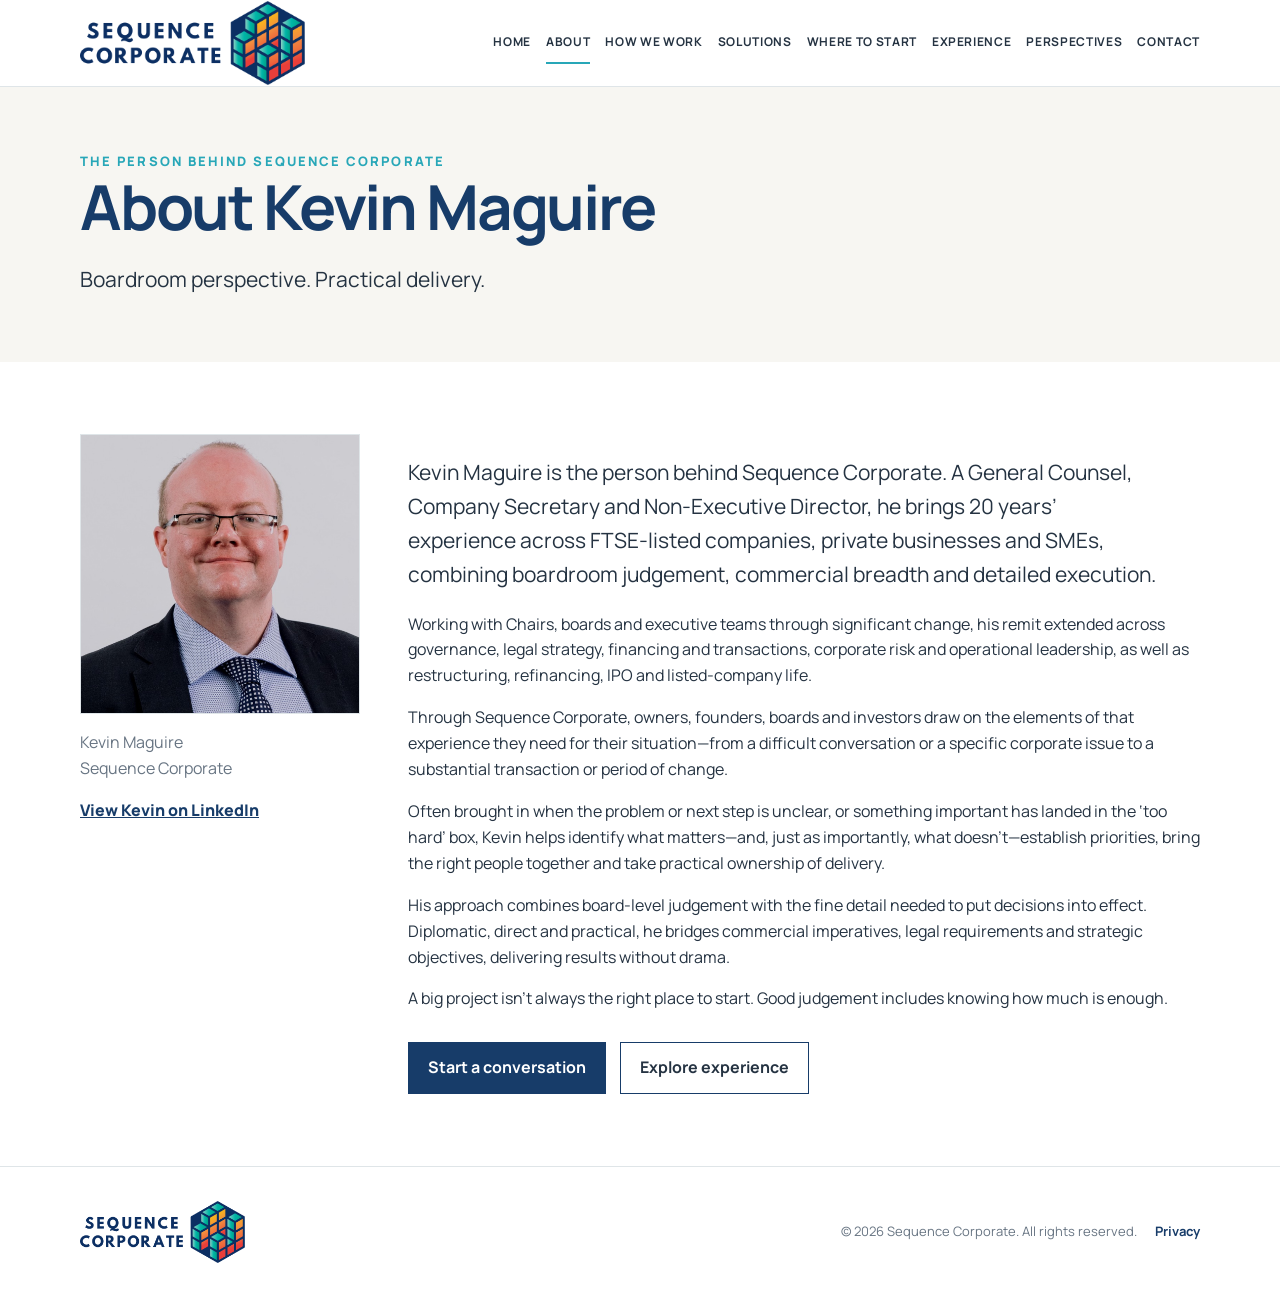
<file: about.html>
<!DOCTYPE html>
<html lang="en"><head><meta charset="utf-8"/><meta content="width=device-width,initial-scale=1" name="viewport"/><title>About Kevin Maguire | Sequence Corporate</title><meta content="Kevin Maguire brings 20 years of FTSE-listed, private business and SME experience as General Counsel, Company Secretary and Non-Executive Director." name="description"/><link href="assets/sequence-icon.png" rel="icon"/><link href="https://fonts.googleapis.com" rel="preconnect"/><link crossorigin="" href="https://fonts.gstatic.com" rel="preconnect"/><link href="https://fonts.googleapis.com/css2?family=Manrope:wght@400;500;600;700;800&amp;display=swap" rel="stylesheet"/><link href="assets/styles.css" rel="stylesheet"/><link href="https://sequencecorporate.life/about" rel="canonical"/><meta content="index, follow" name="robots"/><meta content="Sequence Corporate" property="og:site_name"/><meta content="website" property="og:type"/><meta content="About Kevin Maguire | Sequence Corporate" property="og:title"/><meta content="Kevin Maguire brings 20 years of FTSE-listed, private business and SME experience as General Counsel, Company Secretary and Non-Executive Director." property="og:description"/><meta content="https://sequencecorporate.life/about" property="og:url"/><meta content="summary" name="twitter:card"/><meta content="About Kevin Maguire | Sequence Corporate" name="twitter:title"/><meta content="Kevin Maguire brings 20 years of FTSE-listed, private business and SME experience as General Counsel, Company Secretary and Non-Executive Director." name="twitter:description"/><link href="assets/perspectives.css" rel="stylesheet"/><link href="assets/navigation-v12.css" rel="stylesheet"/></head><body><header><div class="wrap nav"><a href="index.html"><img alt="Sequence Corporate" class="logo" src="assets/sequence-logo.png"/></a><button aria-label="Open menu" class="menu">☰</button><nav><a class="" href="index.html">Home</a><a class="active" href="about.html">About</a><a class="" href="how-we-work.html">How we work</a><a class="" href="solutions.html">Solutions</a><a class="" href="where-to-start.html">Where to start</a><a class="" href="experience.html">Experience</a><a class="" href="perspectives.html">Perspectives</a><a class="" href="contact.html">Contact</a></nav></div></header><main><div class="pagehead"><div class="wrap"><div class="eyebrow">The person behind Sequence Corporate</div><h1>About Kevin Maguire</h1><p class="lead">Boardroom perspective. Practical delivery.</p></div></div><section><div class="wrap experience"><div><img class="about-portrait" src="assets/kevin-maguire.png" alt="Kevin Maguire" width="549" height="550"/><p class="muted">Kevin Maguire<br>Sequence Corporate</p><a class="text-link" href="https://www.linkedin.com/in/kevin-maguire-5ab64832/">View Kevin on LinkedIn</a></div><div class="about-copy"><p class="lead">Kevin Maguire is the person behind Sequence Corporate. A General Counsel, Company Secretary and Non-Executive Director, he brings 20 years’ experience across FTSE-listed companies, private businesses and SMEs, combining boardroom judgement, commercial breadth and detailed execution.</p>
<p>Working with Chairs, boards and executive teams through significant change, his remit extended across governance, legal strategy, financing and transactions, corporate risk and operational leadership, as well as restructuring, refinancing, IPO and listed-company life.</p>
<p>Through Sequence Corporate, owners, founders, boards and investors draw on the elements of that experience they need for their situation—from a difficult conversation or a specific corporate issue to a substantial transaction or period of change.</p>
<p>Often brought in when the problem or next step is unclear, or something important has landed in the ‘too hard’ box, Kevin helps identify what matters—and, just as importantly, what doesn’t—establish priorities, bring the right people together and take practical ownership of delivery.</p>
<p>His approach combines board-level judgement with the fine detail needed to put decisions into effect. Diplomatic, direct and practical, he bridges commercial imperatives, legal requirements and strategic objectives, delivering results without drama.</p>
<p>A big project isn’t always the right place to start. Good judgement includes knowing how much is enough.</p>
<div class="actions"><a class="btn primary" href="contact.html">Start a conversation</a><a class="btn" href="experience.html">Explore experience</a></div></div></div></section></main><footer><div class="wrap footer"><img alt="Sequence Corporate" src="assets/sequence-logo.png"/><div class="footer-meta"><span>© 2026 Sequence Corporate. All rights reserved.</span><a href="privacy.html">Privacy</a></div></div></footer><script src="js/site.js"></script></body></html>
</file>
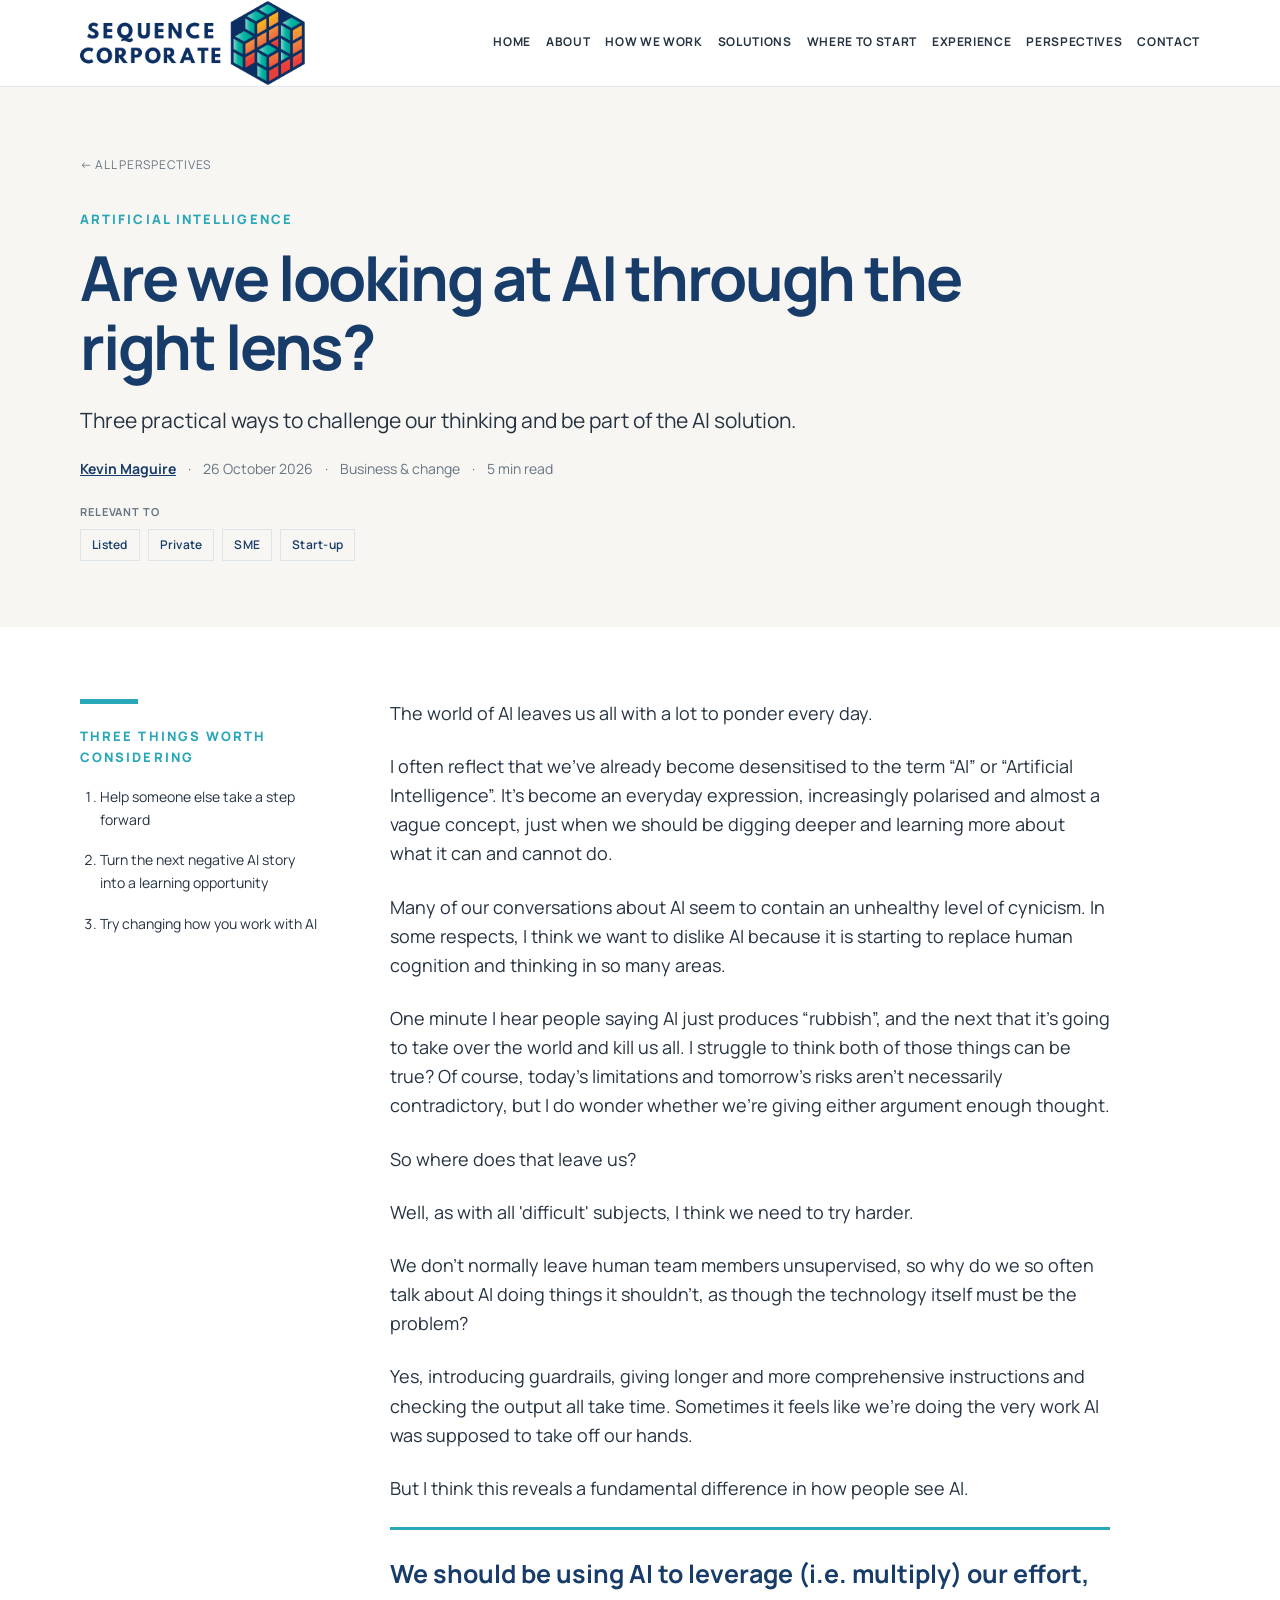
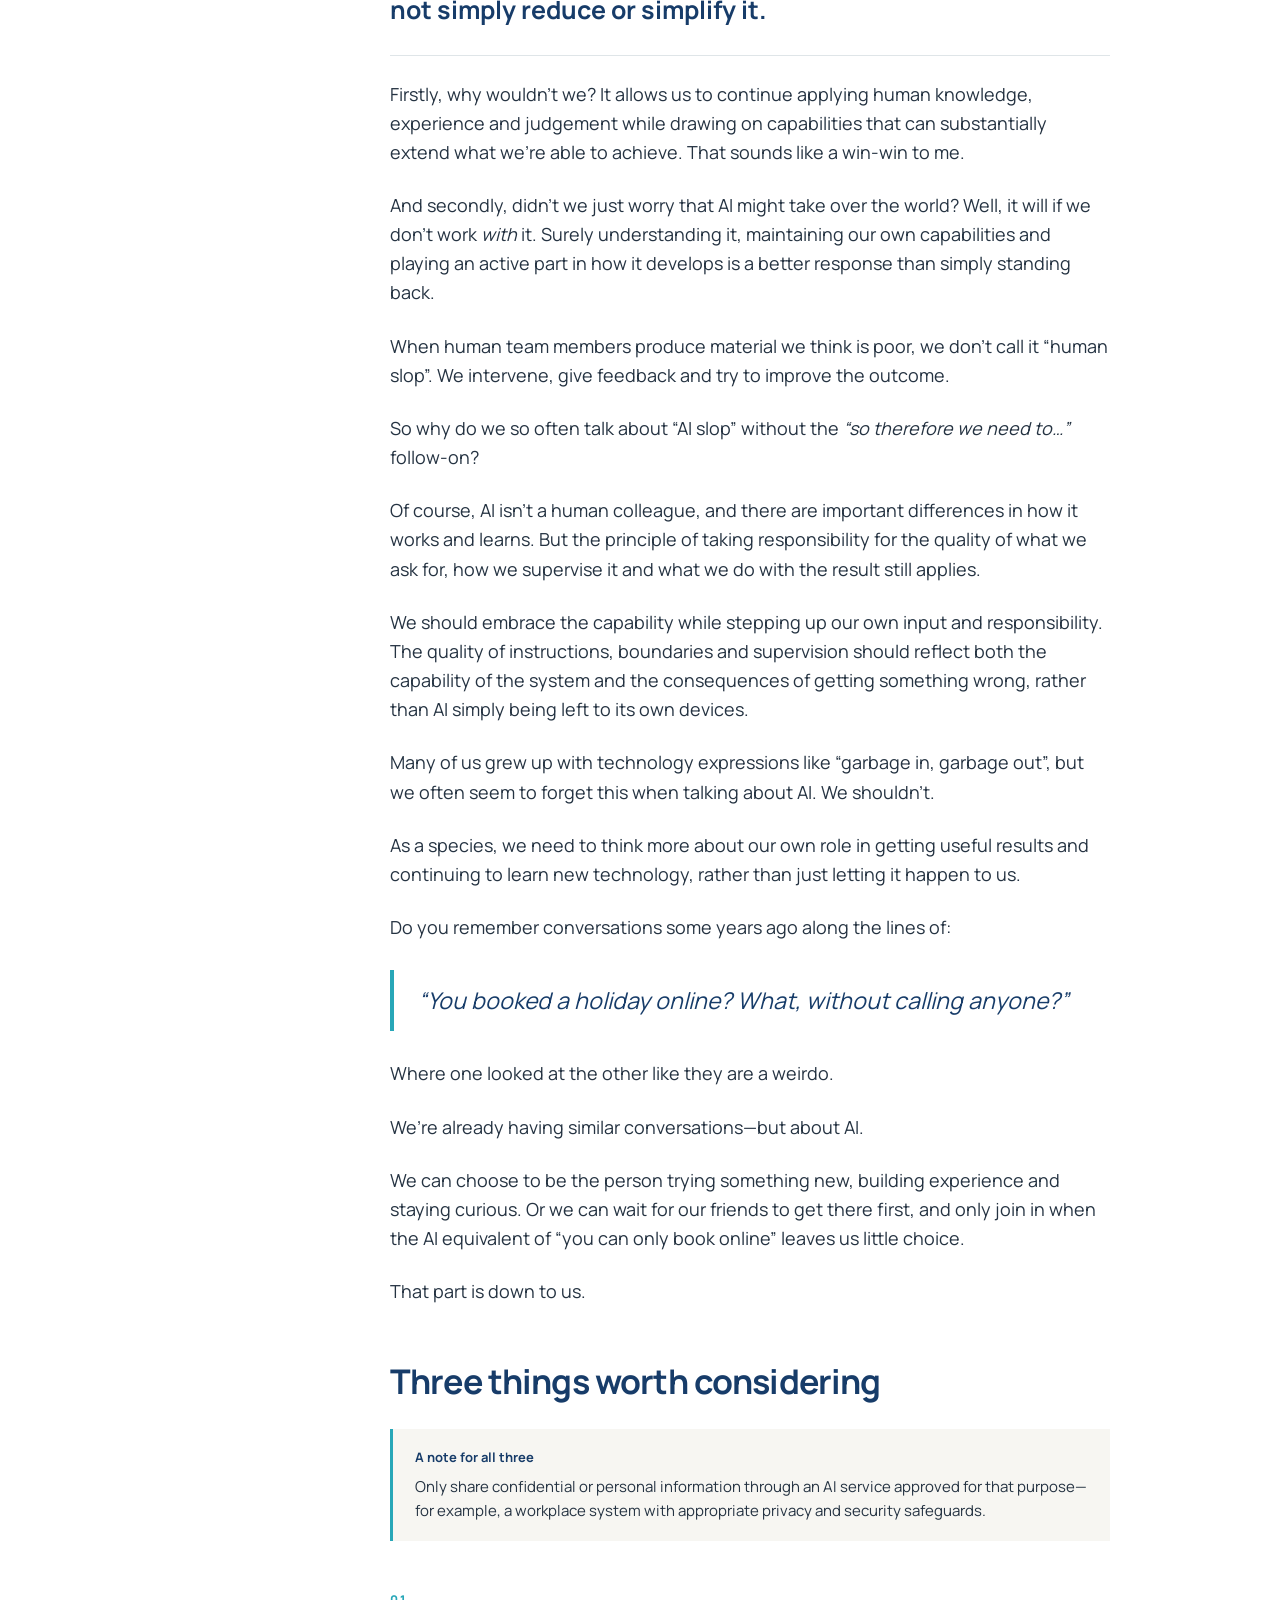
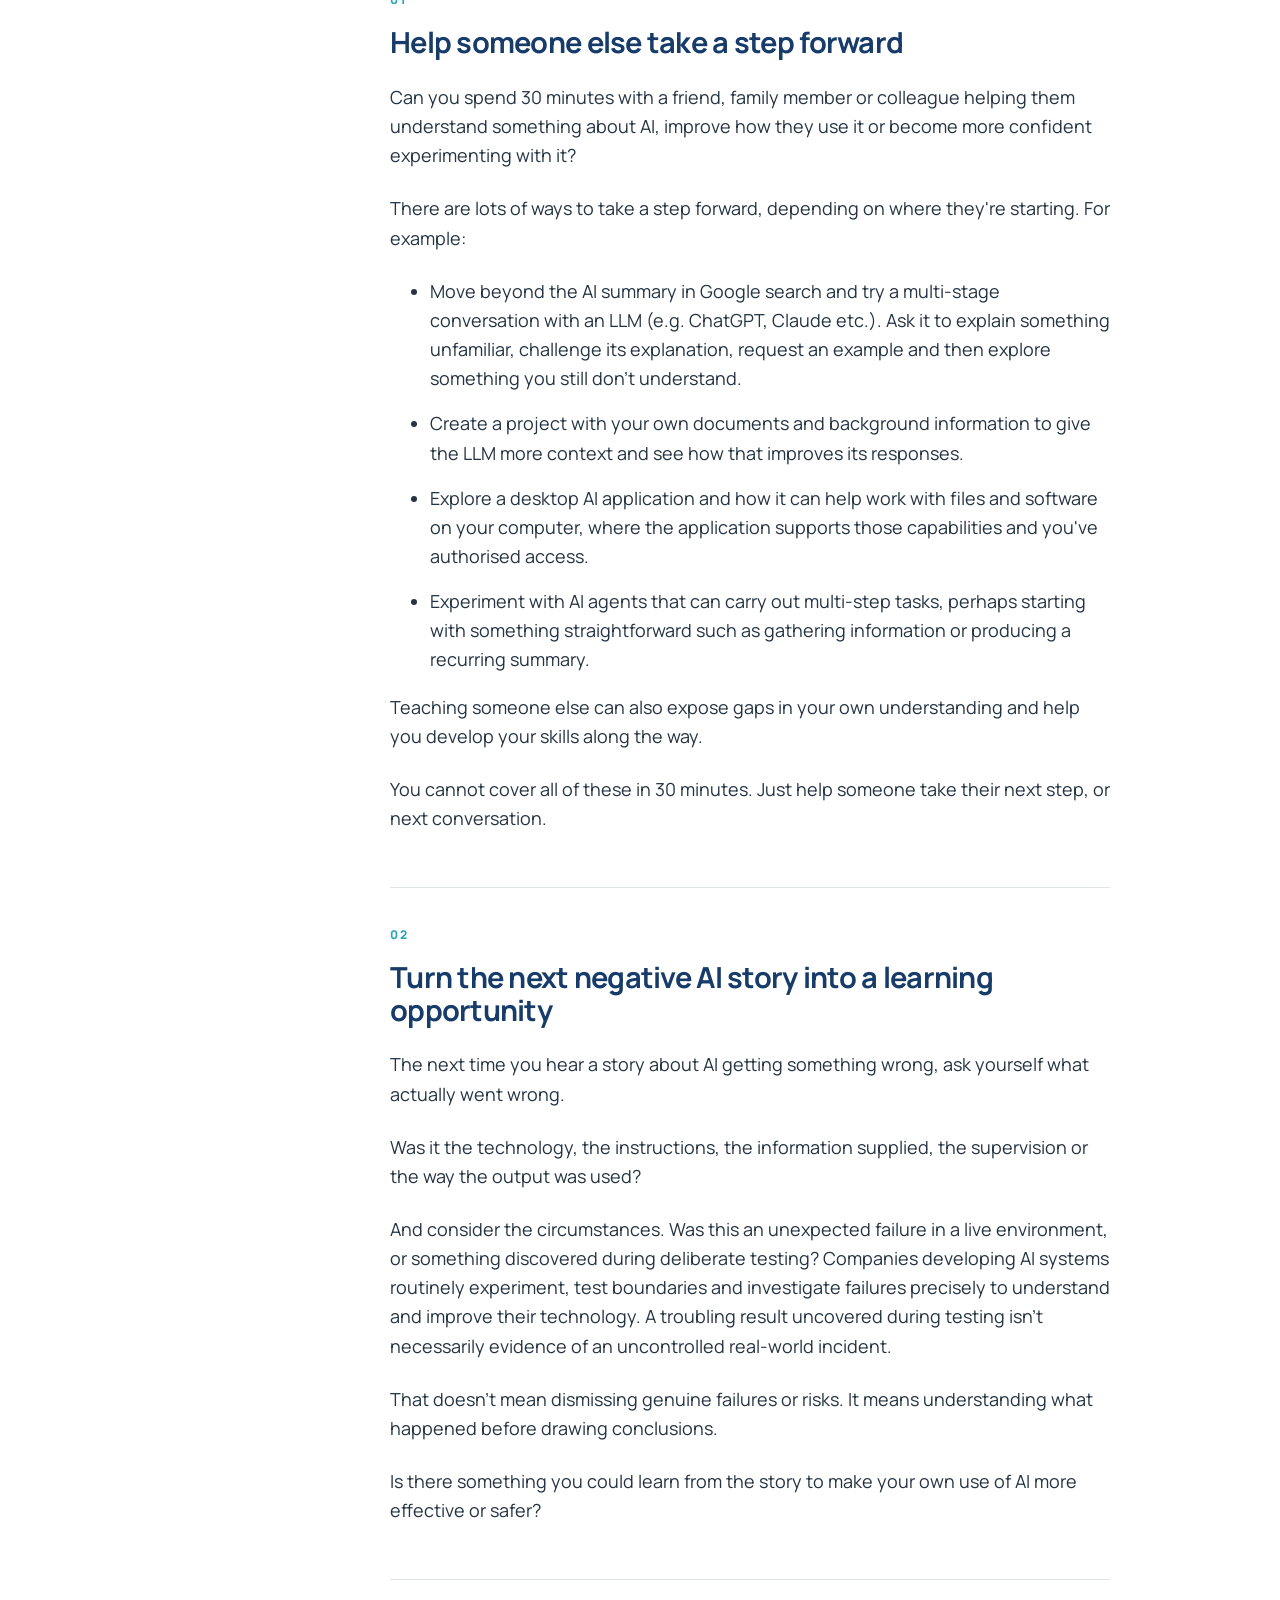
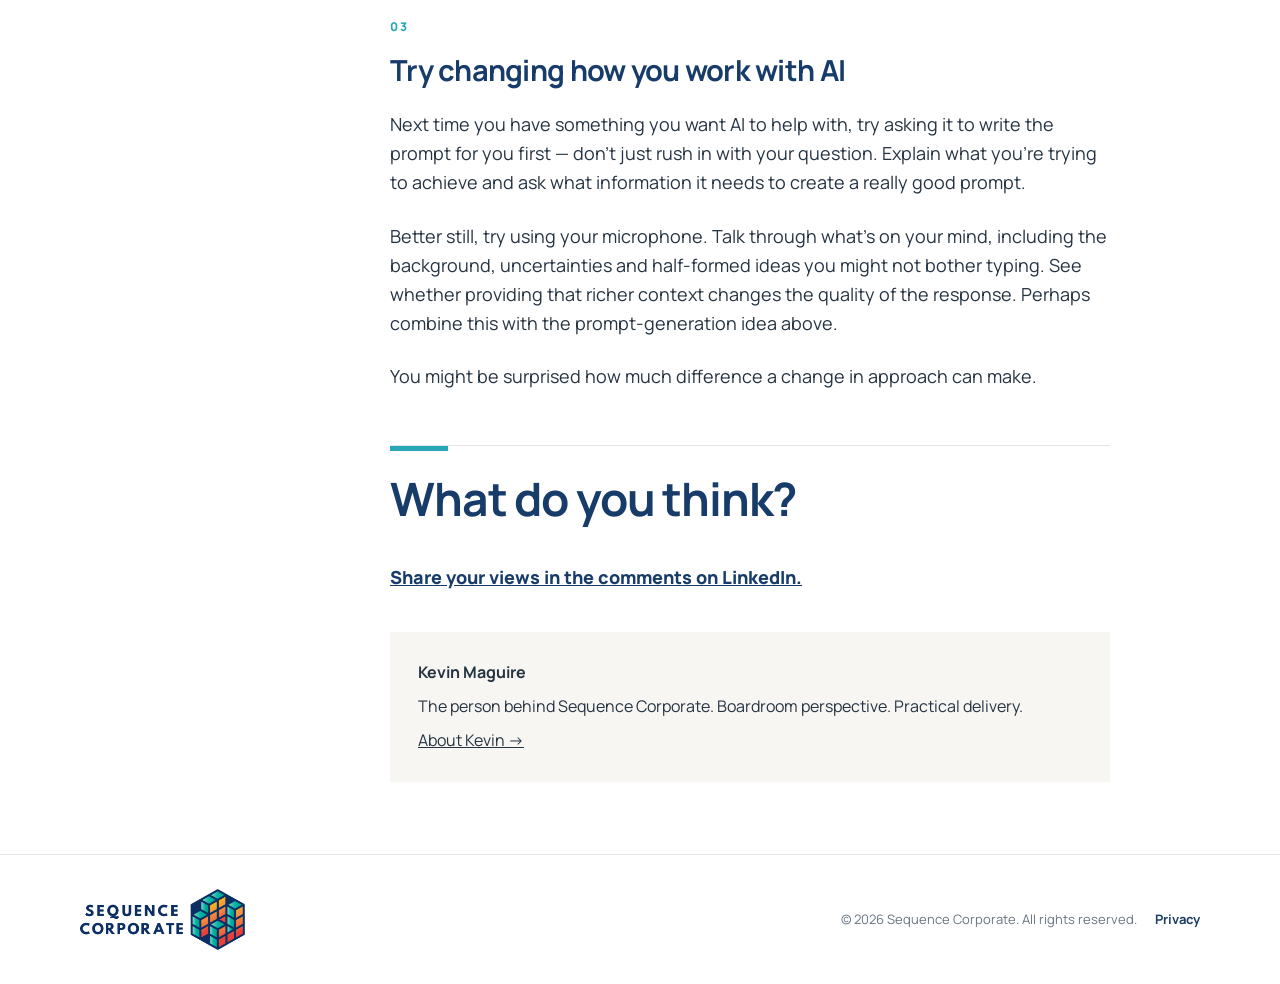
<file: are-we-looking-at-ai-through-the-right-lens.html>
<!DOCTYPE html>
<html lang="en"><head><meta charset="utf-8"/><meta content="width=device-width,initial-scale=1" name="viewport"/><title>Are we looking at AI through the right lens? | Sequence Corporate</title><meta content="Three practical ways to challenge our thinking and be part of the AI solution." name="description"/><link href="assets/sequence-icon.png" rel="icon"/><link href="https://fonts.googleapis.com" rel="preconnect"/><link crossorigin="" href="https://fonts.gstatic.com" rel="preconnect"/><link href="https://fonts.googleapis.com/css2?family=Manrope:wght@400;500;600;700;800&amp;display=swap" rel="stylesheet"/><link href="assets/styles.css" rel="stylesheet"/><link href="https://sequencecorporate.life/are-we-looking-at-ai-through-the-right-lens" rel="canonical"/><meta content="index, follow" name="robots"/><meta content="Sequence Corporate" property="og:site_name"/><meta content="article" property="og:type"/><meta content="Are we looking at AI through the right lens? | Sequence Corporate" property="og:title"/><meta content="Three practical ways to challenge our thinking and be part of the AI solution." property="og:description"/><meta content="https://sequencecorporate.life/are-we-looking-at-ai-through-the-right-lens" property="og:url"/><meta content="summary_large_image" name="twitter:card"/><meta content="Are we looking at AI through the right lens? | Sequence Corporate" name="twitter:title"/><meta content="Three practical ways to challenge our thinking and be part of the AI solution." name="twitter:description"/><link href="assets/perspectives.css" rel="stylesheet"/><link href="assets/navigation-v12.css" rel="stylesheet"/><script type="application/ld+json">{"@context":"https://schema.org","@type":"Article","headline":"Are we looking at AI through the right lens?","description":"Three practical ways to challenge our thinking and be part of the AI solution.","datePublished":"2026-10-26","author":{"@type":"Person","name":"Kevin Maguire","url":"https://sequencecorporate.life/about"},"publisher":{"@type":"Organization","name":"Sequence Corporate","url":"https://sequencecorporate.life/"},"mainEntityOfPage":"https://sequencecorporate.life/are-we-looking-at-ai-through-the-right-lens","articleSection":"Artificial intelligence","inLanguage":"en-GB","image":"https://sequencecorporate.life/are-we-looking-at-ai-through-the-right-lens.png"}</script><meta property="og:image" content="https://sequencecorporate.life/are-we-looking-at-ai-through-the-right-lens.png"/><meta property="og:image:type" content="image/png"/><meta property="og:image:width" content="1200"/><meta property="og:image:height" content="627"/><meta property="og:image:alt" content="Perspectives by Sequence Corporate: Are we looking at AI through the right lens?"/><meta name="twitter:image" content="https://sequencecorporate.life/are-we-looking-at-ai-through-the-right-lens.png"/><meta name="twitter:image:alt" content="Perspectives by Sequence Corporate: Are we looking at AI through the right lens?"/></head><body><header><div class="wrap nav"><a href="index.html"><img alt="Sequence Corporate" class="logo" src="assets/sequence-logo.png"/></a><button aria-label="Open menu" class="menu">☰</button><nav><a class="" href="index.html">Home</a><a class="" href="about.html">About</a><a class="" href="how-we-work.html">How we work</a><a class="" href="solutions.html">Solutions</a><a class="" href="where-to-start.html">Where to start</a><a class="" href="experience.html">Experience</a><a class="" href="perspectives.html">Perspectives</a><a class="" href="contact.html">Contact</a></nav></div></header><main><div class="pagehead article-head"><div class="wrap"><a class="back" href="perspectives.html">← All perspectives</a><p class="eyebrow">Artificial intelligence</p><h1>Are we looking at AI through the right lens?</h1><p class="lead">Three practical ways to challenge our thinking and be part of the AI solution.</p><p class="article-meta"><a href="about.html">Kevin Maguire</a> <span>·</span> <time datetime="2026-10-26">26 October 2026</time> <span>·</span> Business &amp; change <span>·</span> <span class="reading-time">5 min read</span></p><div class="perspective-categories" aria-label="Relevant to"><span class="category-label">Relevant to</span><ul><li>Listed</li><li>Private</li><li>SME</li><li>Start-up</li></ul></div></div></div><section><div class="wrap article-layout"><aside><div class="rule"></div><p class="eyebrow">Three things worth considering</p><ol><li><a href="#next-step">Help someone else take a step forward</a></li><li><a href="#stories">Turn the next negative AI story into a learning opportunity</a></li><li><a href="#conversation">Try changing how you work with AI</a></li></ol></aside><article class="article-prose"><p>The world of AI leaves us all with a lot to ponder every day.</p>
<p>I often reflect that we've already become desensitised to the term “AI” or “Artificial Intelligence”. It's become an everyday expression, increasingly polarised and almost a vague concept, just when we should be digging deeper and learning more about what it can and cannot do.</p>
<p>Many of our conversations about AI seem to contain an unhealthy level of cynicism. In some respects, I think we want to dislike AI because it is starting to replace human cognition and thinking in so many areas.</p>
<p>One minute I hear people saying AI just produces “rubbish”, and the next that it's going to take over the world and kill us all. I struggle to think both of those things can be true? Of course, today's limitations and tomorrow's risks aren't necessarily contradictory, but I do wonder whether we're giving either argument enough thought.</p>
<p>So where does that leave us?</p>
<p>Well, as with all 'difficult' subjects, I think we need to try harder.</p>
<p>We don't normally leave human team members unsupervised, so why do we so often talk about AI doing things it shouldn't, as though the technology itself must be the problem?</p>
<p>Yes, introducing guardrails, giving longer and more comprehensive instructions and checking the output all take time. Sometimes it feels like we're doing the very work AI was supposed to take off our hands.</p>
<p>But I think this reveals a fundamental difference in how people see AI.</p>
<p class="article-pull"><strong>We should be using AI to leverage (i.e. multiply) our effort, not simply reduce or simplify it.</strong></p>
<p>Firstly, why wouldn't we? It allows us to continue applying human knowledge, experience and judgement while drawing on capabilities that can substantially extend what we're able to achieve. That sounds like a win-win to me.</p>
<p>And secondly, didn't we just worry that AI might take over the world? Well, it will if we don't work <em>with</em> it. Surely understanding it, maintaining our own capabilities and playing an active part in how it develops is a better response than simply standing back.</p>
<p>When human team members produce material we think is poor, we don't call it “human slop”. We intervene, give feedback and try to improve the outcome.</p>
<p>So why do we so often talk about “AI slop” without the <em>“so therefore we need to…”</em> follow-on?</p>
<p>Of course, AI isn't a human colleague, and there are important differences in how it works and learns. But the principle of taking responsibility for the quality of what we ask for, how we supervise it and what we do with the result still applies.</p>
<p>We should embrace the capability while stepping up our own input and responsibility. The quality of instructions, boundaries and supervision should reflect both the capability of the system and the consequences of getting something wrong, rather than AI simply being left to its own devices.</p>
<p>Many of us grew up with technology expressions like “garbage in, garbage out”, but we often seem to forget this when talking about AI. We shouldn't.</p>
<p>As a species, we need to think more about our own role in getting useful results and continuing to learn new technology, rather than just letting it happen to us.</p>
<p>Do you remember conversations some years ago along the lines of:</p>
<blockquote><em>“You booked a holiday online? What, without calling anyone?”</em></blockquote>
<p>Where one looked at the other like they are a weirdo.</p>
<p>We’re already having similar conversations—but about AI.</p>
<p>We can choose to be the person trying something new, building experience and staying curious. Or we can wait for our friends to get there first, and only join in when the AI equivalent of “you can only book online” leaves us little choice.</p>
<p>That part is down to us.</p>
<h2 class="consider-heading">Three things worth considering</h2>
<aside class="article-shared-note" aria-label="A note for all three suggestions"><strong>A note for all three</strong><p>Only share confidential or personal information through an AI service approved for that purpose—for example, a workplace system with appropriate privacy and security safeguards.</p></aside>
<section id="next-step"><span class="topic-number">01</span><h2>Help someone else take a step forward</h2>
<p>Can you spend 30 minutes with a friend, family member or colleague helping them understand something about AI, improve how they use it or become more confident experimenting with it?</p>
<p>There are lots of ways to take a step forward, depending on where they're starting. For example:</p>
<ul>
<li>Move beyond the AI summary in Google search and try a multi-stage conversation with an LLM (e.g. ChatGPT, Claude etc.). Ask it to explain something unfamiliar, challenge its explanation, request an example and then explore something you still don't understand.</li>
<li>Create a project with your own documents and background information to give the LLM more context and see how that improves its responses.</li>
<li>Explore a desktop AI application and how it can help work with files and software on your computer, where the application supports those capabilities and you've authorised access.</li>
<li>Experiment with AI agents that can carry out multi-step tasks, perhaps starting with something straightforward such as gathering information or producing a recurring summary.</li>
</ul>
<p>Teaching someone else can also expose gaps in your own understanding and help you develop your skills along the way.</p>
<p>You cannot cover all of these in 30 minutes. Just help someone take their next step, or next conversation.</p>
</section>
<section id="stories"><span class="topic-number">02</span><h2>Turn the next negative AI story into a learning opportunity</h2>
<p>The next time you hear a story about AI getting something wrong, ask yourself what actually went wrong.</p>
<p>Was it the technology, the instructions, the information supplied, the supervision or the way the output was used?</p>
<p>And consider the circumstances. Was this an unexpected failure in a live environment, or something discovered during deliberate testing? Companies developing AI systems routinely experiment, test boundaries and investigate failures precisely to understand and improve their technology. A troubling result uncovered during testing isn't necessarily evidence of an uncontrolled real-world incident.</p>
<p>That doesn't mean dismissing genuine failures or risks. It means understanding what happened before drawing conclusions.</p>
<p>Is there something you could learn from the story to make your own use of AI more effective or safer?</p>
</section>
<section id="conversation"><span class="topic-number">03</span><h2>Try changing how you work with AI</h2>
<p>Next time you have something you want AI to help with, try asking it to write the prompt for you first — don't just rush in with your question. Explain what you're trying to achieve and ask what information it needs to create a really good prompt.</p>
<p>Better still, try using your microphone. Talk through what's on your mind, including the background, uncertainties and half-formed ideas you might not bother typing. See whether providing that richer context changes the quality of the response. Perhaps combine this with the prompt-generation idea above.</p>

<p>You might be surprised how much difference a change in approach can make.</p>
</section>
<!-- LinkedIn destination is set in js/article-discussions.js after the post is published. -->
<div class="article-discussion" data-discussion="are-we-looking-at-ai-through-the-right-lens"><div class="rule"></div><h2>What do you think?</h2><p class="discussion-invitation"><a class="text-link" href="https://lnkd.in/p/eVQCSge2">Share your views in the comments on LinkedIn.</a></p></div><div class="author-card"><strong>Kevin Maguire</strong><p>The person behind Sequence Corporate. Boardroom perspective. Practical delivery.</p><a href="about.html">About Kevin →</a></div></article></div></section></main><footer><div class="wrap footer"><img alt="Sequence Corporate" src="assets/sequence-logo.png"/><div class="footer-meta"><span>© 2026 Sequence Corporate. All rights reserved.</span><a href="privacy.html">Privacy</a></div></div></footer><script src="js/site.js"></script></body></html>
</file>
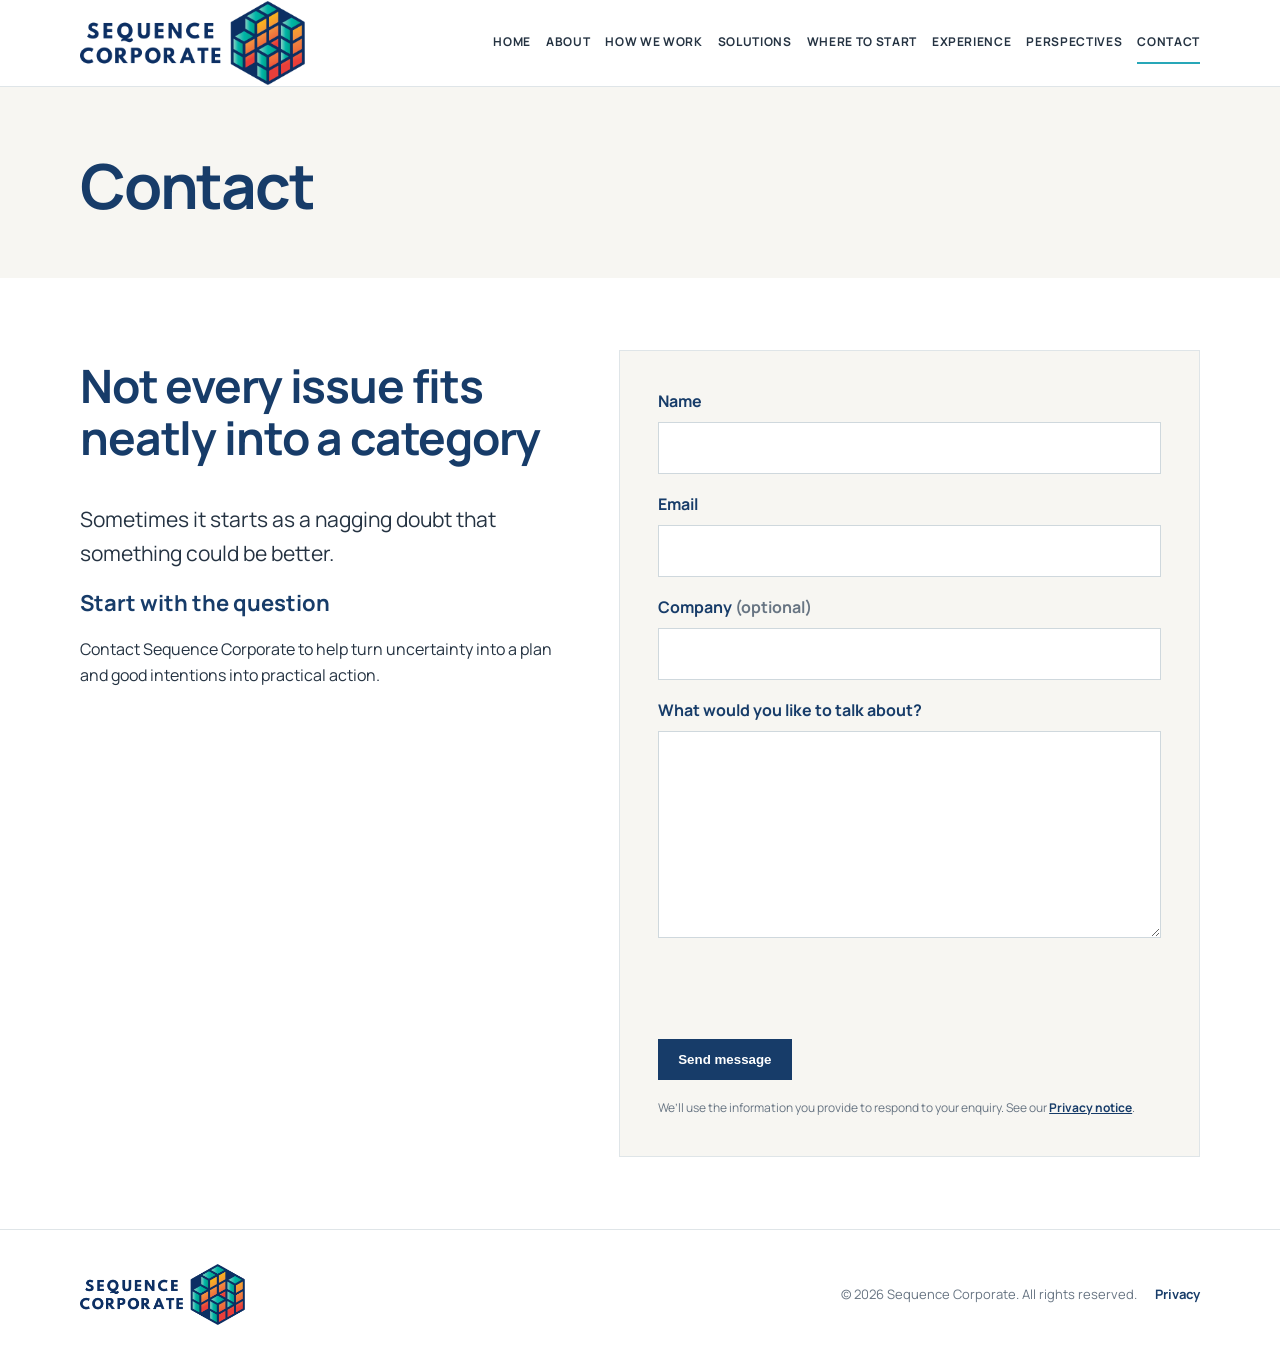
<file: contact.html>
<!DOCTYPE html>
<html lang="en"><head><meta charset="utf-8"/><meta content="width=device-width,initial-scale=1" name="viewport"/><title>Contact Sequence Corporate | Start With the Question</title><meta content="Contact Sequence Corporate for practical support with governance, risk, transactions and complex business challenges. You do not need to arrive with a finished brief." name="description"/><link href="assets/sequence-icon.png" rel="icon"/><link href="https://fonts.googleapis.com" rel="preconnect"/><link crossorigin="" href="https://fonts.gstatic.com" rel="preconnect"/><link href="https://fonts.googleapis.com/css2?family=Manrope:wght@400;500;600;700;800&amp;display=swap" rel="stylesheet"/><link href="assets/styles.css" rel="stylesheet"/><script async="" defer="" src="https://challenges.cloudflare.com/turnstile/v0/api.js"></script><link href="https://sequencecorporate.life/contact" rel="canonical"/><meta content="index, follow" name="robots"/><meta content="Sequence Corporate" property="og:site_name"/><meta content="website" property="og:type"/><meta content="Contact | Sequence Corporate" property="og:title"/><meta content="Contact Sequence Corporate for practical support with governance, risk, transactions and complex business challenges. You do not need to arrive with a finished brief." property="og:description"/><meta content="https://sequencecorporate.life/contact" property="og:url"/><meta content="summary" name="twitter:card"/><meta content="Contact | Sequence Corporate" name="twitter:title"/><meta content="Contact Sequence Corporate for practical support with governance, risk, transactions and complex business challenges. You do not need to arrive with a finished brief." name="twitter:description"/><link href="assets/navigation-v12.css" rel="stylesheet"/></head><body><header><div class="wrap nav"><a href="index.html"><img alt="Sequence Corporate" class="logo" src="assets/sequence-logo.png"/></a><button aria-label="Open menu" class="menu">☰</button><nav><a href="index.html">Home</a><a class="" href="about.html">About</a><a href="how-we-work.html">How we work</a><a href="solutions.html">Solutions</a><a href="where-to-start.html">Where to start</a><a href="experience.html">Experience</a><a class="" href="perspectives.html">Perspectives</a><a class="active" href="contact.html">Contact</a></nav></div></header><main><div class="pagehead"><div class="wrap"><h1>Contact</h1></div></div><section><div class="wrap contact-layout"><div class="contact-copy"><h2>Not every issue fits neatly into a category</h2><p class="lead">Sometimes it starts as a nagging doubt that something could be better.</p><h3>Start with the question</h3><p>Contact Sequence Corporate to help turn uncertainty into a plan and good intentions into practical action.</p></div><div class="contactbox"><form action="/api/contact" class="contact-form" method="post"><div class="field"><label for="name">Name</label><input autocomplete="name" id="name" maxlength="100" name="name" required="" type="text"/></div><div class="field"><label for="email">Email</label><input autocomplete="email" id="email" maxlength="200" name="email" required="" type="email"/></div><div class="field"><label for="company">Company <span class="muted">(optional)</span></label><input autocomplete="organization" id="company" maxlength="150" name="company" type="text"/></div><div class="field"><label for="message">What would you like to talk about?</label><textarea id="message" maxlength="5000" name="message" required="" rows="7"></textarea></div><div aria-hidden="true" class="hp"><label for="website">Website</label><input autocomplete="off" id="website" name="website" tabindex="-1" type="text"/></div><div class="cf-turnstile" data-action="contact" data-sitekey="0x4AAAAAAEt1tBxW5BlvfXlB" data-theme="light"></div><button class="btn primary" type="submit">Send message</button><p class="form-note">We’ll use the information you provide to respond to your enquiry. See our <a href="privacy.html">Privacy notice</a>.</p></form></div></div></section></main><footer><div class="wrap footer"><img alt="Sequence Corporate" src="assets/sequence-logo.png"/><div class="footer-meta"><span>© 2026 Sequence Corporate. All rights reserved.</span><a href="privacy.html">Privacy</a></div></div></footer><script src="js/site.js"></script></body></html>
</file>
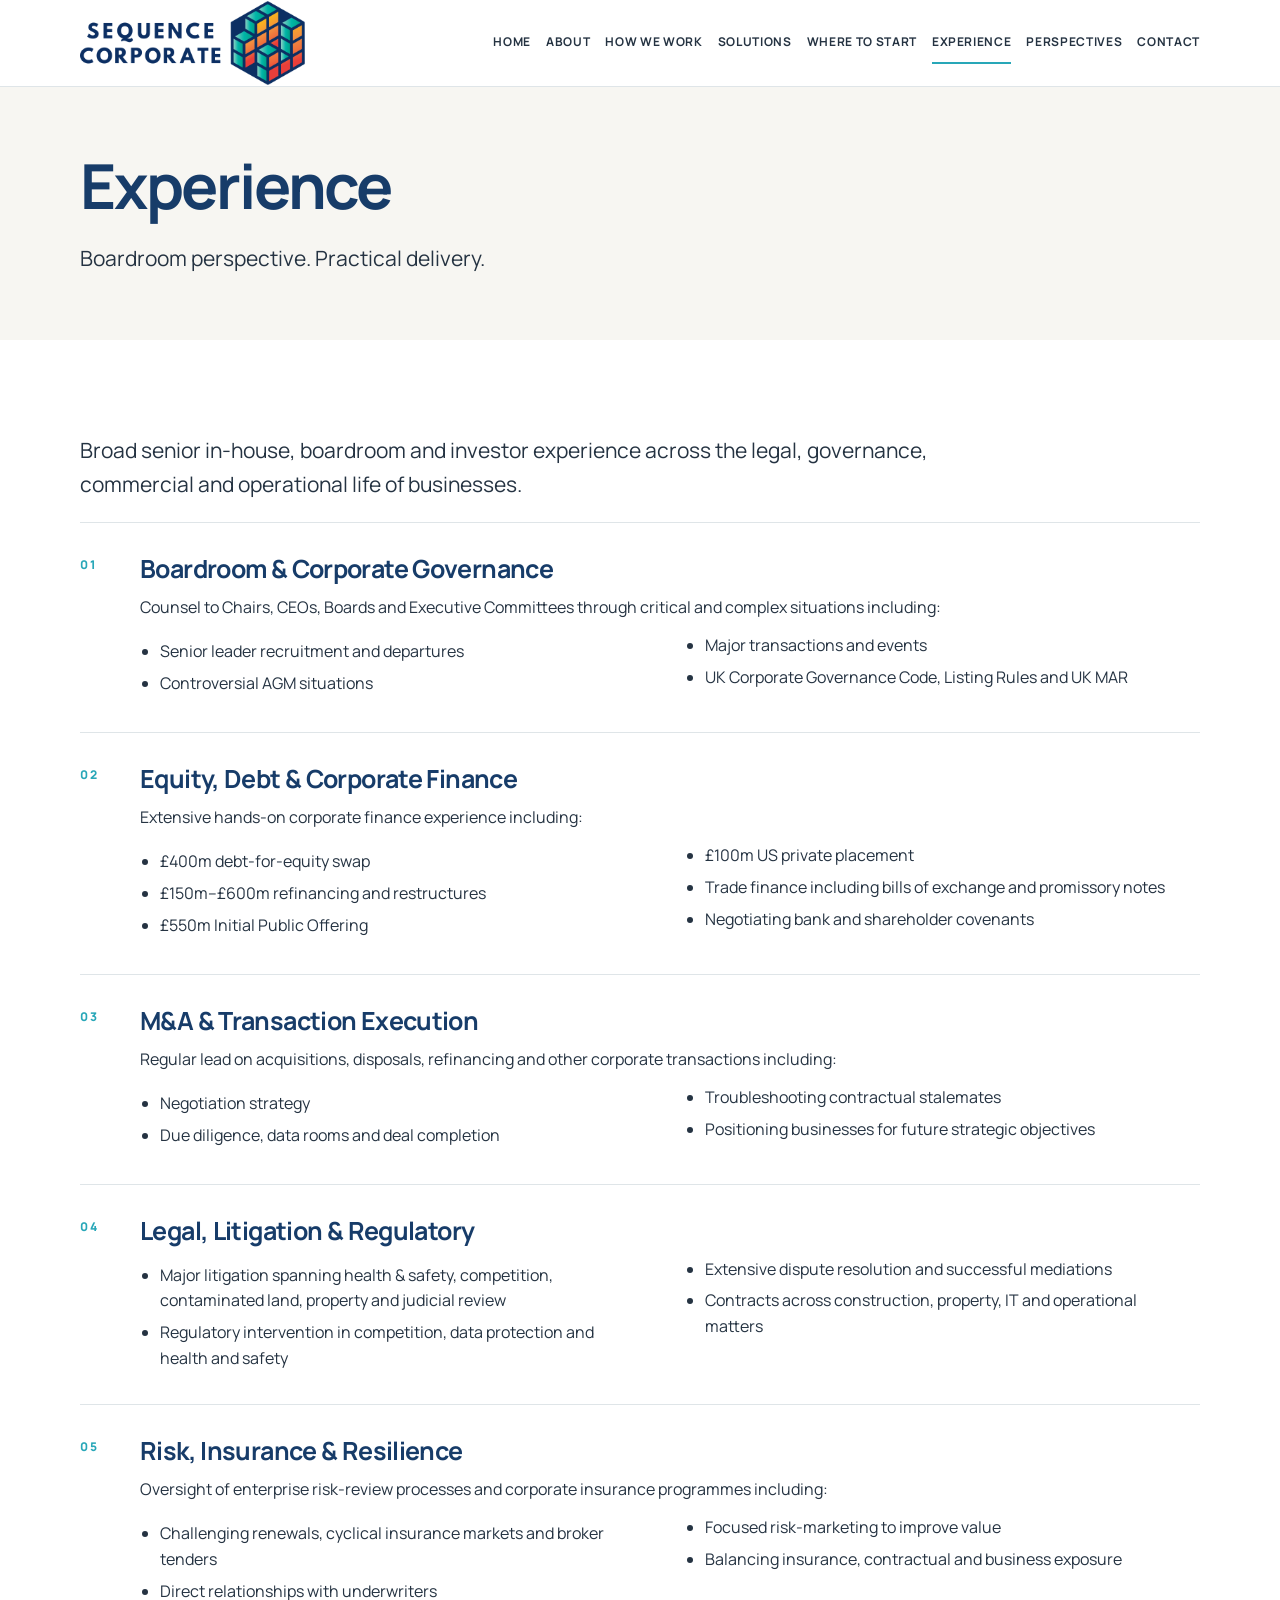
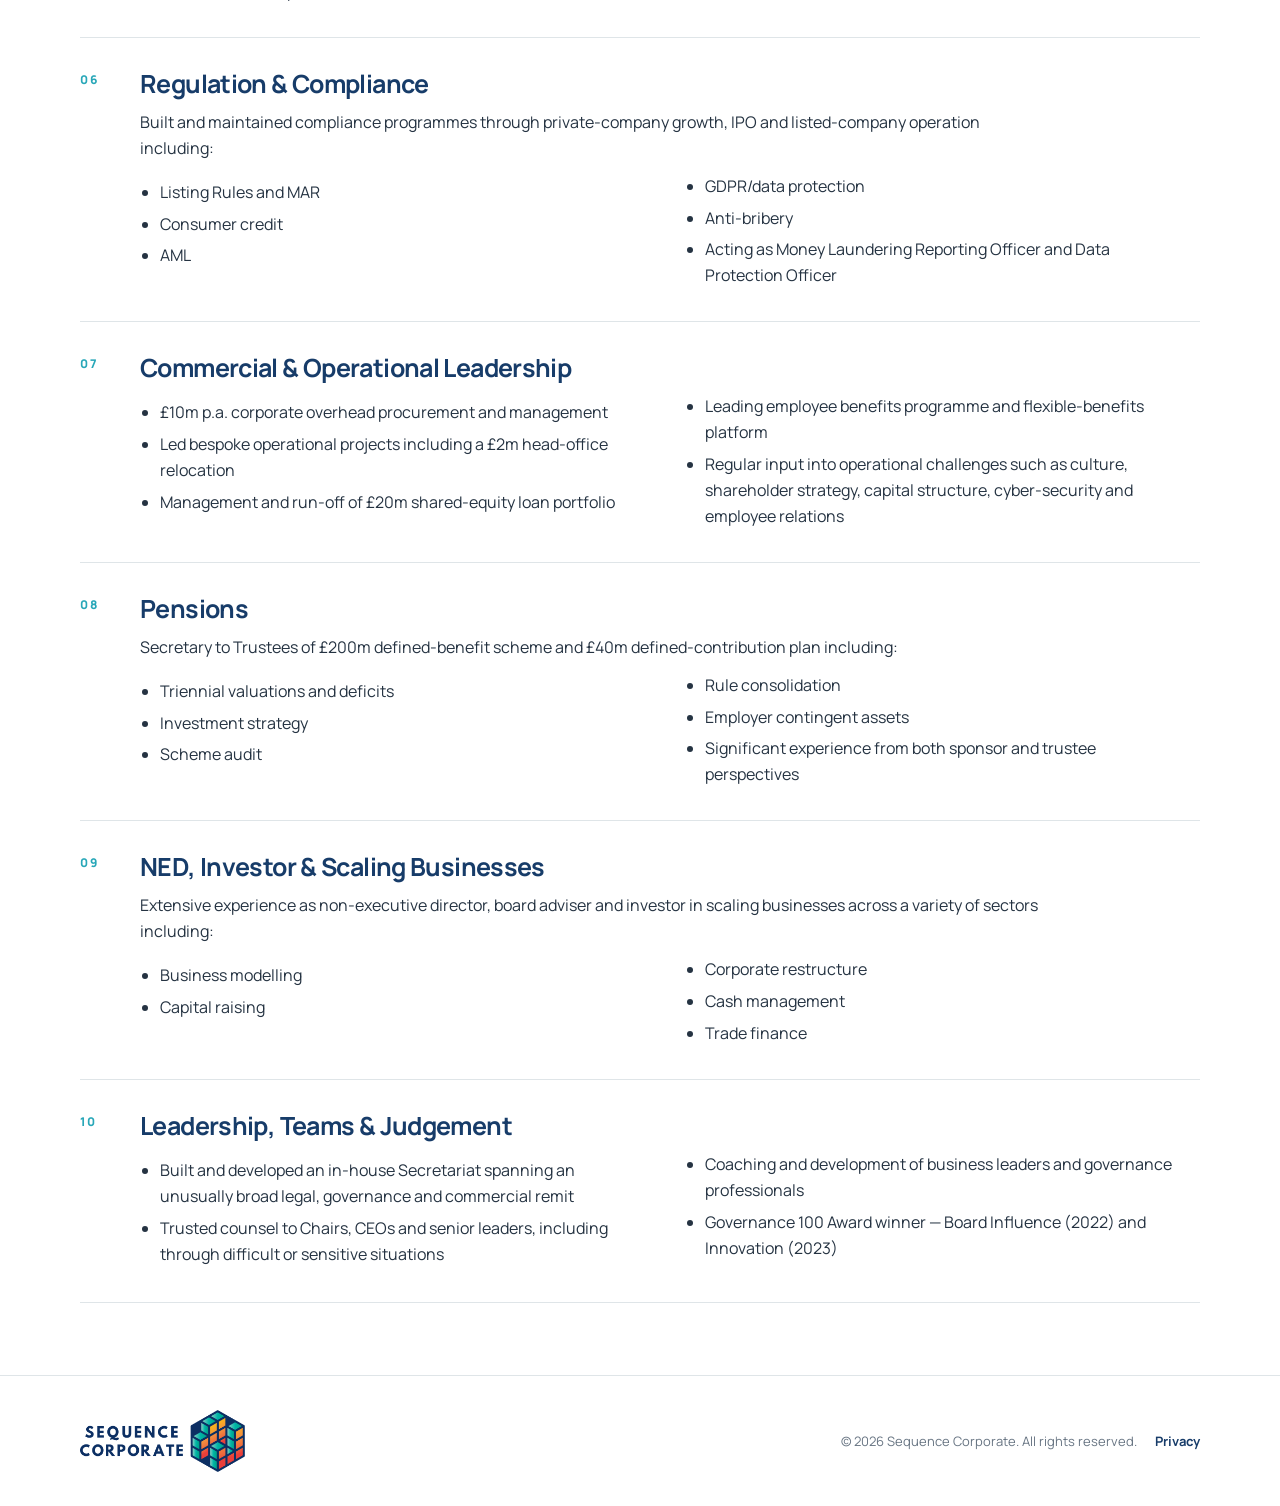
<file: experience.html>
<!DOCTYPE html>

<html lang="en"><head><meta charset="utf-8"/><meta content="width=device-width,initial-scale=1" name="viewport"/><title>Boardroom, Legal &amp; Corporate Finance Experience | Sequence Corporate</title><meta content="Senior boardroom, governance, corporate finance, M&amp;A, legal, regulatory, risk, insurance and operational experience across the life of businesses." name="description"/><link href="assets/sequence-icon.png" rel="icon"/><link href="https://fonts.googleapis.com" rel="preconnect"/><link crossorigin="" href="https://fonts.gstatic.com" rel="preconnect"/><link href="https://fonts.googleapis.com/css2?family=Manrope:wght@400;500;600;700;800&amp;display=swap" rel="stylesheet"/><link href="assets/styles.css" rel="stylesheet"/><link href="https://sequencecorporate.life/experience" rel="canonical"/><meta content="index, follow" name="robots"/><meta content="Sequence Corporate" property="og:site_name"/><meta content="website" property="og:type"/><meta content="Experience | Sequence Corporate" property="og:title"/><meta content="Senior boardroom, governance, corporate finance, M&amp;A, legal, regulatory, risk, insurance and operational experience across the life of businesses." property="og:description"/><meta content="https://sequencecorporate.life/experience" property="og:url"/><meta content="summary" name="twitter:card"/><meta content="Experience | Sequence Corporate" name="twitter:title"/><meta content="Senior boardroom, governance, corporate finance, M&amp;A, legal, regulatory, risk, insurance and operational experience across the life of businesses." name="twitter:description"/><link href="assets/navigation-v12.css" rel="stylesheet"/></head><body><header><div class="wrap nav"><a href="index.html"><img alt="Sequence Corporate" class="logo" src="assets/sequence-logo.png"/></a><button aria-label="Open menu" class="menu">☰</button><nav><a class="" href="index.html">Home</a><a class="" href="about.html">About</a><a class="" href="how-we-work.html">How we work</a><a class="" href="solutions.html">Solutions</a><a class="" href="where-to-start.html">Where to start</a><a class="active" href="experience.html">Experience</a><a class="" href="perspectives.html">Perspectives</a><a class="" href="contact.html">Contact</a></nav></div></header><main><div class="pagehead"><div class="wrap"><h1>Experience</h1><p class="lead">Boardroom perspective. Practical delivery.</p></div></div><section><div class="wrap"><p class="lead narrow">Broad senior in-house, boardroom and investor experience across the legal, governance, commercial and operational life of businesses.</p><div class="experience-index"><article class="exp-item"><div class="exp-no">01</div><div><h2>Boardroom &amp; Corporate Governance</h2><p>Counsel to Chairs, CEOs, Boards and Executive Committees through critical and complex situations including:</p><ul><li>Senior leader recruitment and departures</li><li>Controversial AGM situations</li><li>Major transactions and events</li><li>UK Corporate Governance Code, Listing Rules and UK MAR</li></ul></div></article><article class="exp-item"><div class="exp-no">02</div><div><h2>Equity, Debt &amp; Corporate Finance</h2><p>Extensive hands-on corporate finance experience including:</p><ul><li>£400m debt-for-equity swap</li><li>£150m–£600m refinancing and restructures</li><li>£550m Initial Public Offering</li><li>£100m US private placement</li><li>Trade finance including bills of exchange and promissory notes</li><li>Negotiating bank and shareholder covenants</li></ul></div></article><article class="exp-item"><div class="exp-no">03</div><div><h2>M&amp;A &amp; Transaction Execution</h2><p>Regular lead on acquisitions, disposals, refinancing and other corporate transactions including:</p><ul><li>Negotiation strategy</li><li>Due diligence, data rooms and deal completion</li><li>Troubleshooting contractual stalemates</li><li>Positioning businesses for future strategic objectives</li></ul></div></article><article class="exp-item"><div class="exp-no">04</div><div><h2>Legal, Litigation &amp; Regulatory</h2><ul><li>Major litigation spanning health &amp; safety, competition, contaminated land, property and judicial review</li><li>Regulatory intervention in competition, data protection and health and safety</li><li>Extensive dispute resolution and successful mediations</li><li>Contracts across construction, property, IT and operational matters</li></ul></div></article><article class="exp-item"><div class="exp-no">05</div><div><h2>Risk, Insurance &amp; Resilience</h2><p>Oversight of enterprise risk-review processes and corporate insurance programmes including:</p><ul><li>Challenging renewals, cyclical insurance markets and broker tenders</li><li>Direct relationships with underwriters</li><li>Focused risk-marketing to improve value</li><li>Balancing insurance, contractual and business exposure</li></ul></div></article><article class="exp-item"><div class="exp-no">06</div><div><h2>Regulation &amp; Compliance</h2><p>Built and maintained compliance programmes through private-company growth, IPO and listed-company operation including:</p><ul><li>Listing Rules and MAR</li><li>Consumer credit</li><li>AML</li><li>GDPR/data protection</li><li>Anti-bribery</li><li>Acting as Money Laundering Reporting Officer and Data Protection Officer</li></ul></div></article><article class="exp-item"><div class="exp-no">07</div><div><h2>Commercial &amp; Operational Leadership</h2><ul><li>£10m p.a. corporate overhead procurement and management</li><li>Led bespoke operational projects including a £2m head-office relocation</li><li>Management and run-off of £20m shared-equity loan portfolio</li><li>Leading employee benefits programme and flexible-benefits platform</li><li>Regular input into operational challenges such as culture, shareholder strategy, capital structure, cyber-security and employee relations</li></ul></div></article><article class="exp-item"><div class="exp-no">08</div><div><h2>Pensions</h2><p>Secretary to Trustees of £200m defined-benefit scheme and £40m defined-contribution plan including:</p><ul><li>Triennial valuations and deficits</li><li>Investment strategy</li><li>Scheme audit</li><li>Rule consolidation</li><li>Employer contingent assets</li><li>Significant experience from both sponsor and trustee perspectives</li></ul></div></article><article class="exp-item"><div class="exp-no">09</div><div><h2>NED, Investor &amp; Scaling Businesses</h2><p>Extensive experience as non-executive director, board adviser and investor in scaling businesses across a variety of sectors including:</p><ul><li>Business modelling</li><li>Capital raising</li><li>Corporate restructure</li><li>Cash management</li><li>Trade finance</li></ul></div></article><article class="exp-item"><div class="exp-no">10</div><div><h2>Leadership, Teams &amp; Judgement</h2><ul><li>Built and developed an in-house Secretariat spanning an unusually broad legal, governance and commercial remit</li><li>Trusted counsel to Chairs, CEOs and senior leaders, including through difficult or sensitive situations</li><li>Coaching and development of business leaders and governance professionals</li><li>Governance 100 Award winner — Board Influence (2022) and Innovation (2023)</li></ul></div></article></div></div></section></main><footer><div class="wrap footer"><img alt="Sequence Corporate" src="assets/sequence-logo.png"/><div class="footer-meta"><span>© 2026 Sequence Corporate. All rights reserved.</span><a href="privacy.html">Privacy</a></div></div></footer><script src="js/site.js"></script></body></html>
</file>
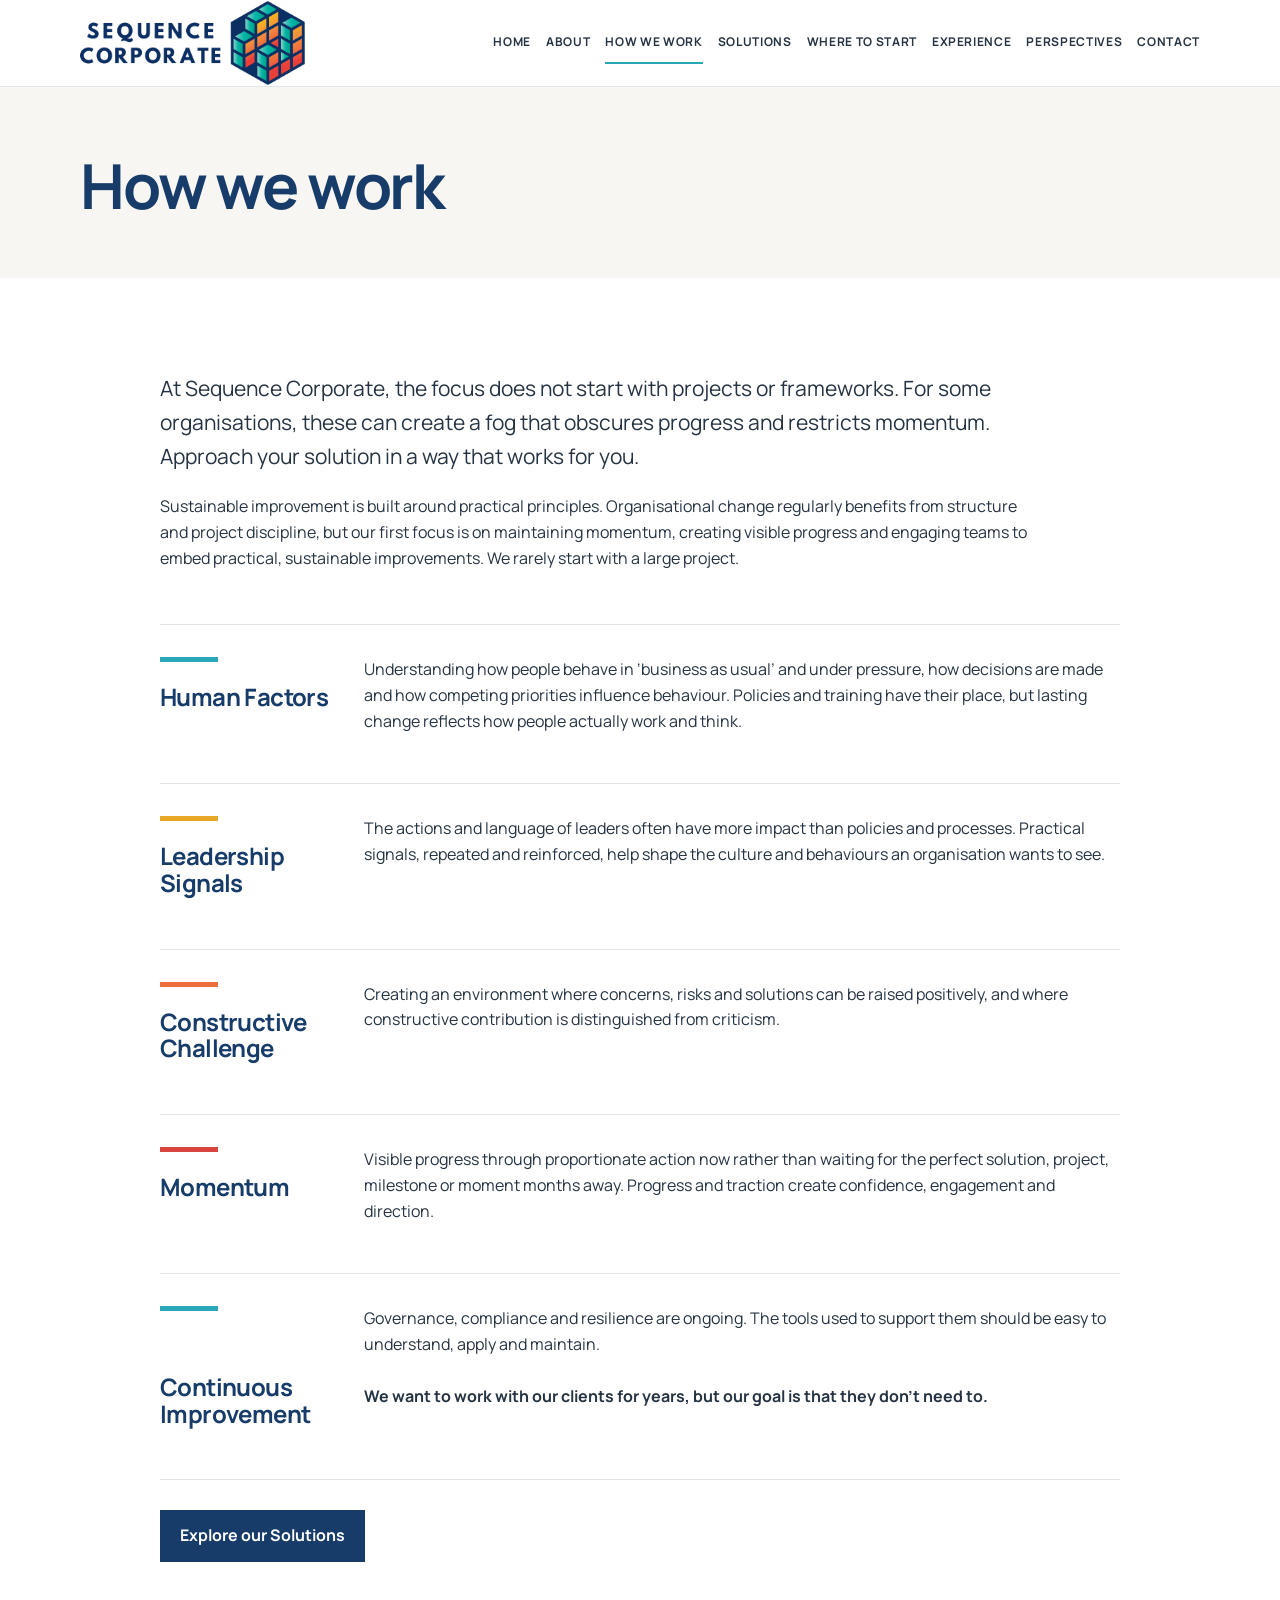
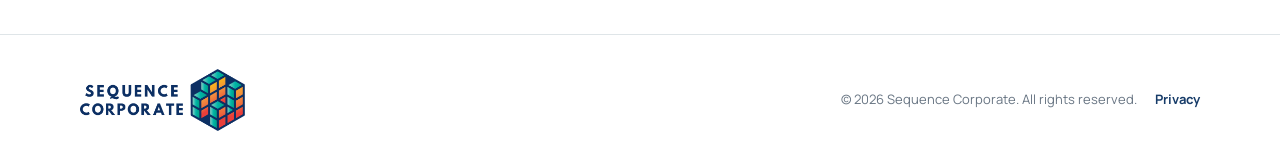
<file: how-we-work.html>
<!DOCTYPE html>
<html lang="en"><head><meta charset="utf-8"/><meta content="width=device-width,initial-scale=1" name="viewport"/><title>How We Work | Practical Corporate Support | Sequence Corporate</title><meta content="A practical approach to governance, risk and business challenges: proportionate action, visible progress, constructive challenge and continuous improvement." name="description"/><link href="assets/sequence-icon.png" rel="icon"/><link href="https://fonts.googleapis.com" rel="preconnect"/><link crossorigin="" href="https://fonts.gstatic.com" rel="preconnect"/><link href="https://fonts.googleapis.com/css2?family=Manrope:wght@400;500;600;700;800&amp;display=swap" rel="stylesheet"/><link href="assets/styles.css" rel="stylesheet"/><link href="https://sequencecorporate.life/how-we-work" rel="canonical"/><meta content="index, follow" name="robots"/><meta content="Sequence Corporate" property="og:site_name"/><meta content="website" property="og:type"/><meta content="How We Work | Sequence Corporate" property="og:title"/><meta content="A practical approach to governance, risk and business challenges: proportionate action, visible progress, constructive challenge and continuous improvement." property="og:description"/><meta content="https://sequencecorporate.life/how-we-work" property="og:url"/><meta content="summary" name="twitter:card"/><meta content="How We Work | Sequence Corporate" name="twitter:title"/><meta content="A practical approach to governance, risk and business challenges: proportionate action, visible progress, constructive challenge and continuous improvement." name="twitter:description"/><link href="assets/navigation-v12.css" rel="stylesheet"/></head><body><header><div class="wrap nav"><a href="index.html"><img alt="Sequence Corporate" class="logo" src="assets/sequence-logo.png"/></a><button aria-label="Open menu" class="menu">☰</button><nav><a class="" href="index.html">Home</a><a class="" href="about.html">About</a><a class="active" href="how-we-work.html">How we work</a><a class="" href="solutions.html">Solutions</a><a class="" href="where-to-start.html">Where to start</a><a class="" href="experience.html">Experience</a><a class="" href="perspectives.html">Perspectives</a><a class="" href="contact.html">Contact</a></nav></div></header><main><div class="pagehead"><div class="wrap"><h1>How we work</h1></div></div><section><div class="wrap prose"><p class="lead">At Sequence Corporate, the focus does not start with projects or frameworks. For some organisations, these can create a fog that obscures progress and restricts momentum. Approach your solution in a way that works for you.</p><p>Sustainable improvement is built around practical principles. Organisational change regularly benefits from structure and project discipline, but our first focus is on maintaining momentum, creating visible progress and engaging teams to embed practical, sustainable improvements. We rarely start with a large project.</p><div class="principles"><article><div class="rule"></div><h2>Human Factors</h2><p>Understanding how people behave in ‘business as usual’ and under pressure, how decisions are made and how competing priorities influence behaviour. Policies and training have their place, but lasting change reflects how people actually work and think.</p></article><article><div class="rule amber"></div><h2>Leadership Signals</h2><p>The actions and language of leaders often have more impact than policies and processes. Practical signals, repeated and reinforced, help shape the culture and behaviours an organisation wants to see.</p></article><article><div class="rule orange"></div><h2>Constructive Challenge</h2><p>Creating an environment where concerns, risks and solutions can be raised positively, and where constructive contribution is distinguished from criticism.</p></article><article><div class="rule red"></div><h2>Momentum</h2><p>Visible progress through proportionate action now rather than waiting for the perfect solution, project, milestone or moment months away. Progress and traction create confidence, engagement and direction.</p></article><article><div class="rule"></div><h2>Continuous Improvement</h2><p>Governance, compliance and resilience are ongoing. The tools used to support them should be easy to understand, apply and maintain.</p><p><strong>We want to work with our clients for years, but our goal is that they don't need to.</strong></p></article></div><div class="actions"><a class="btn primary" href="solutions.html">Explore our Solutions</a></div></div></section></main><footer><div class="wrap footer"><img alt="Sequence Corporate" src="assets/sequence-logo.png"/><div class="footer-meta"><span>© 2026 Sequence Corporate. All rights reserved.</span><a href="privacy.html">Privacy</a></div></div></footer><script src="js/site.js"></script></body></html>
</file>
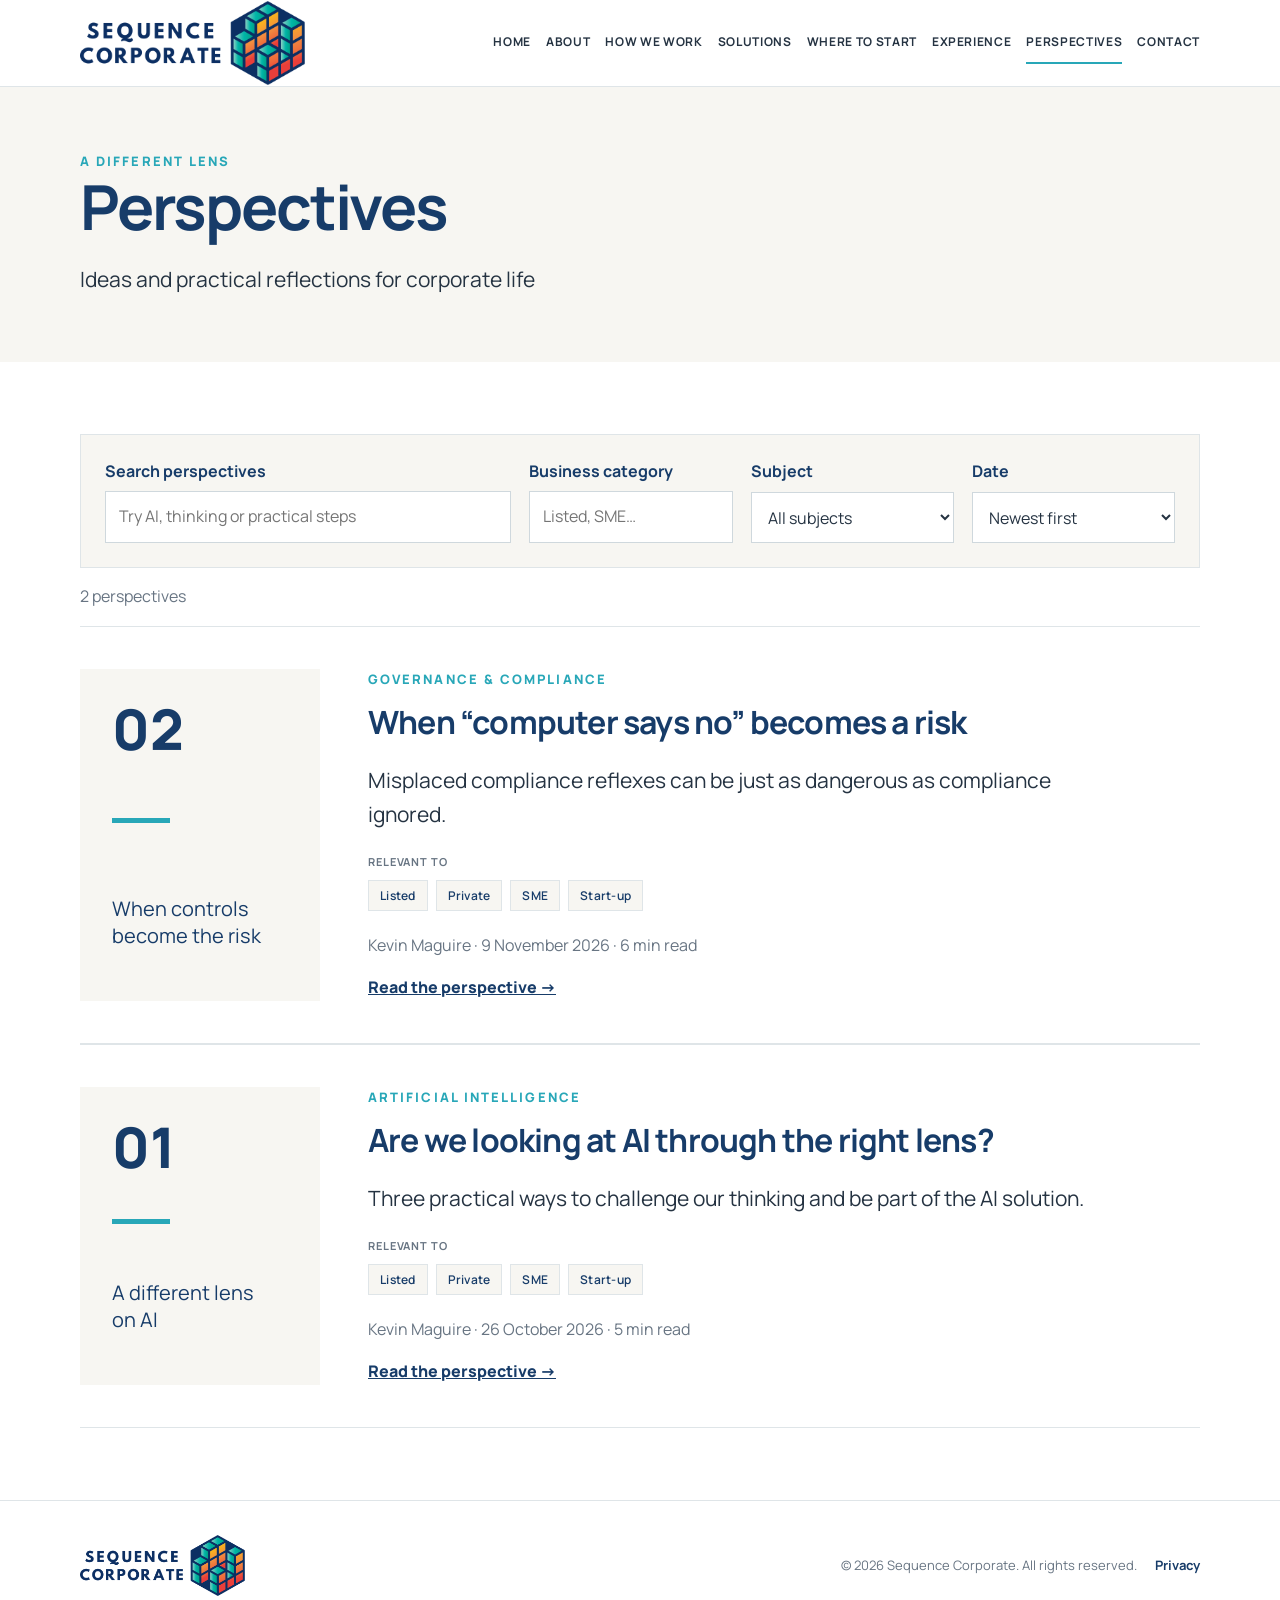
<file: perspectives.html>
<!DOCTYPE html>
<html lang="en"><head><meta charset="utf-8"/><meta content="width=device-width,initial-scale=1" name="viewport"/><title>Perspectives | Sequence Corporate</title><meta content="Practical perspectives on business, change and AI from Kevin Maguire at Sequence Corporate." name="description"/><link href="assets/sequence-icon.png" rel="icon"/><link href="https://fonts.googleapis.com" rel="preconnect"/><link crossorigin="" href="https://fonts.gstatic.com" rel="preconnect"/><link href="https://fonts.googleapis.com/css2?family=Manrope:wght@400;500;600;700;800&amp;display=swap" rel="stylesheet"/><link href="assets/styles.css" rel="stylesheet"/><link href="https://sequencecorporate.life/perspectives" rel="canonical"/><meta content="index, follow" name="robots"/><meta content="Sequence Corporate" property="og:site_name"/><meta content="website" property="og:type"/><meta content="Perspectives | Sequence Corporate" property="og:title"/><meta content="Practical perspectives on business, change and AI from Kevin Maguire at Sequence Corporate." property="og:description"/><meta content="https://sequencecorporate.life/perspectives" property="og:url"/><meta content="summary" name="twitter:card"/><meta content="Perspectives | Sequence Corporate" name="twitter:title"/><meta content="Practical perspectives on business, change and AI from Kevin Maguire at Sequence Corporate." name="twitter:description"/><link href="assets/perspectives.css" rel="stylesheet"/><link href="assets/navigation-v12.css" rel="stylesheet"/></head><body><header><div class="wrap nav"><a href="index.html"><img alt="Sequence Corporate" class="logo" src="assets/sequence-logo.png"/></a><button aria-label="Open menu" class="menu">☰</button><nav><a class="" href="index.html">Home</a><a class="" href="about.html">About</a><a class="" href="how-we-work.html">How we work</a><a class="" href="solutions.html">Solutions</a><a class="" href="where-to-start.html">Where to start</a><a class="" href="experience.html">Experience</a><a class="active" href="perspectives.html">Perspectives</a><a class="" href="contact.html">Contact</a></nav></div></header><main><div class="pagehead"><div class="wrap"><div class="eyebrow">A different lens</div><h1>Perspectives</h1><p class="lead">Ideas and practical reflections for corporate life</p></div></div><section><div class="wrap"><form class="perspective-tools" role="search" id="perspective-search"><div class="field"><label for="keywords">Search perspectives</label><input id="keywords" type="search" placeholder="Try AI, thinking or practical steps"/></div><div class="field"><label for="context">Business category</label><input id="context" type="search" list="business-categories" placeholder="Listed, SME…"/><datalist id="business-categories"><option value="Listed"></option><option value="Private"></option><option value="SME"></option><option value="Start-up"></option></datalist></div><div class="field"><label for="subject">Subject</label><select id="subject"><option value="">All subjects</option><option>Artificial intelligence</option><option>Governance &amp; compliance</option></select></div><div class="field"><label for="sort">Date</label><select id="sort"><option value="newest">Newest first</option><option value="oldest">Oldest first</option></select></div></form><p id="result-count" class="muted" role="status" aria-live="polite">2 perspectives</p><div id="perspective-results"><article class="perspective-feature" data-context="Listed|Private|SME|Start-up" data-subject="Governance &amp; compliance" data-date="2026-11-09"><div class="feature-mark" aria-hidden="true"><span>02</span><div class="rule"></div><p>When controls<br>become the risk</p></div><div><div class="eyebrow">Governance &amp; compliance</div><h2><a href="when-computer-says-no-becomes-a-risk.html">When “computer says no” becomes a risk</a></h2><p class="lead">Misplaced compliance reflexes can be just as dangerous as compliance ignored.</p><div class="perspective-categories" aria-label="Relevant to"><span class="category-label">Relevant to</span><ul><li>Listed</li><li>Private</li><li>SME</li><li>Start-up</li></ul></div><p class="muted">Kevin Maguire · <time datetime="2026-11-09">9 November 2026</time> · 6 min read</p><a class="text-link" href="when-computer-says-no-becomes-a-risk.html">Read the perspective →</a></div></article><article class="perspective-feature" data-context="Listed|Private|SME|Start-up" data-subject="Artificial intelligence" data-date="2026-10-26"><div class="feature-mark" aria-hidden="true"><span>01</span><div class="rule"></div><p>A different lens<br>on AI</p></div><div><div class="eyebrow">Artificial intelligence</div><h2><a href="are-we-looking-at-ai-through-the-right-lens.html">Are we looking at AI through the right lens?</a></h2><p class="lead">Three practical ways to challenge our thinking and be part of the AI solution.</p><div class="perspective-categories" aria-label="Relevant to"><span class="category-label">Relevant to</span><ul><li>Listed</li><li>Private</li><li>SME</li><li>Start-up</li></ul></div><p class="muted">Kevin Maguire · <time datetime="2026-10-26">26 October 2026</time> · 5 min read</p><a class="text-link" href="are-we-looking-at-ai-through-the-right-lens.html">Read the perspective →</a></div></article></div><p id="no-results" hidden>No perspectives match your search. Try another keyword or filter.</p><noscript><p>Search and filters require JavaScript. You can still read the perspective above.</p></noscript></div></section><script src="js/perspectives.js" defer></script></main><footer><div class="wrap footer"><img alt="Sequence Corporate" src="assets/sequence-logo.png"/><div class="footer-meta"><span>© 2026 Sequence Corporate. All rights reserved.</span><a href="privacy.html">Privacy</a></div></div></footer><script src="js/site.js"></script></body></html>
</file>
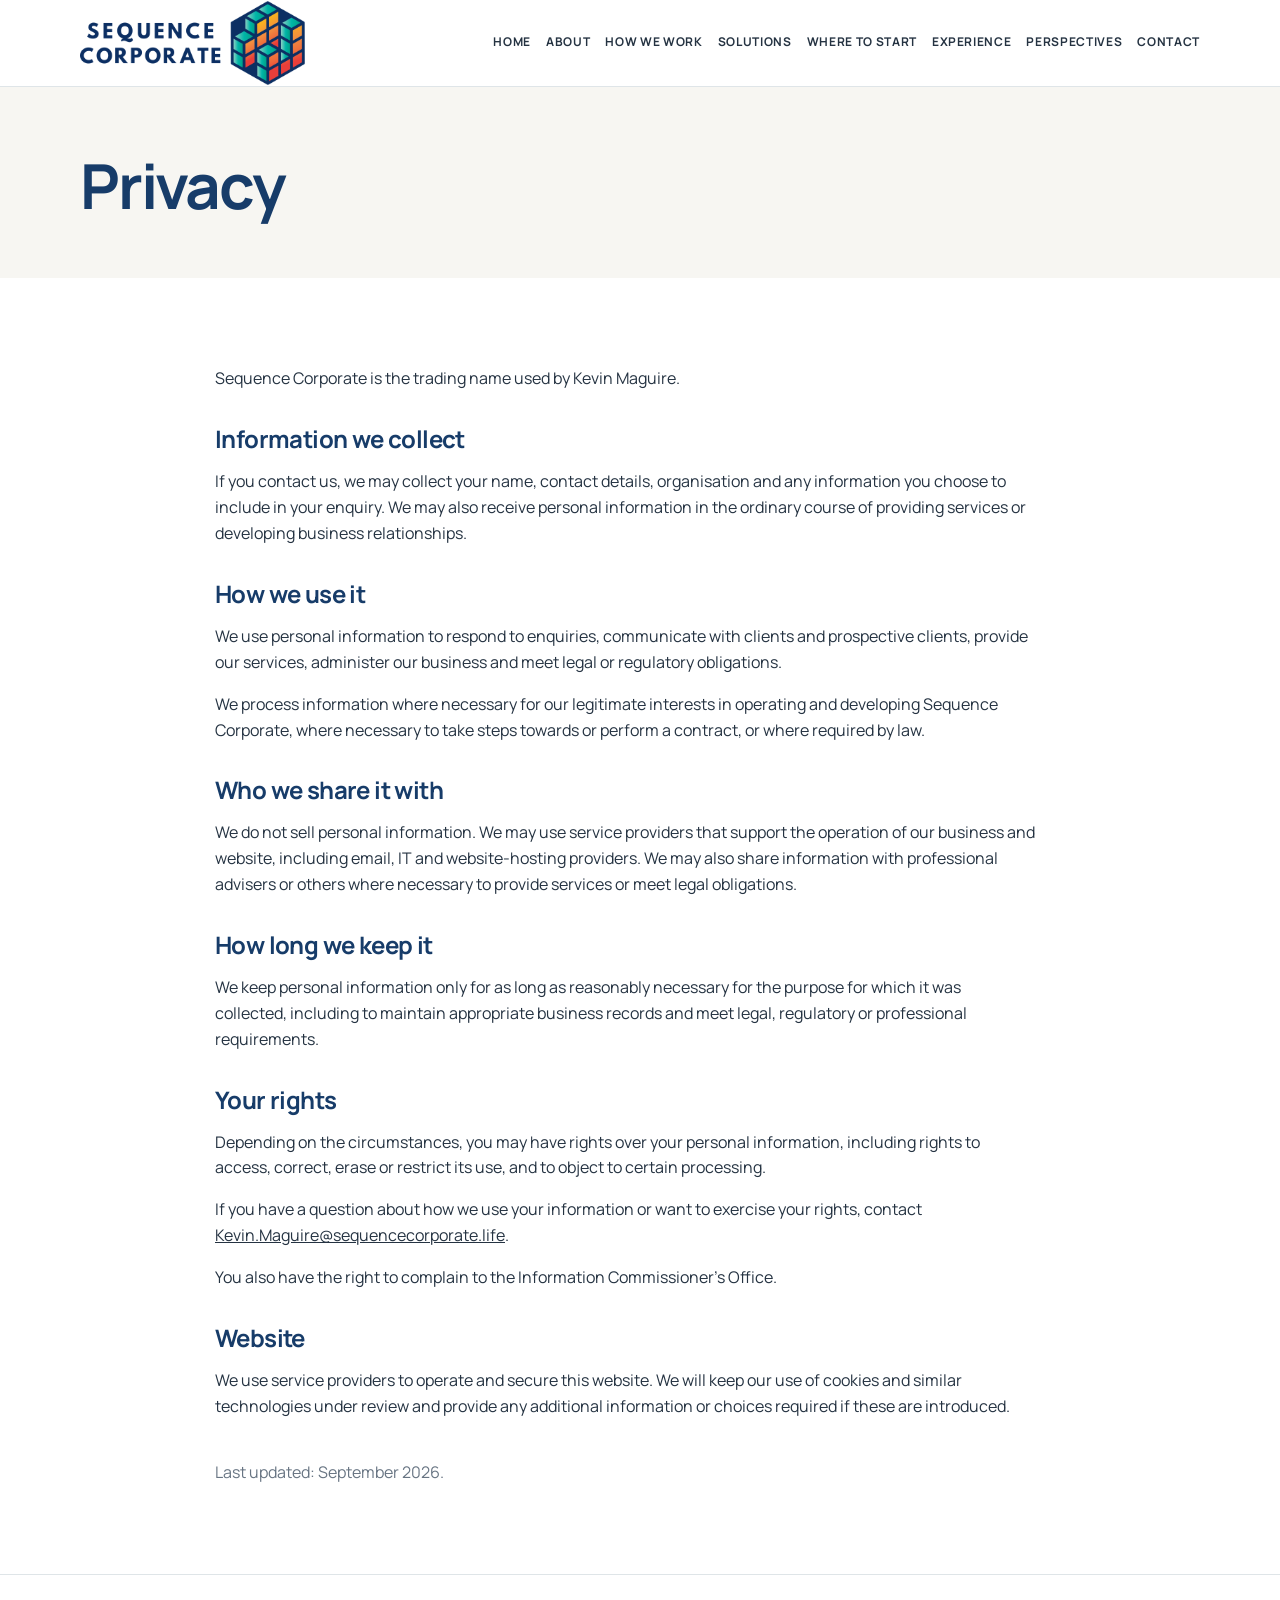
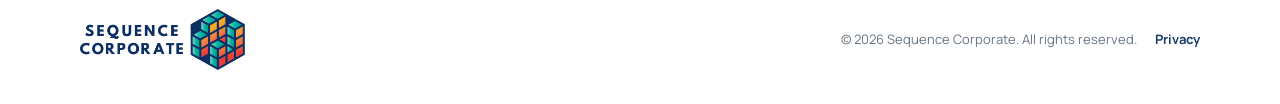
<file: privacy.html>
<!DOCTYPE html>
<html lang="en"><head><meta charset="utf-8"/><meta content="width=device-width,initial-scale=1" name="viewport"/><title>Privacy Notice | Sequence Corporate</title><meta content="Privacy notice for Sequence Corporate, including how information submitted through the website contact form is used and protected." name="description"/><link href="assets/sequence-icon.png" rel="icon"/><link href="https://fonts.googleapis.com" rel="preconnect"/><link crossorigin="" href="https://fonts.gstatic.com" rel="preconnect"/><link href="https://fonts.googleapis.com/css2?family=Manrope:wght@400;500;600;700;800&amp;display=swap" rel="stylesheet"/><link href="assets/styles.css" rel="stylesheet"/><link href="https://sequencecorporate.life/privacy" rel="canonical"/><meta content="index, follow" name="robots"/><meta content="Sequence Corporate" property="og:site_name"/><meta content="website" property="og:type"/><meta content="Privacy Notice | Sequence Corporate" property="og:title"/><meta content="Privacy notice for Sequence Corporate, including how information submitted through the website contact form is used and protected." property="og:description"/><meta content="https://sequencecorporate.life/privacy" property="og:url"/><meta content="summary" name="twitter:card"/><meta content="Privacy Notice | Sequence Corporate" name="twitter:title"/><meta content="Privacy notice for Sequence Corporate, including how information submitted through the website contact form is used and protected." name="twitter:description"/><link href="assets/navigation-v12.css" rel="stylesheet"/></head><body><header><div class="wrap nav"><a href="index.html"><img alt="Sequence Corporate" class="logo" src="assets/sequence-logo.png"/></a><button aria-label="Open menu" class="menu">☰</button><nav><a href="index.html">Home</a><a class="" href="about.html">About</a><a href="how-we-work.html">How we work</a><a href="solutions.html">Solutions</a><a href="where-to-start.html">Where to start</a><a href="experience.html">Experience</a><a href="perspectives.html">Perspectives</a><a href="contact.html">Contact</a></nav></div></header><main><div class="pagehead"><div class="wrap"><h1>Privacy</h1></div></div><section><div class="wrap privacy-prose"><p>Sequence Corporate is the trading name used by Kevin Maguire.</p><h2>Information we collect</h2><p>If you contact us, we may collect your name, contact details, organisation and any information you choose to include in your enquiry. We may also receive personal information in the ordinary course of providing services or developing business relationships.</p><h2>How we use it</h2><p>We use personal information to respond to enquiries, communicate with clients and prospective clients, provide our services, administer our business and meet legal or regulatory obligations.</p><p>We process information where necessary for our legitimate interests in operating and developing Sequence Corporate, where necessary to take steps towards or perform a contract, or where required by law.</p><h2>Who we share it with</h2><p>We do not sell personal information. We may use service providers that support the operation of our business and website, including email, IT and website-hosting providers. We may also share information with professional advisers or others where necessary to provide services or meet legal obligations.</p><h2>How long we keep it</h2><p>We keep personal information only for as long as reasonably necessary for the purpose for which it was collected, including to maintain appropriate business records and meet legal, regulatory or professional requirements.</p><h2>Your rights</h2><p>Depending on the circumstances, you may have rights over your personal information, including rights to access, correct, erase or restrict its use, and to object to certain processing.</p><p>If you have a question about how we use your information or want to exercise your rights, contact <a href="mailto:Kevin.Maguire@sequencecorporate.life">Kevin.Maguire@sequencecorporate.life</a>.</p><p>You also have the right to complain to the Information Commissioner's Office.</p><h2>Website</h2><p>We use service providers to operate and secure this website. We will keep our use of cookies and similar technologies under review and provide any additional information or choices required if these are introduced.</p><p class="muted privacy-updated">Last updated: September 2026.</p></div></section></main><footer><div class="wrap footer"><img alt="Sequence Corporate" src="assets/sequence-logo.png"/><div class="footer-meta"><span>© 2026 Sequence Corporate. All rights reserved.</span><a aria-current="page" href="privacy.html">Privacy</a></div></div></footer><script src="js/site.js"></script></body></html>
</file>
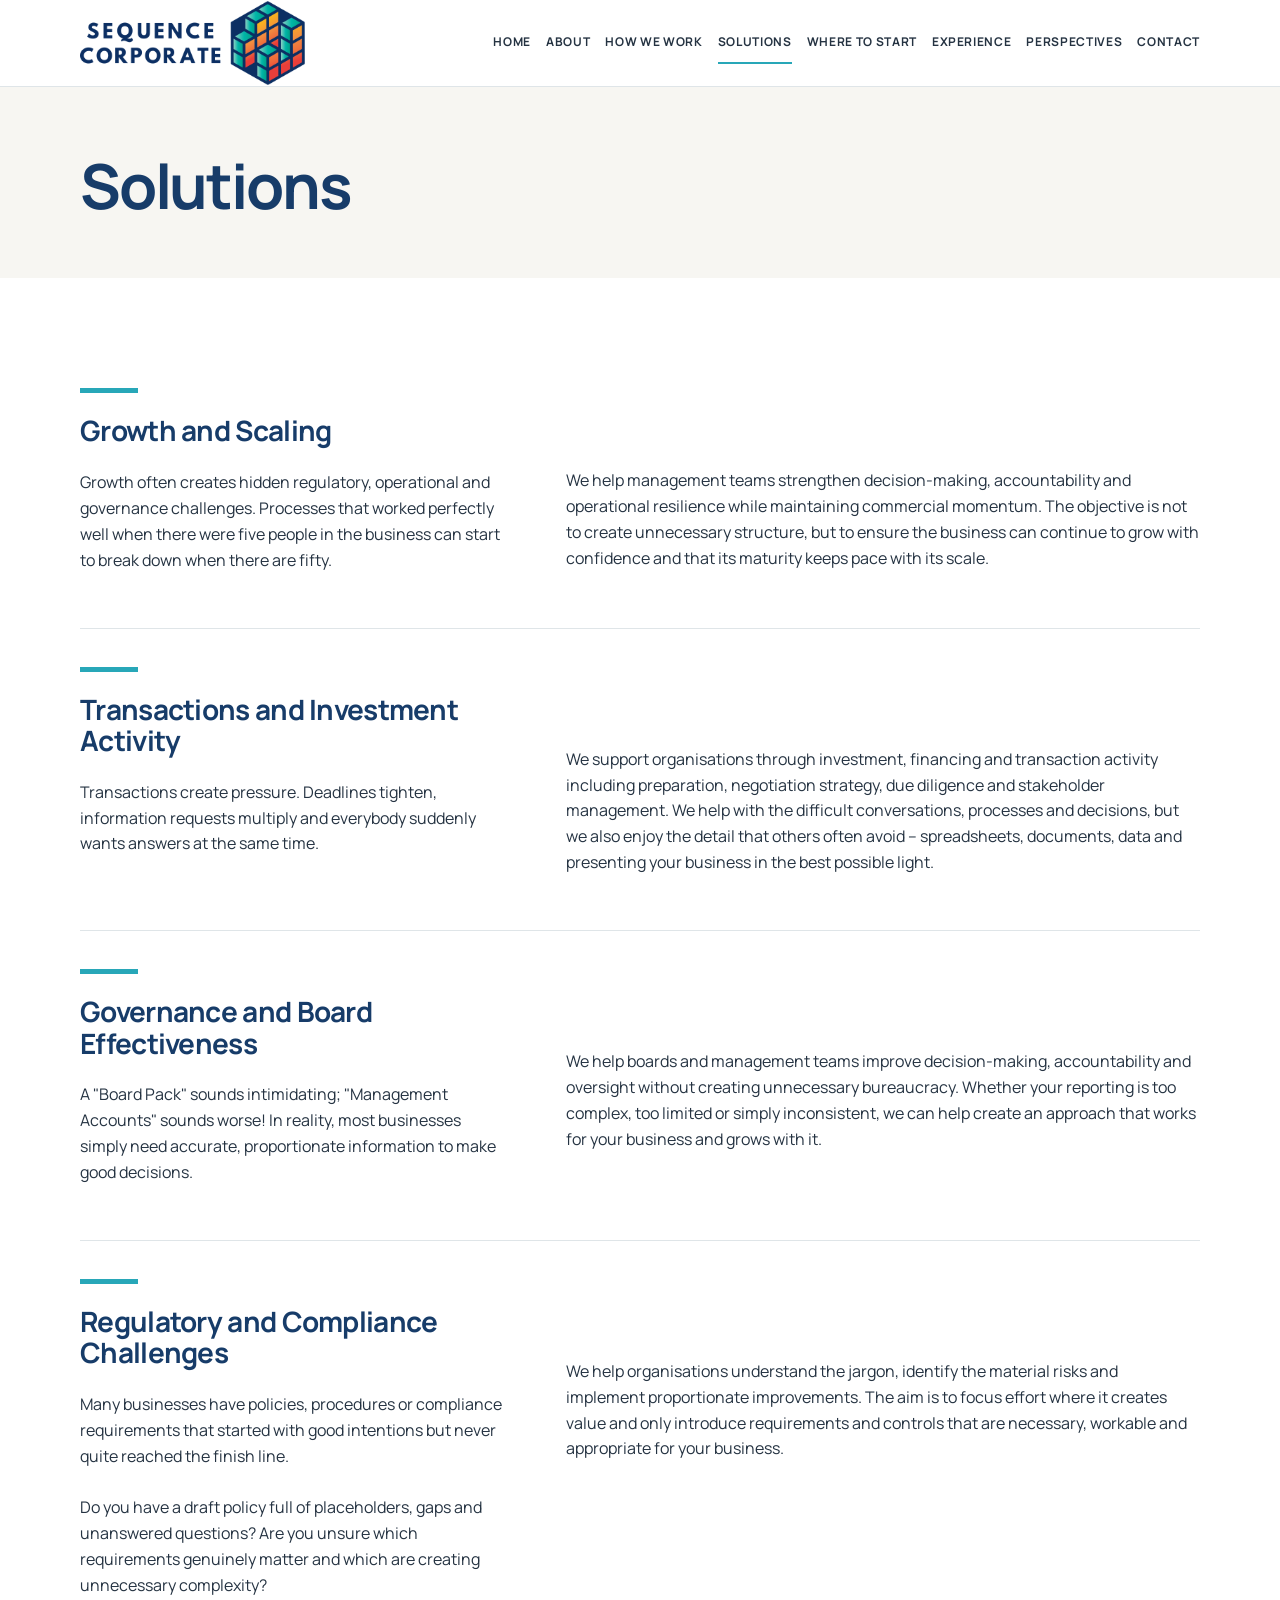
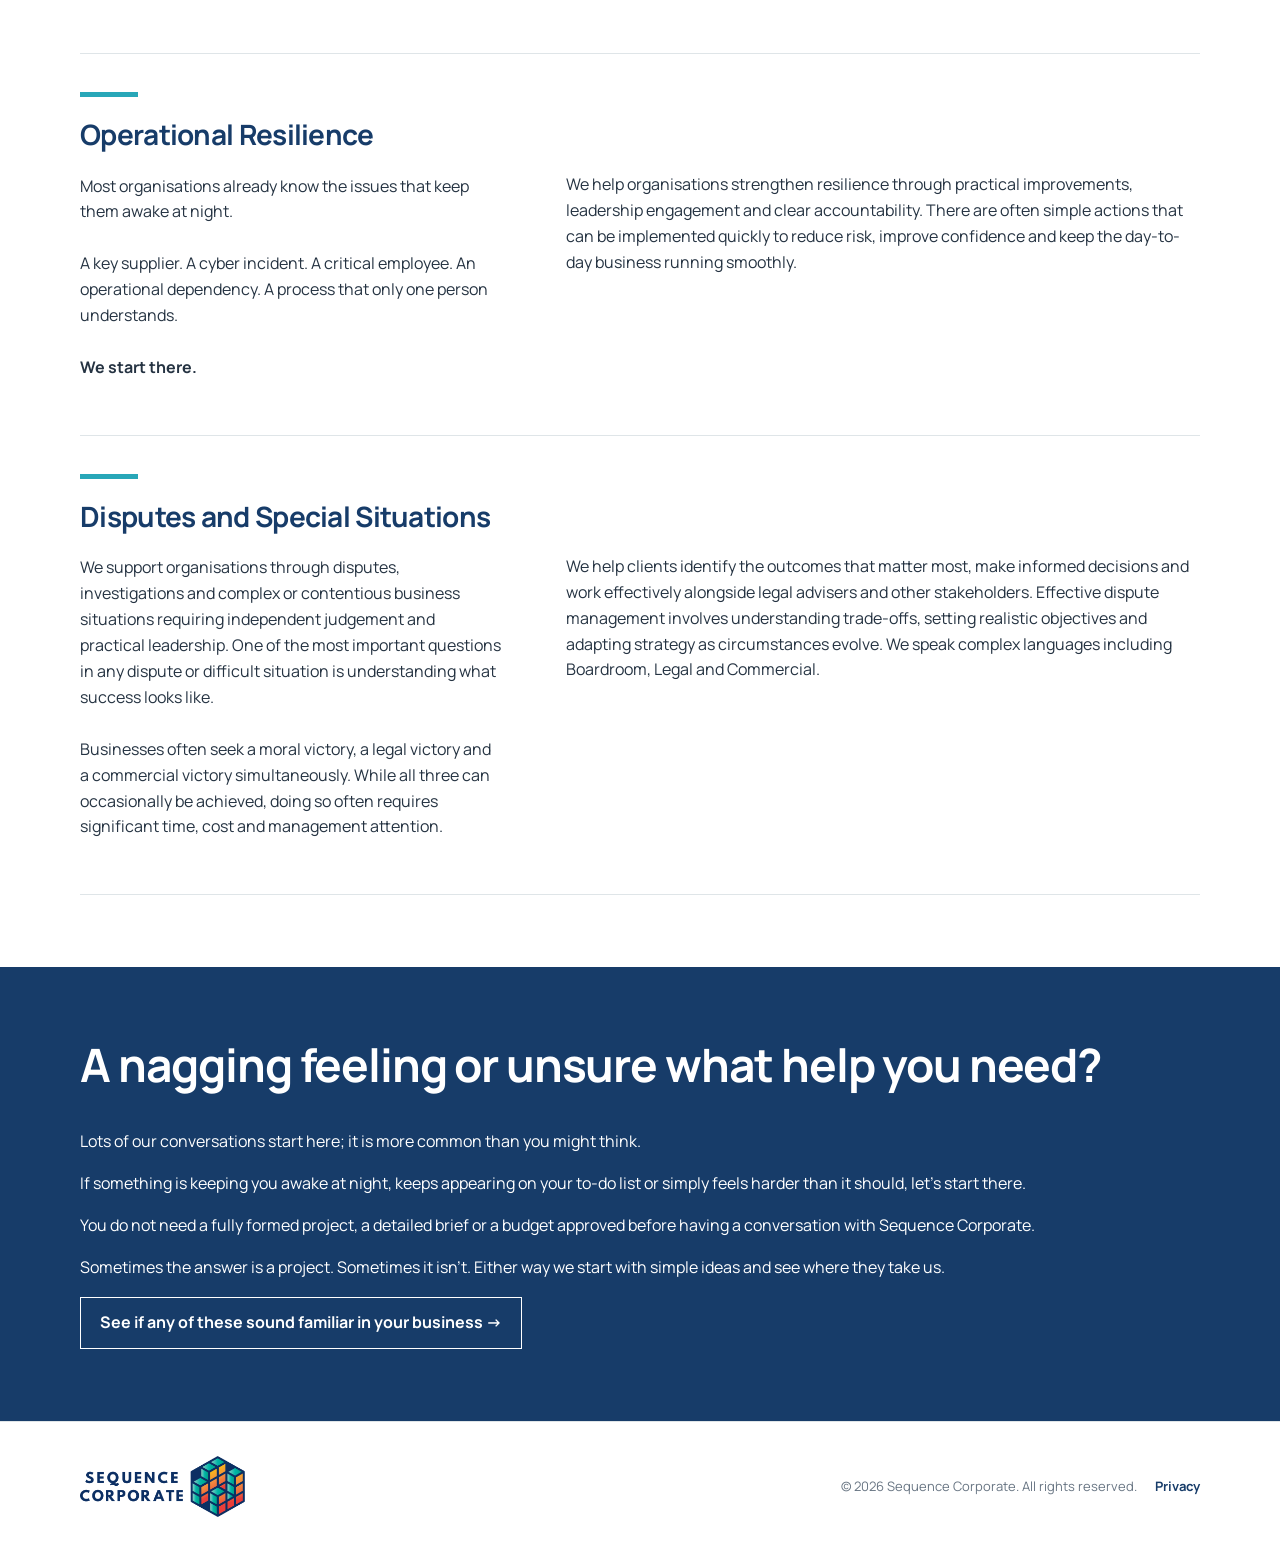
<file: solutions.html>
<!DOCTYPE html>
<html lang="en"><head><meta charset="utf-8"/><meta content="width=device-width,initial-scale=1" name="viewport"/><title>Governance, Transactions &amp; Business Solutions | Sequence Corporate</title><meta content="Practical support for growth, transactions, governance, compliance, operational resilience, disputes and other complex corporate situations." name="description"/><link href="assets/sequence-icon.png" rel="icon"/><link href="https://fonts.googleapis.com" rel="preconnect"/><link crossorigin="" href="https://fonts.gstatic.com" rel="preconnect"/><link href="https://fonts.googleapis.com/css2?family=Manrope:wght@400;500;600;700;800&amp;display=swap" rel="stylesheet"/><link href="assets/styles.css" rel="stylesheet"/><link href="https://sequencecorporate.life/solutions" rel="canonical"/><meta content="index, follow" name="robots"/><meta content="Sequence Corporate" property="og:site_name"/><meta content="website" property="og:type"/><meta content="Solutions | Sequence Corporate" property="og:title"/><meta content="Practical support for growth, transactions, governance, compliance, operational resilience, disputes and other complex corporate situations." property="og:description"/><meta content="https://sequencecorporate.life/solutions" property="og:url"/><meta content="summary" name="twitter:card"/><meta content="Solutions | Sequence Corporate" name="twitter:title"/><meta content="Practical support for growth, transactions, governance, compliance, operational resilience, disputes and other complex corporate situations." name="twitter:description"/><link href="assets/navigation-v12.css" rel="stylesheet"/></head><body><header><div class="wrap nav"><a href="index.html"><img alt="Sequence Corporate" class="logo" src="assets/sequence-logo.png"/></a><button aria-label="Open menu" class="menu">☰</button><nav><a class="" href="index.html">Home</a><a class="" href="about.html">About</a><a class="" href="how-we-work.html">How we work</a><a class="active" href="solutions.html">Solutions</a><a class="" href="where-to-start.html">Where to start</a><a class="" href="experience.html">Experience</a><a class="" href="perspectives.html">Perspectives</a><a class="" href="contact.html">Contact</a></nav></div></header><main><div class="pagehead"><div class="wrap"><h1>Solutions</h1></div></div><section><div class="wrap solution-list"><article class="solution"><div><div class="rule"></div><h2>Growth and Scaling</h2><p>Growth often creates hidden regulatory, operational and governance challenges. Processes that worked perfectly well when there were five people in the business can start to break down when there are fifty.</p></div><p>We help management teams strengthen decision-making, accountability and operational resilience while maintaining commercial momentum. The objective is not to create unnecessary structure, but to ensure the business can continue to grow with confidence and that its maturity keeps pace with its scale.</p></article><article class="solution"><div><div class="rule"></div><h2>Transactions and Investment Activity</h2><p>Transactions create pressure. Deadlines tighten, information requests multiply and everybody suddenly wants answers at the same time.</p></div><p>We support organisations through investment, financing and transaction activity including preparation, negotiation strategy, due diligence and stakeholder management. We help with the difficult conversations, processes and decisions, but we also enjoy the detail that others often avoid – spreadsheets, documents, data and presenting your business in the best possible light.</p></article><article class="solution"><div><div class="rule"></div><h2>Governance and Board Effectiveness</h2><p>A "Board Pack" sounds intimidating; "Management Accounts" sounds worse! In reality, most businesses simply need accurate, proportionate information to make good decisions.</p></div><p>We help boards and management teams improve decision-making, accountability and oversight without creating unnecessary bureaucracy. Whether your reporting is too complex, too limited or simply inconsistent, we can help create an approach that works for your business and grows with it.</p></article><article class="solution"><div><div class="rule"></div><h2>Regulatory and Compliance Challenges</h2><p>Many businesses have policies, procedures or compliance requirements that started with good intentions but never quite reached the finish line.<br/><br/>Do you have a draft policy full of placeholders, gaps and unanswered questions? Are you unsure which requirements genuinely matter and which are creating unnecessary complexity?</p></div><p>We help organisations understand the jargon, identify the material risks and implement proportionate improvements. The aim is to focus effort where it creates value and only introduce requirements and controls that are necessary, workable and appropriate for your business.</p></article><article class="solution"><div><div class="rule"></div><h2>Operational Resilience</h2><p>Most organisations already know the issues that keep them awake at night.<br/><br/>A key supplier. A cyber incident. A critical employee. An operational dependency. A process that only one person understands.<br/><br/><strong>We start there.</strong></p></div><p>We help organisations strengthen resilience through practical improvements, leadership engagement and clear accountability. There are often simple actions that can be implemented quickly to reduce risk, improve confidence and keep the day-to-day business running smoothly.</p></article><article class="solution"><div><div class="rule"></div><h2>Disputes and Special Situations</h2><p>We support organisations through disputes, investigations and complex or contentious business situations requiring independent judgement and practical leadership. One of the most important questions in any dispute or difficult situation is understanding what success looks like.<br/><br/>Businesses often seek a moral victory, a legal victory and a commercial victory simultaneously. While all three can occasionally be achieved, doing so often requires significant time, cost and management attention.</p></div><p>We help clients identify the outcomes that matter most, make informed decisions and work effectively alongside legal advisers and other stakeholders. Effective dispute management involves understanding trade-offs, setting realistic objectives and adapting strategy as circumstances evolve. We speak complex languages including Boardroom, Legal and Commercial.</p></article></div></section><section class="band"><div class="wrap"><h2>A nagging feeling or unsure what help you need?</h2><p>Lots of our conversations start here; it is more common than you might think.</p><p>If something is keeping you awake at night, keeps appearing on your to-do list or simply feels harder than it should, let's start there.</p><p>You do not need a fully formed project, a detailed brief or a budget approved before having a conversation with Sequence Corporate.</p><p>Sometimes the answer is a project. Sometimes it isn't. Either way we start with simple ideas and see where they take us.</p><a class="btn light" href="where-to-start.html">See if any of these sound familiar in your business →</a></div></section></main><footer><div class="wrap footer"><img alt="Sequence Corporate" src="assets/sequence-logo.png"/><div class="footer-meta"><span>© 2026 Sequence Corporate. All rights reserved.</span><a href="privacy.html">Privacy</a></div></div></footer><script src="js/site.js"></script></body></html>
</file>
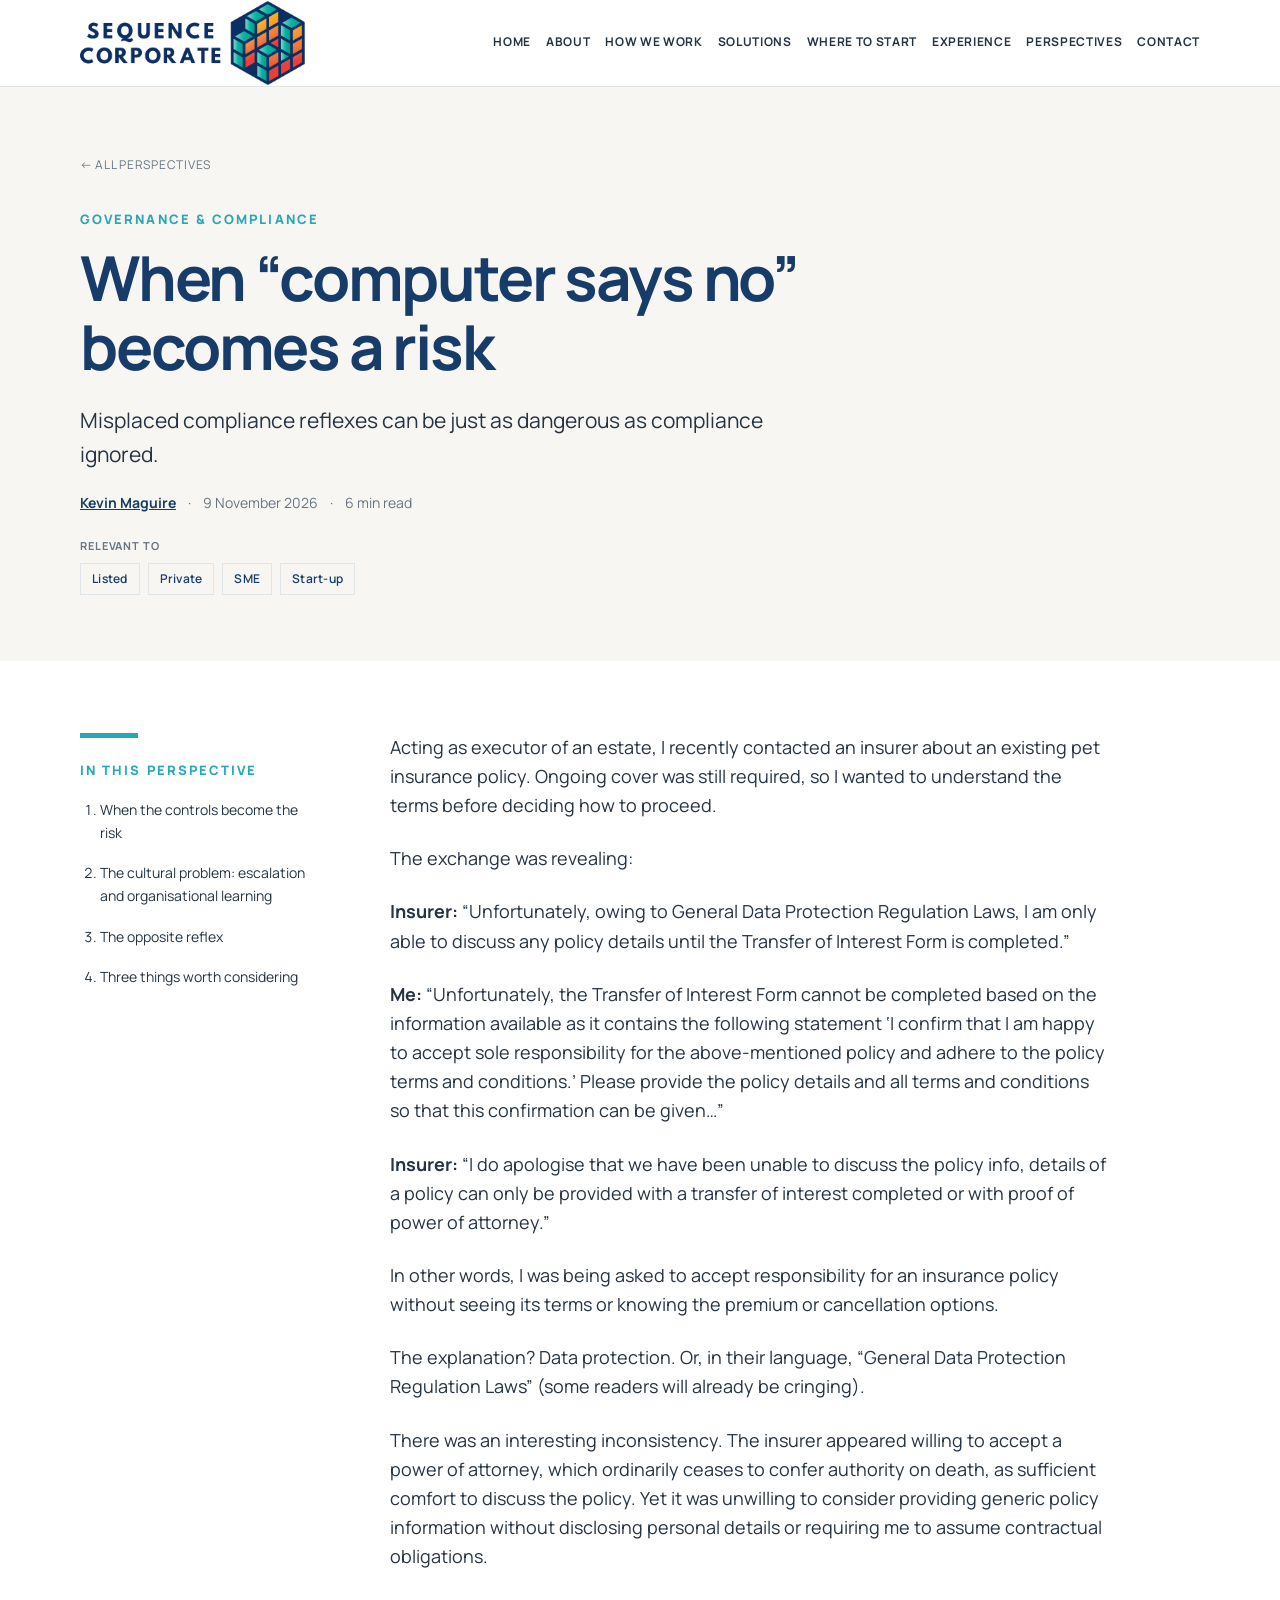
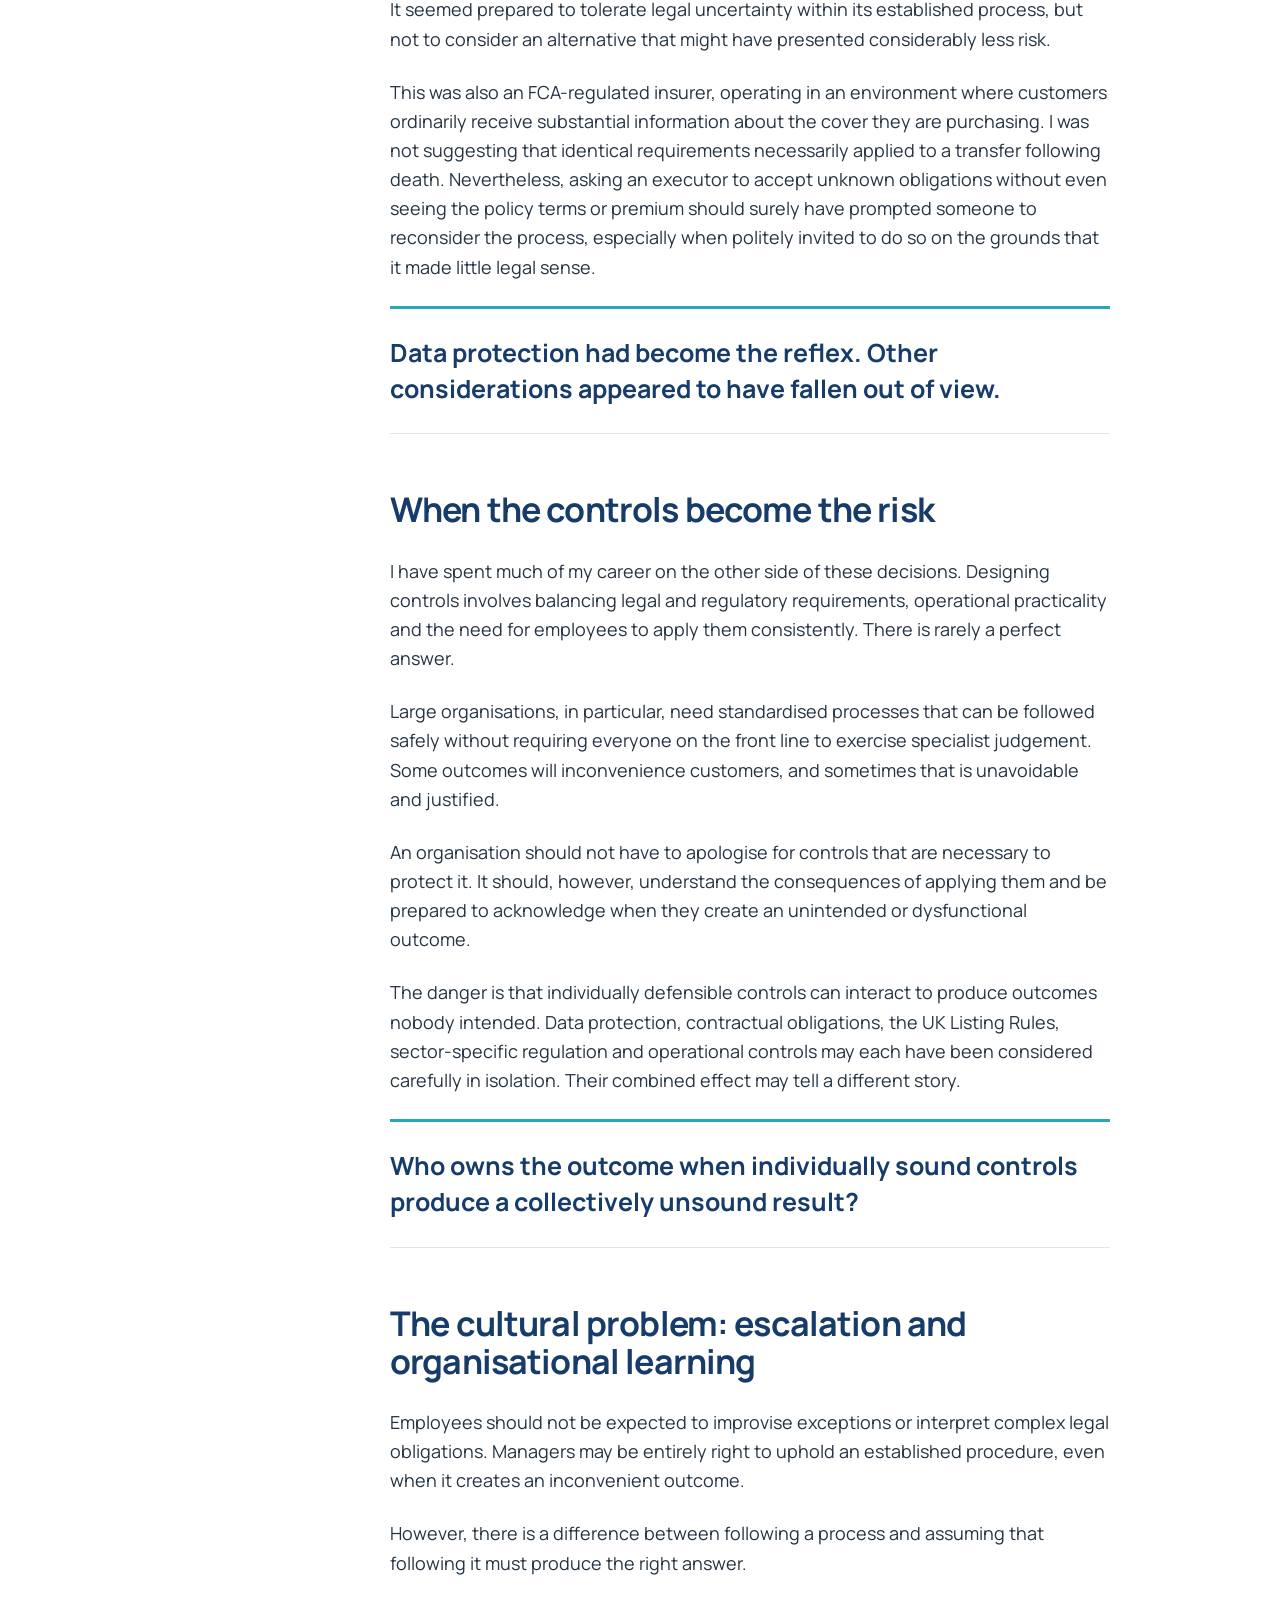
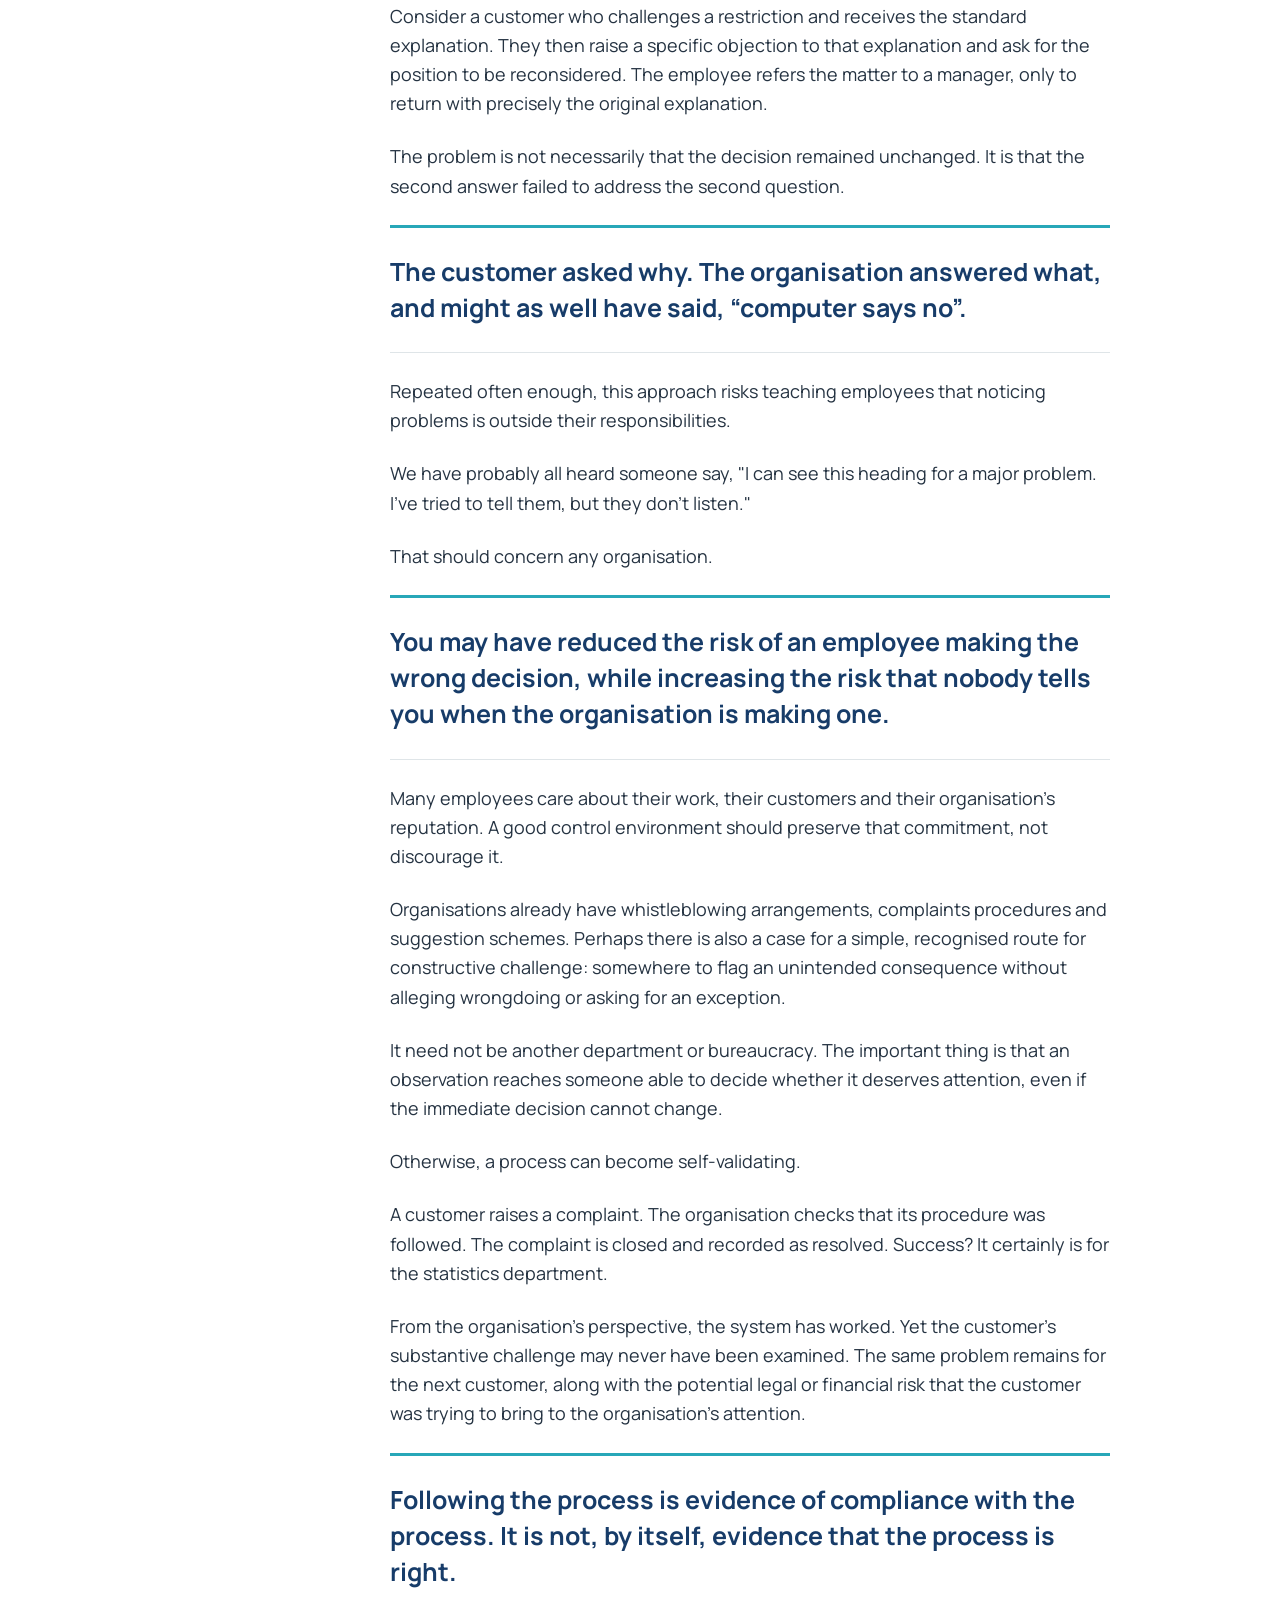
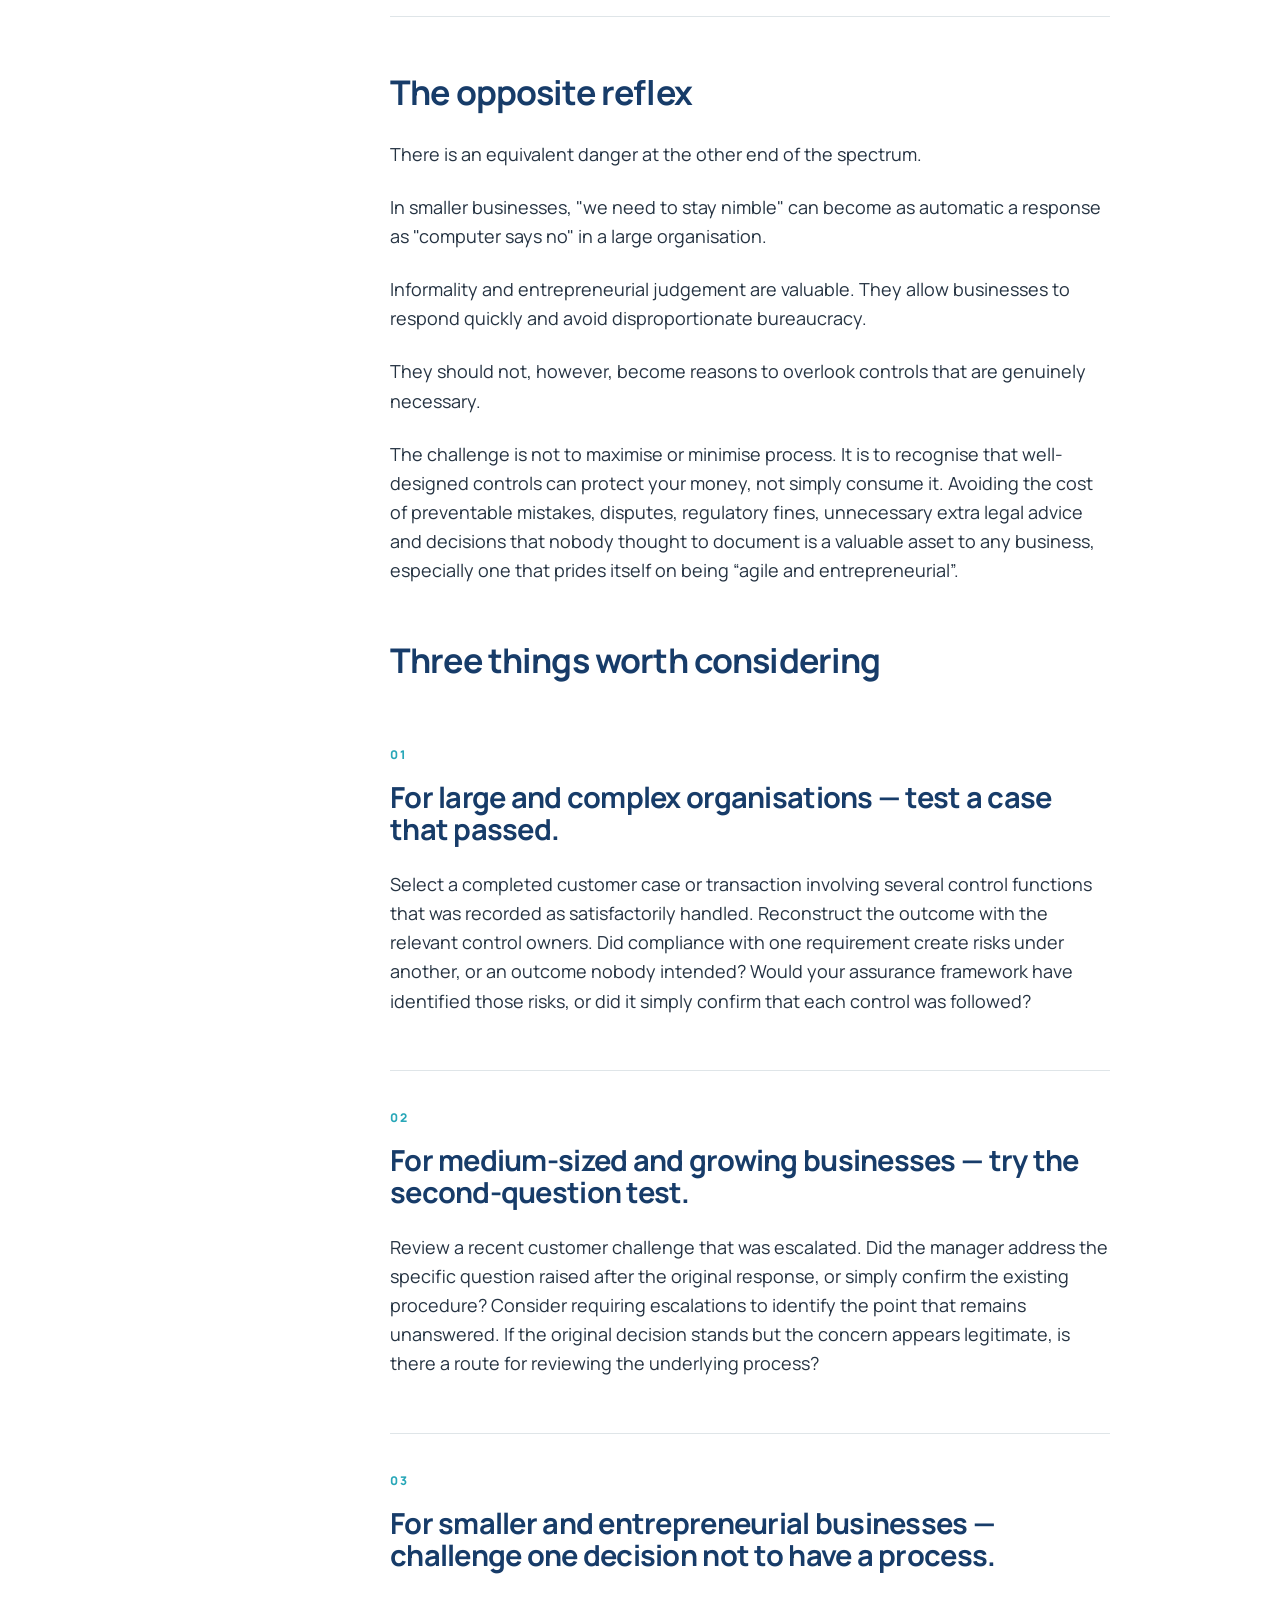
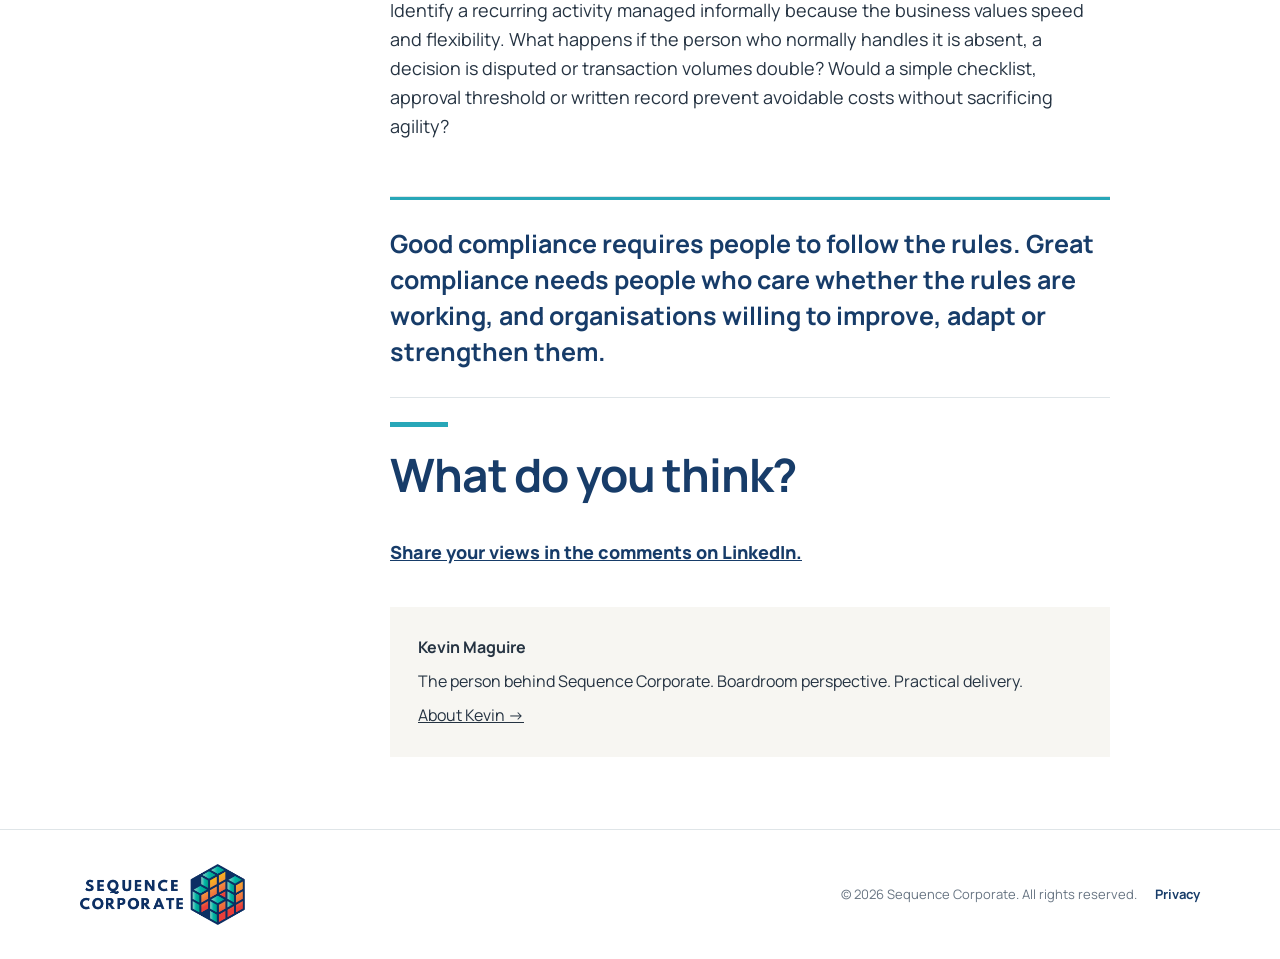
<file: when-computer-says-no-becomes-a-risk.html>
<!DOCTYPE html>
<html lang="en"><head><meta charset="utf-8"/><meta content="width=device-width,initial-scale=1" name="viewport"/><title>When “computer says no” becomes a risk | Sequence Corporate</title><meta content="Misplaced compliance reflexes can be just as dangerous as compliance ignored." name="description"/><link href="assets/sequence-icon.png" rel="icon"/><link href="https://fonts.googleapis.com" rel="preconnect"/><link crossorigin="" href="https://fonts.gstatic.com" rel="preconnect"/><link href="https://fonts.googleapis.com/css2?family=Manrope:wght@400;500;600;700;800&amp;display=swap" rel="stylesheet"/><link href="assets/styles.css" rel="stylesheet"/><link href="https://sequencecorporate.life/when-computer-says-no-becomes-a-risk" rel="canonical"/><meta content="index, follow" name="robots"/><meta content="Sequence Corporate" property="og:site_name"/><meta content="article" property="og:type"/><meta content="When “computer says no” becomes a risk | Sequence Corporate" property="og:title"/><meta content="Misplaced compliance reflexes can be just as dangerous as compliance ignored." property="og:description"/><meta content="https://sequencecorporate.life/when-computer-says-no-becomes-a-risk" property="og:url"/><meta content="summary_large_image" name="twitter:card"/><meta content="When “computer says no” becomes a risk | Sequence Corporate" name="twitter:title"/><meta content="Misplaced compliance reflexes can be just as dangerous as compliance ignored." name="twitter:description"/><link href="assets/perspectives.css" rel="stylesheet"/><link href="assets/navigation-v12.css" rel="stylesheet"/><script type="application/ld+json">{"@context":"https://schema.org","@type":"Article","headline":"When “computer says no” becomes a risk","description":"Misplaced compliance reflexes can be just as dangerous as compliance ignored.","datePublished":"2026-11-09","author":{"@type":"Person","name":"Kevin Maguire","url":"https://sequencecorporate.life/about"},"publisher":{"@type":"Organization","name":"Sequence Corporate","url":"https://sequencecorporate.life/","logo":{"@type":"ImageObject","url":"https://sequencecorporate.life/assets/sequence-logo.png"}},"mainEntityOfPage":"https://sequencecorporate.life/when-computer-says-no-becomes-a-risk","articleSection":"Governance & compliance","inLanguage":"en-GB","image":"https://sequencecorporate.life/when-computer-says-no-becomes-a-risk.png?v=2400-20261109"}</script><meta property="og:image" content="https://sequencecorporate.life/when-computer-says-no-becomes-a-risk.png?v=2400-20261109"/><meta property="og:image:type" content="image/png"/><meta property="og:image:width" content="2400"/><meta property="og:image:height" content="1254"/><meta property="og:image:alt" content="Perspectives by Sequence Corporate: When “computer says no” becomes a risk"/><meta name="twitter:image" content="https://sequencecorporate.life/when-computer-says-no-becomes-a-risk.png?v=2400-20261109"/><meta name="twitter:image:alt" content="Perspectives by Sequence Corporate: When “computer says no” becomes a risk"/></head><body><header><div class="wrap nav"><a href="index.html"><img alt="Sequence Corporate" class="logo" src="assets/sequence-logo.png"/></a><button aria-label="Open menu" class="menu">☰</button><nav><a class="" href="index.html">Home</a><a class="" href="about.html">About</a><a class="" href="how-we-work.html">How we work</a><a class="" href="solutions.html">Solutions</a><a class="" href="where-to-start.html">Where to start</a><a class="" href="experience.html">Experience</a><a class="" href="perspectives.html">Perspectives</a><a class="" href="contact.html">Contact</a></nav></div></header><main><div class="pagehead article-head"><div class="wrap"><a class="back" href="perspectives.html">← All perspectives</a><p class="eyebrow">Governance &amp; compliance</p><h1>When “computer says no” becomes a risk</h1><p class="lead">Misplaced compliance reflexes can be just as dangerous as compliance ignored.</p><p class="article-meta"><a href="about.html">Kevin Maguire</a><span>·</span><time datetime="2026-11-09">9 November 2026</time><span>·</span><span>6 min read</span></p><div class="perspective-categories" aria-label="Relevant to"><span class="category-label">Relevant to</span><ul><li>Listed</li><li>Private</li><li>SME</li><li>Start-up</li></ul></div></div></div><section><div class="wrap article-layout"><aside><div class="rule"></div><p class="eyebrow">In this perspective</p><ol><li><a href="#section-1">When the controls become the risk</a></li><li><a href="#section-2">The cultural problem: escalation and organisational learning</a></li><li><a href="#section-3">The opposite reflex</a></li><li><a href="#section-4">Three things worth considering</a></li></ol></aside><article class="article-prose"><p>Acting as executor of an estate, I recently contacted an insurer about an existing pet insurance policy. Ongoing cover was still required, so I wanted to understand the terms before deciding how to proceed.</p><p>The exchange was revealing:</p><p><strong>Insurer:</strong> “Unfortunately, owing to General Data Protection Regulation Laws, I am only able to discuss any policy details until the Transfer of Interest Form is completed.”</p><p><strong>Me:</strong> “Unfortunately, the Transfer of Interest Form cannot be completed based on the information available as it contains the following statement ‘I confirm that I am happy to accept sole responsibility for the above-mentioned policy and adhere to the policy terms and conditions.’ Please provide the policy details and all terms and conditions so that this confirmation can be given…”</p><p><strong>Insurer:</strong> “I do apologise that we have been unable to discuss the policy info, details of a policy can only be provided with a transfer of interest completed or with proof of power of attorney.”</p><p>In other words, I was being asked to accept responsibility for an insurance policy without seeing its terms or knowing the premium or cancellation options.</p><p>The explanation? Data protection. Or, in their language, “General Data Protection Regulation Laws” (some readers will already be cringing).</p><p>There was an interesting inconsistency. The insurer appeared willing to accept a power of attorney, which ordinarily ceases to confer authority on death, as sufficient comfort to discuss the policy. Yet it was unwilling to consider providing generic policy information without disclosing personal details or requiring me to assume contractual obligations.</p><p>It seemed prepared to tolerate legal uncertainty within its established process, but not to consider an alternative that might have presented considerably less risk.</p><p>This was also an FCA-regulated insurer, operating in an environment where customers ordinarily receive substantial information about the cover they are purchasing. I was not suggesting that identical requirements necessarily applied to a transfer following death. Nevertheless, asking an executor to accept unknown obligations without even seeing the policy terms or premium should surely have prompted someone to reconsider the process, especially when politely invited to do so on the grounds that it made little legal sense.</p><p class="article-pull"><strong>Data protection had become the reflex. Other considerations appeared to have fallen out of view.</strong></p><h2 id="section-1" class="consider-heading">When the controls become the risk</h2><p>I have spent much of my career on the other side of these decisions. Designing controls involves balancing legal and regulatory requirements, operational practicality and the need for employees to apply them consistently. There is rarely a perfect answer.</p><p>Large organisations, in particular, need standardised processes that can be followed safely without requiring everyone on the front line to exercise specialist judgement. Some outcomes will inconvenience customers, and sometimes that is unavoidable and justified.</p><p>An organisation should not have to apologise for controls that are necessary to protect it. It should, however, understand the consequences of applying them and be prepared to acknowledge when they create an unintended or dysfunctional outcome.</p><p>The danger is that individually defensible controls can interact to produce outcomes nobody intended. Data protection, contractual obligations, the UK Listing Rules, sector-specific regulation and operational controls may each have been considered carefully in isolation. Their combined effect may tell a different story.</p><p class="article-pull"><strong>Who owns the outcome when individually sound controls produce a collectively unsound result?</strong></p><h2 id="section-2" class="consider-heading">The cultural problem: escalation and organisational learning</h2><p>Employees should not be expected to improvise exceptions or interpret complex legal obligations. Managers may be entirely right to uphold an established procedure, even when it creates an inconvenient outcome.</p><p>However, there is a difference between following a process and assuming that following it must produce the right answer.</p><p>Consider a customer who challenges a restriction and receives the standard explanation. They then raise a specific objection to that explanation and ask for the position to be reconsidered. The employee refers the matter to a manager, only to return with precisely the original explanation.</p><p>The problem is not necessarily that the decision remained unchanged. It is that the second answer failed to address the second question.</p><p class="article-pull"><strong>The customer asked why. The organisation answered what, and might as well have said, “computer says no”.</strong></p><p>Repeated often enough, this approach risks teaching employees that noticing problems is outside their responsibilities.</p><p>We have probably all heard someone say, &quot;I can see this heading for a major problem. I've tried to tell them, but they don't listen.&quot;</p><p>That should concern any organisation.</p><p class="article-pull"><strong>You may have reduced the risk of an employee making the wrong decision, while increasing the risk that nobody tells you when the organisation is making one.</strong></p><p>Many employees care about their work, their customers and their organisation's reputation. A good control environment should preserve that commitment, not discourage it.</p><p>Organisations already have whistleblowing arrangements, complaints procedures and suggestion schemes. Perhaps there is also a case for a simple, recognised route for constructive challenge: somewhere to flag an unintended consequence without alleging wrongdoing or asking for an exception.</p><p>It need not be another department or bureaucracy. The important thing is that an observation reaches someone able to decide whether it deserves attention, even if the immediate decision cannot change.</p><p>Otherwise, a process can become self-validating.</p><p>A customer raises a complaint. The organisation checks that its procedure was followed. The complaint is closed and recorded as resolved. Success? It certainly is for the statistics department.</p><p>From the organisation's perspective, the system has worked. Yet the customer's substantive challenge may never have been examined. The same problem remains for the next customer, along with the potential legal or financial risk that the customer was trying to bring to the organisation's attention.</p><p class="article-pull"><strong>Following the process is evidence of compliance with the process. It is not, by itself, evidence that the process is right.</strong></p><h2 id="section-3" class="consider-heading">The opposite reflex</h2><p>There is an equivalent danger at the other end of the spectrum.</p><p>In smaller businesses, &quot;we need to stay nimble&quot; can become as automatic a response as &quot;computer says no&quot; in a large organisation.</p><p>Informality and entrepreneurial judgement are valuable. They allow businesses to respond quickly and avoid disproportionate bureaucracy.</p><p>They should not, however, become reasons to overlook controls that are genuinely necessary.</p><p>The challenge is not to maximise or minimise process. It is to recognise that well-designed controls can protect your money, not simply consume it. Avoiding the cost of preventable mistakes, disputes, regulatory fines, unnecessary extra legal advice and decisions that nobody thought to document is a valuable asset to any business, especially one that prides itself on being “agile and entrepreneurial”.</p><h2 id="section-4" class="consider-heading">Three things worth considering</h2><section id="action-1"><span class="topic-number">01</span><h2>For large and complex organisations — test a case that passed.</h2><p>Select a completed customer case or transaction involving several control functions that was recorded as satisfactorily handled. Reconstruct the outcome with the relevant control owners. Did compliance with one requirement create risks under another, or an outcome nobody intended? Would your assurance framework have identified those risks, or did it simply confirm that each control was followed?</p></section><section id="action-2"><span class="topic-number">02</span><h2>For medium-sized and growing businesses — try the second-question test.</h2><p>Review a recent customer challenge that was escalated. Did the manager address the specific question raised after the original response, or simply confirm the existing procedure? Consider requiring escalations to identify the point that remains unanswered. If the original decision stands but the concern appears legitimate, is there a route for reviewing the underlying process?</p></section><section id="action-3"><span class="topic-number">03</span><h2>For smaller and entrepreneurial businesses — challenge one decision not to have a process.</h2><p>Identify a recurring activity managed informally because the business values speed and flexibility. What happens if the person who normally handles it is absent, a decision is disputed or transaction volumes double? Would a simple checklist, approval threshold or written record prevent avoidable costs without sacrificing agility?</p></section><p class="article-pull"><strong>Good compliance requires people to follow the rules. Great compliance needs people who care whether the rules are working, and organisations willing to improve, adapt or strengthen them.</strong></p><!-- LinkedIn destination is set in js/article-discussions.js after the post is published. -->
<div class="article-discussion" data-discussion="when-computer-says-no-becomes-a-risk"><div class="rule"></div><h2>What do you think?</h2><p class="discussion-invitation"><a class="text-link" href="https://lnkd.in/p/et6MwcVD">Share your views in the comments on LinkedIn.</a></p></div><div class="author-card"><strong>Kevin Maguire</strong><p>The person behind Sequence Corporate. Boardroom perspective. Practical delivery.</p><a href="about.html">About Kevin →</a></div></article></div></section></main><footer><div class="wrap footer"><img alt="Sequence Corporate" src="assets/sequence-logo.png"/><div class="footer-meta"><span>© 2026 Sequence Corporate. All rights reserved.</span><a href="privacy.html">Privacy</a></div></div></footer><script src="js/site.js"></script></body></html>
</file>
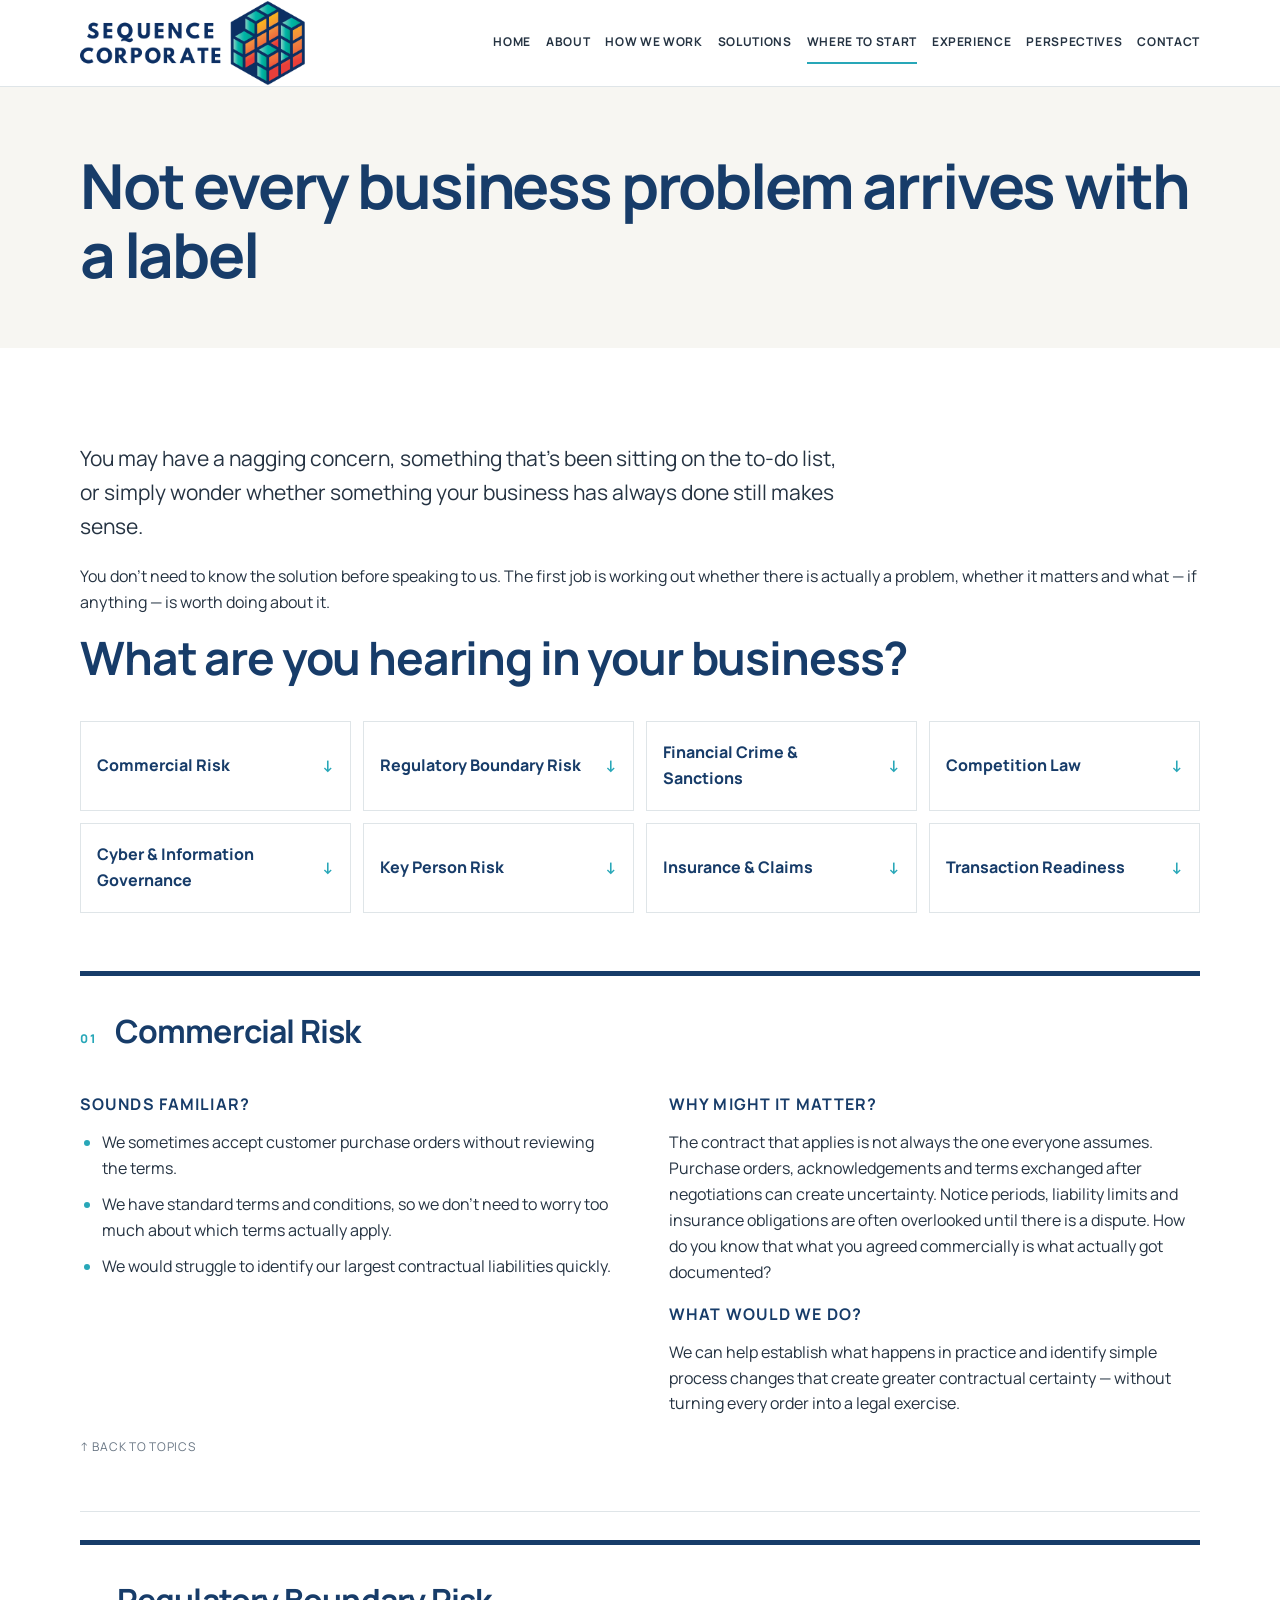
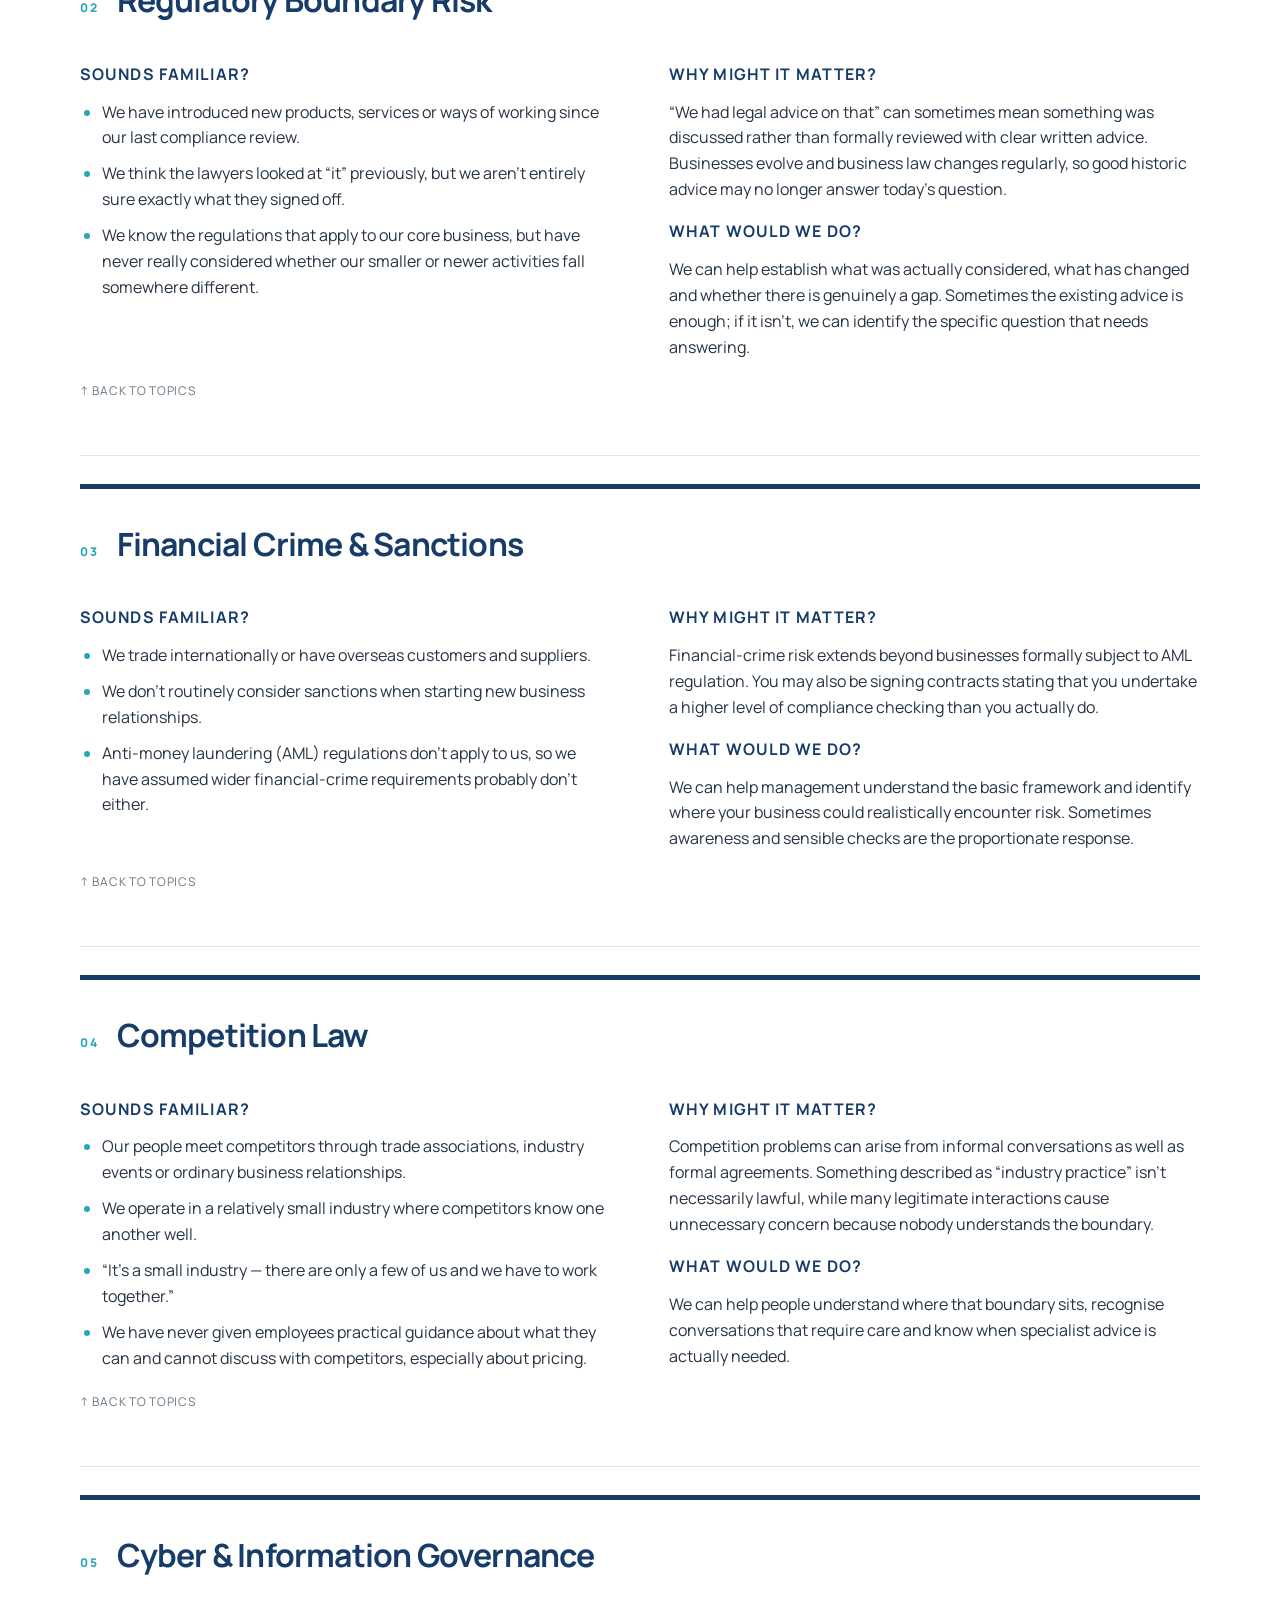
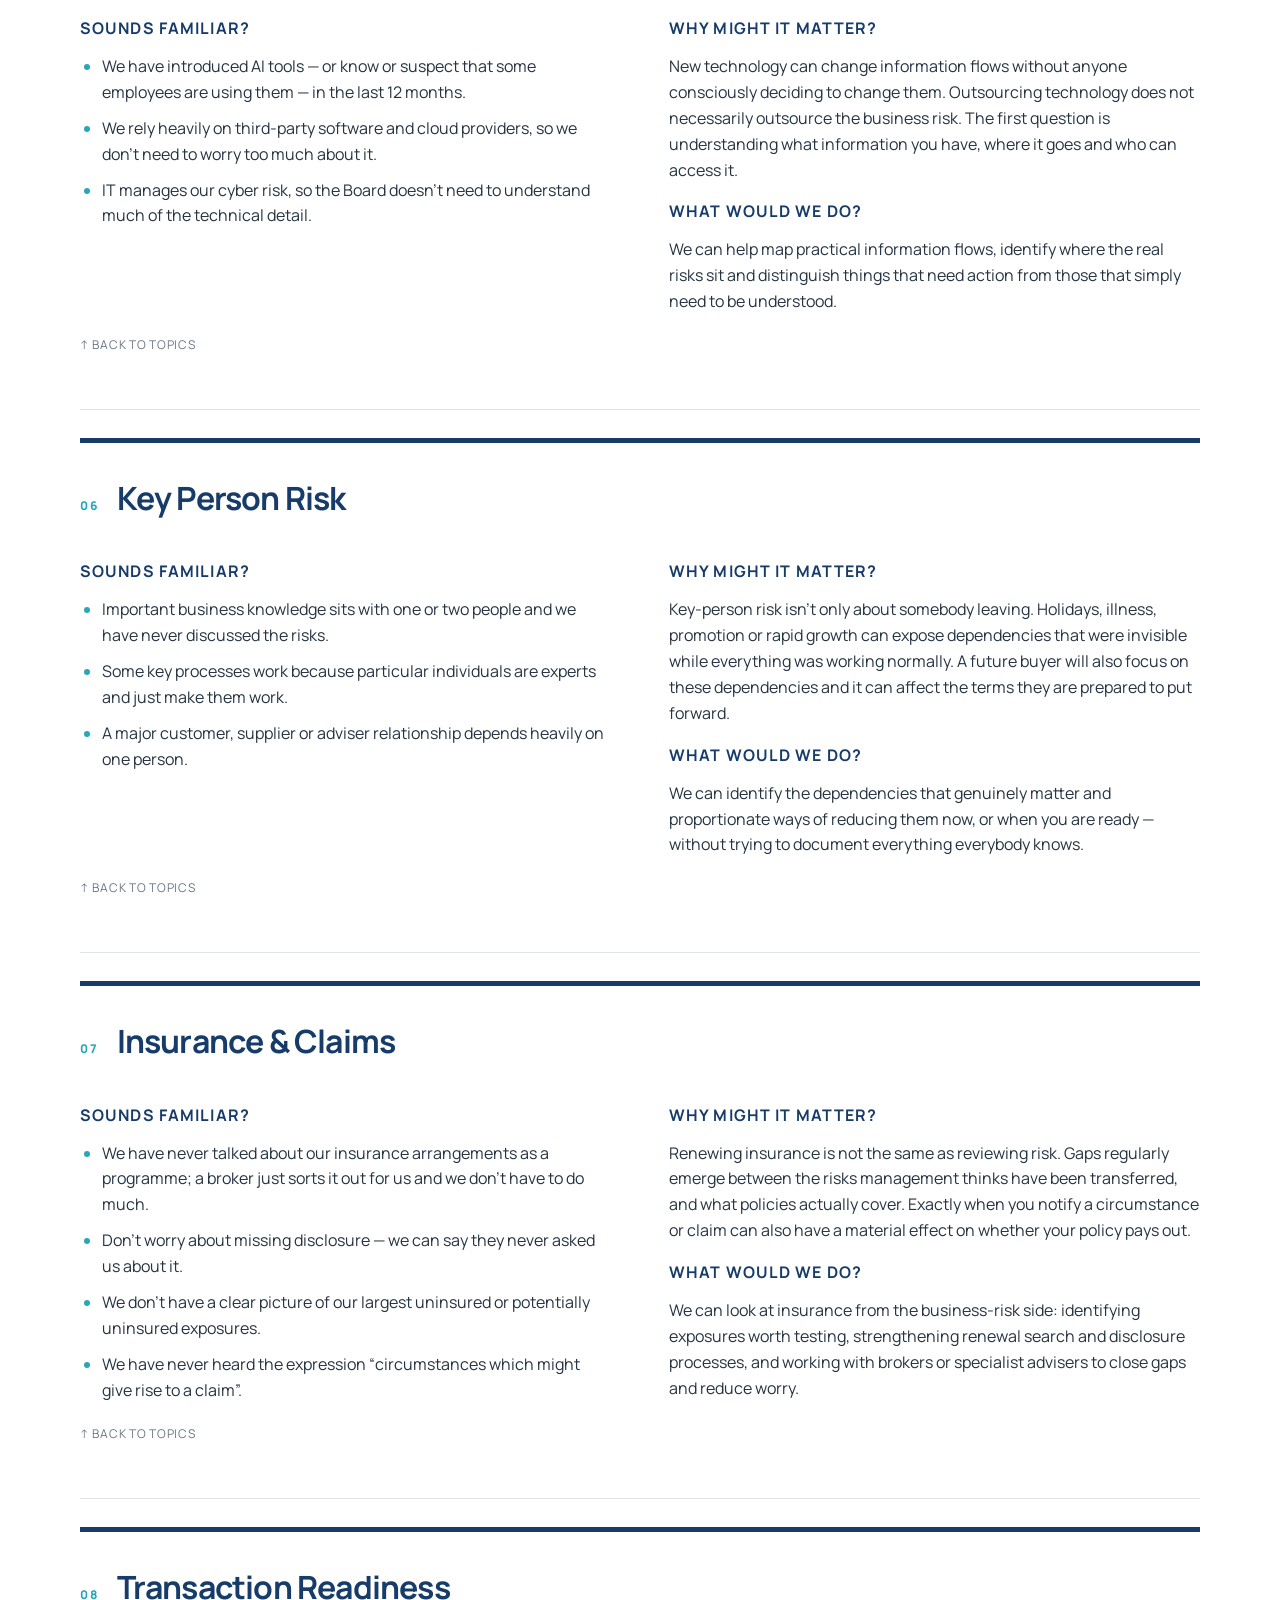
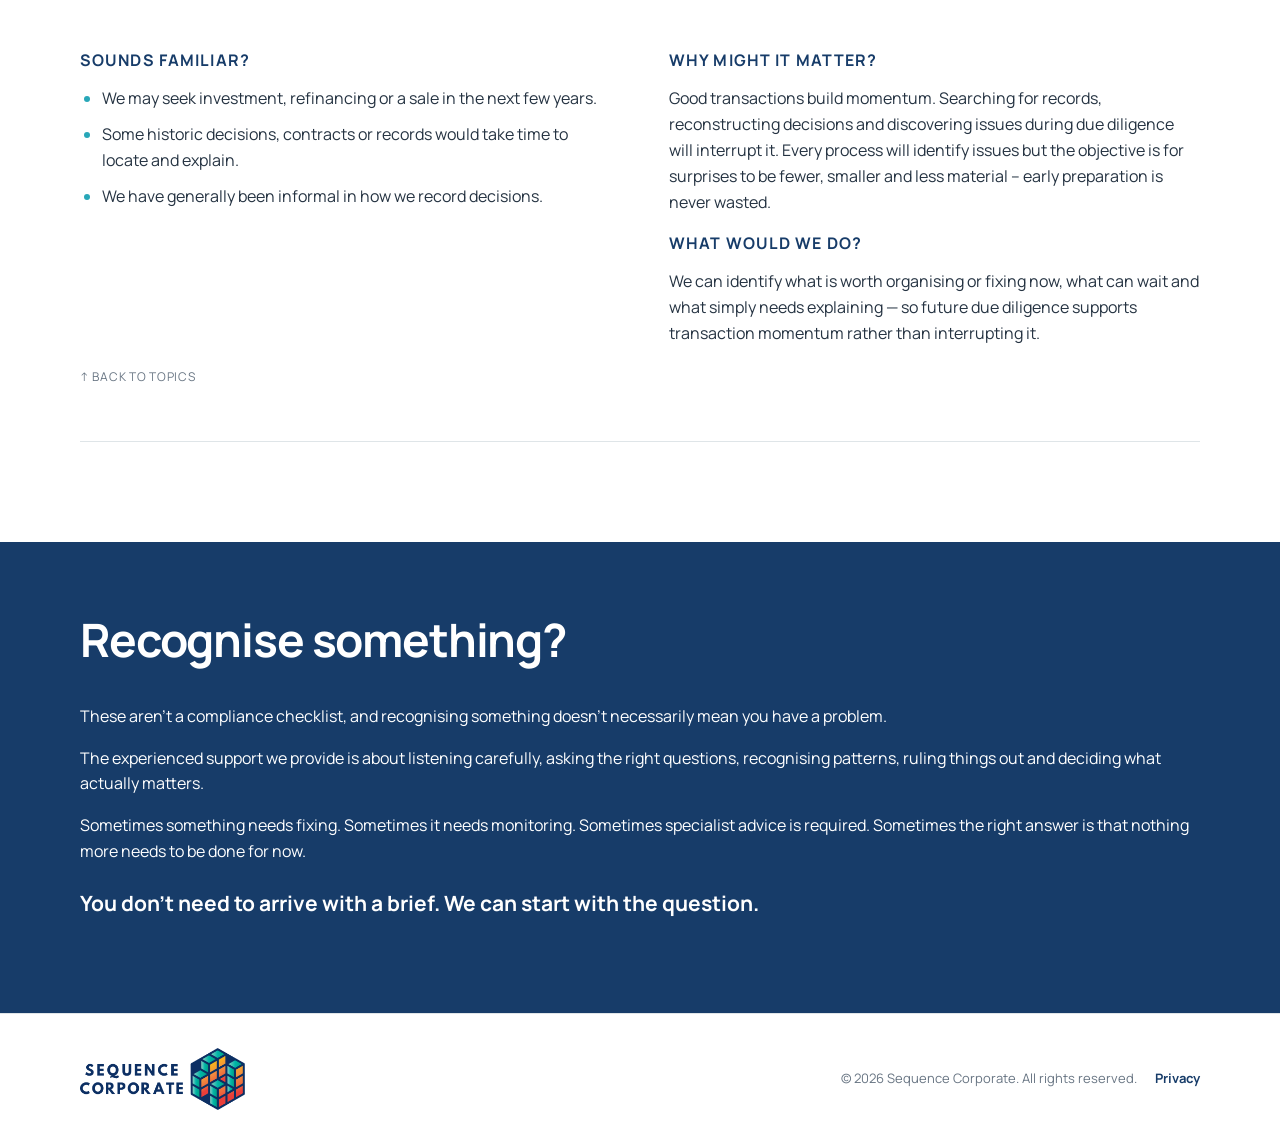
<file: where-to-start.html>
<!DOCTYPE html>
<html lang="en"><head><meta charset="utf-8"/><meta content="width=device-width,initial-scale=1" name="viewport"/><title>Where to Start | Business Risk &amp; Governance Questions | Sequence Corporate</title><meta content="Recognise common warning signs across contracts, regulation, competition, cyber, key-person risk, insurance and transaction readiness — and decide what matters." name="description"/><link href="assets/sequence-icon.png" rel="icon"/><link href="https://fonts.googleapis.com" rel="preconnect"/><link crossorigin="" href="https://fonts.gstatic.com" rel="preconnect"/><link href="https://fonts.googleapis.com/css2?family=Manrope:wght@400;500;600;700;800&amp;display=swap" rel="stylesheet"/><link href="assets/styles.css" rel="stylesheet"/><link href="https://sequencecorporate.life/where-to-start" rel="canonical"/><meta content="index, follow" name="robots"/><meta content="Sequence Corporate" property="og:site_name"/><meta content="website" property="og:type"/><meta content="Where to Start | Sequence Corporate" property="og:title"/><meta content="Recognise common warning signs across contracts, regulation, competition, cyber, key-person risk, insurance and transaction readiness — and decide what matters." property="og:description"/><meta content="https://sequencecorporate.life/where-to-start" property="og:url"/><meta content="summary" name="twitter:card"/><meta content="Where to Start | Sequence Corporate" name="twitter:title"/><meta content="Recognise common warning signs across contracts, regulation, competition, cyber, key-person risk, insurance and transaction readiness — and decide what matters." name="twitter:description"/><link href="assets/navigation-v12.css" rel="stylesheet"/></head><body><header><div class="wrap nav"><a href="index.html"><img alt="Sequence Corporate" class="logo" src="assets/sequence-logo.png"/></a><button aria-label="Open menu" class="menu">☰</button><nav><a class="" href="index.html">Home</a><a class="" href="about.html">About</a><a class="" href="how-we-work.html">How we work</a><a class="" href="solutions.html">Solutions</a><a class="active" href="where-to-start.html">Where to start</a><a class="" href="experience.html">Experience</a><a class="" href="perspectives.html">Perspectives</a><a class="" href="contact.html">Contact</a></nav></div></header><main id="top"><div class="pagehead"><div class="wrap"><h1>Not every business problem arrives with a label</h1></div></div><section class="wts-intro"><div class="wrap"><p class="lead">You may have a nagging concern, something that's been sitting on the to-do list, or simply wonder whether something your business has always done still makes sense.</p><p>You don't need to know the solution before speaking to us. The first job is working out whether there is actually a problem, whether it matters and what — if anything — is worth doing about it.</p><h2>What are you hearing in your business?</h2><div class="jump-grid"><a href="#commercial">Commercial Risk<span>↓</span></a><a href="#regulatory">Regulatory Boundary Risk<span>↓</span></a><a href="#financial-crime">Financial Crime &amp; Sanctions<span>↓</span></a><a href="#competition">Competition Law<span>↓</span></a><a href="#cyber">Cyber &amp; Information Governance<span>↓</span></a><a href="#key-person">Key Person Risk<span>↓</span></a><a href="#insurance">Insurance &amp; Claims<span>↓</span></a><a href="#transactions">Transaction Readiness<span>↓</span></a></div></div></section><section class="topic-sections"><div class="wrap"><article class="wts-card" id="commercial"><div class="wts-title"><span class="topic-number">01</span><h2>Commercial Risk</h2></div><div class="wts-grid"><div><h3>Sounds familiar?</h3><ul class="checks"><li>We sometimes accept customer purchase orders without reviewing the terms.</li><li>We have standard terms and conditions, so we don't need to worry too much about which terms actually apply.</li><li>We would struggle to identify our largest contractual liabilities quickly.</li></ul></div><div><h3>Why might it matter?</h3><p>The contract that applies is not always the one everyone assumes. Purchase orders, acknowledgements and terms exchanged after negotiations can create uncertainty. Notice periods, liability limits and insurance obligations are often overlooked until there is a dispute. How do you know that what you agreed commercially is what actually got documented?</p><h3>What would we do?</h3><p>We can help establish what happens in practice and identify simple process changes that create greater contractual certainty — without turning every order into a legal exercise.</p></div></div><a class="back" href="#top">↑ Back to topics</a></article><article class="wts-card" id="regulatory"><div class="wts-title"><span class="topic-number">02</span><h2>Regulatory Boundary Risk</h2></div><div class="wts-grid"><div><h3>Sounds familiar?</h3><ul class="checks"><li>We have introduced new products, services or ways of working since our last compliance review.</li><li>We think the lawyers looked at “it” previously, but we aren't entirely sure exactly what they signed off.</li><li>We know the regulations that apply to our core business, but have never really considered whether our smaller or newer activities fall somewhere different.</li></ul></div><div><h3>Why might it matter?</h3><p>“We had legal advice on that” can sometimes mean something was discussed rather than formally reviewed with clear written advice. Businesses evolve and business law changes regularly, so good historic advice may no longer answer today's question.</p><h3>What would we do?</h3><p>We can help establish what was actually considered, what has changed and whether there is genuinely a gap. Sometimes the existing advice is enough; if it isn't, we can identify the specific question that needs answering.</p></div></div><a class="back" href="#top">↑ Back to topics</a></article><article class="wts-card" id="financial-crime"><div class="wts-title"><span class="topic-number">03</span><h2>Financial Crime &amp; Sanctions</h2></div><div class="wts-grid"><div><h3>Sounds familiar?</h3><ul class="checks"><li>We trade internationally or have overseas customers and suppliers.</li><li>We don't routinely consider sanctions when starting new business relationships.</li><li>Anti-money laundering (AML) regulations don't apply to us, so we have assumed wider financial-crime requirements probably don't either.</li></ul></div><div><h3>Why might it matter?</h3><p>Financial-crime risk extends beyond businesses formally subject to AML regulation. You may also be signing contracts stating that you undertake a higher level of compliance checking than you actually do.</p><h3>What would we do?</h3><p>We can help management understand the basic framework and identify where your business could realistically encounter risk. Sometimes awareness and sensible checks are the proportionate response.</p></div></div><a class="back" href="#top">↑ Back to topics</a></article><article class="wts-card" id="competition"><div class="wts-title"><span class="topic-number">04</span><h2>Competition Law</h2></div><div class="wts-grid"><div><h3>Sounds familiar?</h3><ul class="checks"><li>Our people meet competitors through trade associations, industry events or ordinary business relationships.</li><li>We operate in a relatively small industry where competitors know one another well.</li><li>“It's a small industry — there are only a few of us and we have to work together.”</li><li>We have never given employees practical guidance about what they can and cannot discuss with competitors, especially about pricing.</li></ul></div><div><h3>Why might it matter?</h3><p>Competition problems can arise from informal conversations as well as formal agreements. Something described as “industry practice” isn't necessarily lawful, while many legitimate interactions cause unnecessary concern because nobody understands the boundary.</p><h3>What would we do?</h3><p>We can help people understand where that boundary sits, recognise conversations that require care and know when specialist advice is actually needed.</p></div></div><a class="back" href="#top">↑ Back to topics</a></article><article class="wts-card" id="cyber"><div class="wts-title"><span class="topic-number">05</span><h2>Cyber &amp; Information Governance</h2></div><div class="wts-grid"><div><h3>Sounds familiar?</h3><ul class="checks"><li>We have introduced AI tools — or know or suspect that some employees are using them — in the last 12 months.</li><li>We rely heavily on third-party software and cloud providers, so we don't need to worry too much about it.</li><li>IT manages our cyber risk, so the Board doesn't need to understand much of the technical detail.</li></ul></div><div><h3>Why might it matter?</h3><p>New technology can change information flows without anyone consciously deciding to change them. Outsourcing technology does not necessarily outsource the business risk. The first question is understanding what information you have, where it goes and who can access it.</p><h3>What would we do?</h3><p>We can help map practical information flows, identify where the real risks sit and distinguish things that need action from those that simply need to be understood.</p></div></div><a class="back" href="#top">↑ Back to topics</a></article><article class="wts-card" id="key-person"><div class="wts-title"><span class="topic-number">06</span><h2>Key Person Risk</h2></div><div class="wts-grid"><div><h3>Sounds familiar?</h3><ul class="checks"><li>Important business knowledge sits with one or two people and we have never discussed the risks.</li><li>Some key processes work because particular individuals are experts and just make them work.</li><li>A major customer, supplier or adviser relationship depends heavily on one person.</li></ul></div><div><h3>Why might it matter?</h3><p>Key-person risk isn't only about somebody leaving. Holidays, illness, promotion or rapid growth can expose dependencies that were invisible while everything was working normally. A future buyer will also focus on these dependencies and it can affect the terms they are prepared to put forward.</p><h3>What would we do?</h3><p>We can identify the dependencies that genuinely matter and proportionate ways of reducing them now, or when you are ready — without trying to document everything everybody knows.</p></div></div><a class="back" href="#top">↑ Back to topics</a></article><article class="wts-card" id="insurance"><div class="wts-title"><span class="topic-number">07</span><h2>Insurance &amp; Claims</h2></div><div class="wts-grid"><div><h3>Sounds familiar?</h3><ul class="checks"><li>We have never talked about our insurance arrangements as a programme; a broker just sorts it out for us and we don't have to do much.</li><li>Don't worry about missing disclosure — we can say they never asked us about it.</li><li>We don't have a clear picture of our largest uninsured or potentially uninsured exposures.</li><li>We have never heard the expression “circumstances which might give rise to a claim”.</li></ul></div><div><h3>Why might it matter?</h3><p>Renewing insurance is not the same as reviewing risk. Gaps regularly emerge between the risks management thinks have been transferred, and what policies actually cover. Exactly when you notify a circumstance or claim can also have a material effect on whether your policy pays out.</p><h3>What would we do?</h3><p>We can look at insurance from the business-risk side: identifying exposures worth testing, strengthening renewal search and disclosure processes, and working with brokers or specialist advisers to close gaps and reduce worry.</p></div></div><a class="back" href="#top">↑ Back to topics</a></article><article class="wts-card" id="transactions"><div class="wts-title"><span class="topic-number">08</span><h2>Transaction Readiness</h2></div><div class="wts-grid"><div><h3>Sounds familiar?</h3><ul class="checks"><li>We may seek investment, refinancing or a sale in the next few years.</li><li>Some historic decisions, contracts or records would take time to locate and explain.</li><li>We have generally been informal in how we record decisions.</li></ul></div><div><h3>Why might it matter?</h3><p>Good transactions build momentum. Searching for records, reconstructing decisions and discovering issues during due diligence will interrupt it. Every process will identify issues but the objective is for surprises to be fewer, smaller and less material – early preparation is never wasted.</p><h3>What would we do?</h3><p>We can identify what is worth organising or fixing now, what can wait and what simply needs explaining — so future due diligence supports transaction momentum rather than interrupting it.</p></div></div><a class="back" href="#top">↑ Back to topics</a></article></div></section><section class="band"><div class="wrap"><h2>Recognise something?</h2><p>These aren't a compliance checklist, and recognising something doesn't necessarily mean you have a problem.</p><p>The experienced support we provide is about listening carefully, asking the right questions, recognising patterns, ruling things out and deciding what actually matters.</p><p>Sometimes something needs fixing. Sometimes it needs monitoring. Sometimes specialist advice is required. Sometimes the right answer is that nothing more needs to be done for now.</p><p class="lead"><strong>You don't need to arrive with a brief. We can start with the question.</strong></p></div></section></main><footer><div class="wrap footer"><img alt="Sequence Corporate" src="assets/sequence-logo.png"/><div class="footer-meta"><span>© 2026 Sequence Corporate. All rights reserved.</span><a href="privacy.html">Privacy</a></div></div></footer><script src="js/site.js"></script></body></html>
</file>
<file: assets/styles.css>
:root{
  --navy:#173c69; --ink:#253342; --muted:#687583; --paper:#f7f6f2;
  --white:#fff; --line:#dfe5e8; --teal:#28a7b8; --amber:#e7a727;
  --orange:#ed6d3b; --red:#d8453e; --shadow:0 16px 40px rgba(25,49,72,.10);
}
*{box-sizing:border-box}
html{scroll-behavior:smooth}
body{margin:0;font-family:'Manrope',Arial,Helvetica,sans-serif;color:var(--ink);background:var(--white);line-height:1.62}
a{color:inherit}
.wrap{width:min(1120px,calc(100% - 40px));margin:auto}
header{position:sticky;top:0;z-index:20;background:rgba(255,255,255,.96);border-bottom:1px solid var(--line)}
.nav{height:86px;display:flex;align-items:center;justify-content:space-between;gap:28px}
.logo{width:250px;max-width:48vw;display:block}
nav{display:flex;gap:22px;align-items:center;font-size:13px;font-weight:700;letter-spacing:.055em;text-transform:uppercase}
nav a{text-decoration:none;padding:10px 0;border-bottom:2px solid transparent}
nav a:hover,nav a.active{border-color:var(--teal)}
.menu{display:none;border:0;background:none;font-size:25px}
.hero{background:linear-gradient(115deg,var(--paper) 0 68%,#edf3f4 68%);padding:82px 0 76px}
.hero-grid{display:grid;grid-template-columns:1.35fr .65fr;gap:60px;align-items:center}
.eyebrow{font-size:13px;text-transform:uppercase;letter-spacing:.16em;color:var(--teal);font-weight:800}
h1,h2,h3{line-height:1.12;color:var(--navy);margin-top:0}
h1{font-size:clamp(42px,6vw,72px);letter-spacing:-.035em;margin-bottom:24px}
h2{font-size:clamp(30px,4vw,46px);letter-spacing:-.025em}
h3{font-size:22px}
.lead{font-size:21px;max-width:760px}
.cube{width:min(330px,80%);margin:auto;display:block}
.actions{display:flex;gap:14px;flex-wrap:wrap;margin-top:30px}
.btn{display:inline-block;text-decoration:none;border:1px solid var(--navy);padding:12px 19px;font-weight:700}
.btn.primary{background:var(--navy);color:white}
section{padding:72px 0}
.band{background:var(--navy);color:white}
.band h2,.band h3{color:white}
.band .muted{color:#d7e0e8}
.grid3{display:grid;grid-template-columns:repeat(3,1fr);gap:24px}
.grid2{display:grid;grid-template-columns:repeat(2,1fr);gap:24px}
.card{border:1px solid var(--line);padding:28px;background:white;box-shadow:0 8px 24px rgba(25,49,72,.04)}
.card p:last-child{margin-bottom:0}
.rule{height:5px;width:58px;background:var(--teal);margin-bottom:22px}
.rule.amber{background:var(--amber)} .rule.orange{background:var(--orange)} .rule.red{background:var(--red)}
.muted{color:var(--muted)}
.quote{font-size:28px;line-height:1.35;color:var(--navy);max-width:850px}
.pagehead{padding:64px 0 44px;background:var(--paper)}
.pagehead h1{font-size:clamp(40px,5vw,62px);margin-bottom:14px}
.accordion{display:grid;grid-template-columns:1fr 1fr;gap:18px}
.topic{border:1px solid var(--line);background:white}
.topic button{width:100%;padding:24px;border:0;background:white;text-align:left;display:flex;justify-content:space-between;align-items:center;font:inherit;cursor:pointer}
.topic button strong{font-size:20px;color:var(--navy)}
.topic .plus{font-size:28px;color:var(--teal)}
.topic-content{display:none;padding:0 24px 26px}
.topic.open .topic-content{display:block}
.topic.open .plus{transform:rotate(45deg)}
.checks{list-style:none;padding:0}
.checks li{margin:10px 0;padding-left:26px;position:relative}
.checks li:before{content:"☐";position:absolute;left:0;color:var(--teal)}
.label{font-weight:800;color:var(--navy);margin-top:22px}
.experience{display:grid;grid-template-columns:280px 1fr;gap:48px;align-items:start}
.placeholder{aspect-ratio:4/5;background:linear-gradient(145deg,#e9eef0,#cfd9de);display:grid;place-items:center;text-align:center;color:#687583;border:1px solid var(--line)}
.tags{display:flex;gap:10px;flex-wrap:wrap;margin:18px 0 30px}
.tag{border:1px solid var(--line);padding:8px 12px;font-size:13px;font-weight:700}
.contactbox{max-width:780px;padding:38px;border:1px solid var(--line);background:var(--paper)}
footer{padding:34px 0;border-top:1px solid var(--line);font-size:13px;color:var(--muted)}
.footer{display:flex;justify-content:space-between;align-items:center;gap:20px}
.footer img{width:165px}
@media(max-width:820px){
  .menu{display:block}
  nav{display:none;position:absolute;top:86px;left:0;right:0;background:white;padding:20px;flex-direction:column;align-items:flex-start;border-bottom:1px solid var(--line)}
  nav.open{display:flex}
  .hero-grid,.grid3,.grid2,.accordion,.experience{grid-template-columns:1fr}
  .hero{padding-top:55px}.cube{width:180px}.experience{gap:28px}.placeholder{max-width:300px}
}

/* V2 typography and experience index */
body{font-family:'Manrope',Arial,Helvetica,sans-serif}
.stats{display:grid;grid-template-columns:repeat(3,1fr);gap:16px;margin:30px 0 42px}
.stat{padding:22px 24px;background:var(--navy);color:white}
.stat strong{display:block;font-size:32px;line-height:1.05;margin-bottom:6px}
.stat span{font-size:13px;color:#d7e0e8}
.index-grid{display:grid;grid-template-columns:repeat(2,1fr);gap:16px}
.index-item{padding:22px 24px;border:1px solid var(--line);background:white}
.index-item h3{font-size:18px;margin-bottom:9px}
.index-item p{font-size:14px;margin:0;color:var(--muted)}
@media(max-width:820px){.stats,.index-grid{grid-template-columns:1fr}}

/* V3 */
.light{border-color:white!important;color:white!important}
.prose{max-width:960px}.prose>p{max-width:880px}.principles{margin-top:52px;border-top:1px solid var(--line)}
.principles article{display:grid;grid-template-columns:170px 1fr;column-gap:34px;padding:32px 0;border-bottom:1px solid var(--line)}.principles article .rule{grid-column:1}.principles article h2{grid-column:1;font-size:24px}.principles article p{grid-column:2;grid-row:1/4;margin-top:0}
.solution-list{display:grid;gap:0}.solution{display:grid;grid-template-columns:.8fr 1.2fr;gap:64px;padding:38px 0;border-bottom:1px solid var(--line)}.solution h2{font-size:28px}.solution p{margin-top:0}
.wts-intro{padding-bottom:38px}.jump-grid{display:grid;grid-template-columns:repeat(4,1fr);gap:12px;margin-top:26px}.jump-grid a{text-decoration:none;border:1px solid var(--line);padding:18px 16px;font-weight:750;color:var(--navy);display:flex;justify-content:space-between;gap:10px;align-items:center;background:white}.jump-grid a:hover{border-color:var(--teal);box-shadow:0 8px 20px rgba(25,49,72,.06)}.jump-grid span{color:var(--teal)}
.topic-sections{padding-top:20px}.wts-card{scroll-margin-top:105px;border-top:5px solid var(--navy);padding:38px 0 52px;margin-bottom:28px;border-bottom:1px solid var(--line)}.wts-title{display:flex;align-items:baseline;gap:18px}.topic-number,.exp-no{font-size:12px;letter-spacing:.15em;color:var(--teal);font-weight:800}.wts-title h2{font-size:32px}.wts-grid{display:grid;grid-template-columns:1fr 1fr;gap:58px}.wts-grid h3{font-size:16px;text-transform:uppercase;letter-spacing:.07em;margin-top:20px}.back{font-size:12px;text-transform:uppercase;letter-spacing:.06em;color:var(--muted);text-decoration:none}
.narrow{max-width:850px}.stats.six{grid-template-columns:repeat(3,1fr)}.stat.pending{background:#234b78}.stat.pending strong{opacity:.35}.experience-index{border-top:1px solid var(--line)}.exp-item{display:grid;grid-template-columns:60px 1fr;padding:32px 0;border-bottom:1px solid var(--line)}.exp-item h2{font-size:25px;margin-bottom:12px}.exp-item p{margin:0 0 12px;max-width:900px}.exp-item ul{margin:0;padding-left:20px;columns:2;column-gap:50px}.exp-item li{break-inside:avoid;margin:6px 0;padding-right:20px}
@media(max-width:820px){.principles article,.solution,.wts-grid{grid-template-columns:1fr}.principles article .rule,.principles article h2,.principles article p{grid-column:1;grid-row:auto}.solution{gap:8px}.jump-grid{grid-template-columns:1fr 1fr}.stats.six{grid-template-columns:1fr 1fr}.exp-item{grid-template-columns:36px 1fr}.exp-item ul{columns:1}.wts-card{scroll-margin-top:90px}}
@media(max-width:520px){.jump-grid,.stats.six{grid-template-columns:1fr}.wrap{width:min(100% - 28px,1120px)}h1{font-size:40px}.pagehead h1{font-size:38px}.hero{background:var(--paper)}}

/* V4 refinements */
.checks{list-style:disc;padding-left:22px}
.checks li{padding-left:0}
.checks li:before{content:none}
.checks li::marker{color:var(--teal)}
.solution > p{padding-top:80px}
@media(max-width:820px){.solution > p{padding-top:0}}

/* V5 contact form */
.contact-layout{display:grid;grid-template-columns:.9fr 1.1fr;gap:64px;align-items:start}.contact-copy{padding-top:10px}.contact-email{font-weight:700;color:var(--navy)}.contact-form{display:grid;gap:18px}.field{display:grid;gap:7px}.field label{font-weight:700;color:var(--navy)}.field input,.field textarea{width:100%;border:1px solid #cfd8dd;background:white;padding:12px 13px;font:inherit;color:var(--ink);border-radius:0}.field input:focus,.field textarea:focus{outline:2px solid rgba(40,167,184,.25);border-color:var(--teal)}.form-note{font-size:12px;color:var(--muted);margin:0}.hp{position:absolute!important;left:-9999px!important;width:1px;height:1px;overflow:hidden}.contact-form .btn{justify-self:start;cursor:pointer}.cf-turnstile{min-height:65px}
@media(max-width:820px){.contact-layout{grid-template-columns:1fr;gap:30px}}

/* V6 privacy and footer */
.footer-meta{display:flex;align-items:center;gap:18px;flex-wrap:wrap;justify-content:flex-end}.footer-meta a{color:var(--navy);font-weight:700;text-decoration:none}.footer-meta a:hover{text-decoration:underline}.form-note a{color:var(--navy);font-weight:700}.privacy-prose{max-width:850px}.privacy-prose h2{font-size:24px;margin-top:34px;margin-bottom:10px}.privacy-prose p{max-width:820px}.privacy-updated{margin-top:40px}
@media(max-width:620px){.footer{align-items:flex-start;flex-direction:column}.footer-meta{justify-content:flex-start}}

/* V7 fix: Continuous Improvement contains two paragraphs; stack them rather than sharing the same grid row. */
.principles article:last-child p:first-of-type{grid-column:2;grid-row:1;margin-top:0}
.principles article:last-child p:last-of-type{grid-column:2;grid-row:2;margin-top:10px}
@media(max-width:820px){.principles article:last-child p:first-of-type,.principles article:last-child p:last-of-type{grid-column:1;grid-row:auto}}
</file>
<file: assets/perspectives.css>
.about-copy h2{font-size:38px}.perspective-tools{display:grid;grid-template-columns:2fr 1fr 1fr 1fr;gap:18px;padding:24px;background:var(--paper);border:1px solid var(--line)}.perspective-tools select{width:100%;padding:12px;font:inherit;color:var(--ink);background:white;border:1px solid #cfd8dd}.perspective-feature{display:grid;grid-template-columns:240px 1fr;gap:48px;padding:42px 0;border-top:1px solid var(--line);border-bottom:1px solid var(--line)}.perspective-feature[hidden]{display:none}.feature-mark{padding:32px;background:var(--paper);color:var(--navy);display:flex;flex-direction:column;justify-content:space-between}.feature-mark>span{font-size:72px;font-weight:800;line-height:1}.feature-mark .rule{margin-top:30px}.feature-mark p{font-size:24px;line-height:1.25}.perspective-feature h2{font-size:38px;margin:14px 0}.perspective-feature h2 a{text-decoration:none}.perspective-feature h2 a:hover,.text-link:hover{text-decoration:underline}.text-link{font-weight:800;color:var(--navy)}.article-head h1{max-width:960px}.article-head .eyebrow{margin-top:32px}.article-meta{display:flex;flex-wrap:wrap;gap:12px;color:var(--muted);font-size:14px}.article-meta a{font-weight:700;color:var(--navy)}.article-layout{display:grid;grid-template-columns:240px minmax(0,720px);gap:70px}.article-layout aside{font-size:14px;align-self:start;position:sticky;top:120px}.article-layout aside ol{padding-left:20px}.article-layout aside li{margin:18px 0}.article-layout aside a{text-decoration:none}.article-prose{font-size:18px}.article-prose>h2{font-size:34px}.article-prose section{padding:30px 0;border-bottom:1px solid var(--line);scroll-margin-top:110px}.article-prose section h2{font-size:29px;margin-top:14px}.article-prose blockquote{margin:28px 0;padding:12px 0 12px 24px;border-left:4px solid var(--teal);color:var(--navy);font-size:23px}.author-card{padding:28px;background:var(--paper);margin-top:40px;font-size:16px}.author-card p{margin:8px 0}.draft-note{padding:22px;border:1px solid var(--amber);background:#fffaf0;margin-bottom:36px;font-size:16px}:focus-visible{outline:3px solid var(--teal);outline-offset:4px}
@media(max-width:820px){.perspective-tools{grid-template-columns:1fr 1fr}.perspective-tools .field:first-child{grid-column:1/-1}.perspective-feature{grid-template-columns:1fr;gap:24px}.feature-mark{display:none}.article-layout{grid-template-columns:1fr;gap:32px}.article-layout aside{position:static;border-bottom:1px solid var(--line)}.perspective-feature h2{font-size:32px}.article-prose{font-size:17px}}
@media(max-width:520px){.perspective-tools{grid-template-columns:1fr}.perspective-tools .field:first-child{grid-column:auto}.about-copy h2{font-size:30px}}

.article-pull{font-size:25px;line-height:1.45;color:var(--navy);padding:26px 0;border-top:3px solid var(--teal);border-bottom:1px solid var(--line);margin:36px 0}.consider-heading{margin-top:56px}.article-prose li{margin:16px 0}.article-prose p{margin:0 0 24px}.article-prose .author-card p{margin:8px 0}

.about-portrait{display:block;width:100%;height:auto;max-width:320px;border:1px solid var(--line)}

.perspective-categories{font-size:13px;color:var(--navy);font-weight:700;letter-spacing:.02em}

/* Quieter feature hierarchy and explicit business-category labels. */
.perspective-feature h2{font-size:32px;line-height:1.18}
.feature-mark>span{font-size:56px}
.feature-mark p{font-size:20px;line-height:1.35}
.perspective-categories{margin:22px 0}
.category-label{display:block;font-size:11px;letter-spacing:.08em;text-transform:uppercase;color:var(--muted);margin-bottom:9px}
.perspective-categories ul{display:flex;flex-wrap:wrap;gap:8px;list-style:none;padding:0;margin:0}
.perspective-categories li{padding:5px 11px;border:1px solid var(--line);background:var(--paper);font-size:12px;font-weight:600;color:var(--navy)}
@media(max-width:820px){.perspective-feature h2{font-size:28px}}

.article-shared-note{position:static!important;background:var(--paper);border-left:3px solid var(--teal);padding:18px 22px;margin:24px 0 12px;font-size:15px!important}.article-shared-note strong{display:block;color:var(--navy);font-size:13px;margin-bottom:7px}.article-shared-note p{margin:0}
</file>
<file: assets/navigation-v12.css>
/* Extra navigation entries need room before the existing mobile breakpoint. */
@media(min-width:821px) and (max-width:1100px){.menu{display:block}nav{display:none;position:absolute;top:86px;left:0;right:0;background:white;padding:20px;flex-direction:column;align-items:flex-start;border-bottom:1px solid var(--line)}nav.open{display:flex}}
@media(min-width:1101px){nav{gap:15px;font-size:12px}.nav{gap:20px}.logo{width:225px}}
</file>
